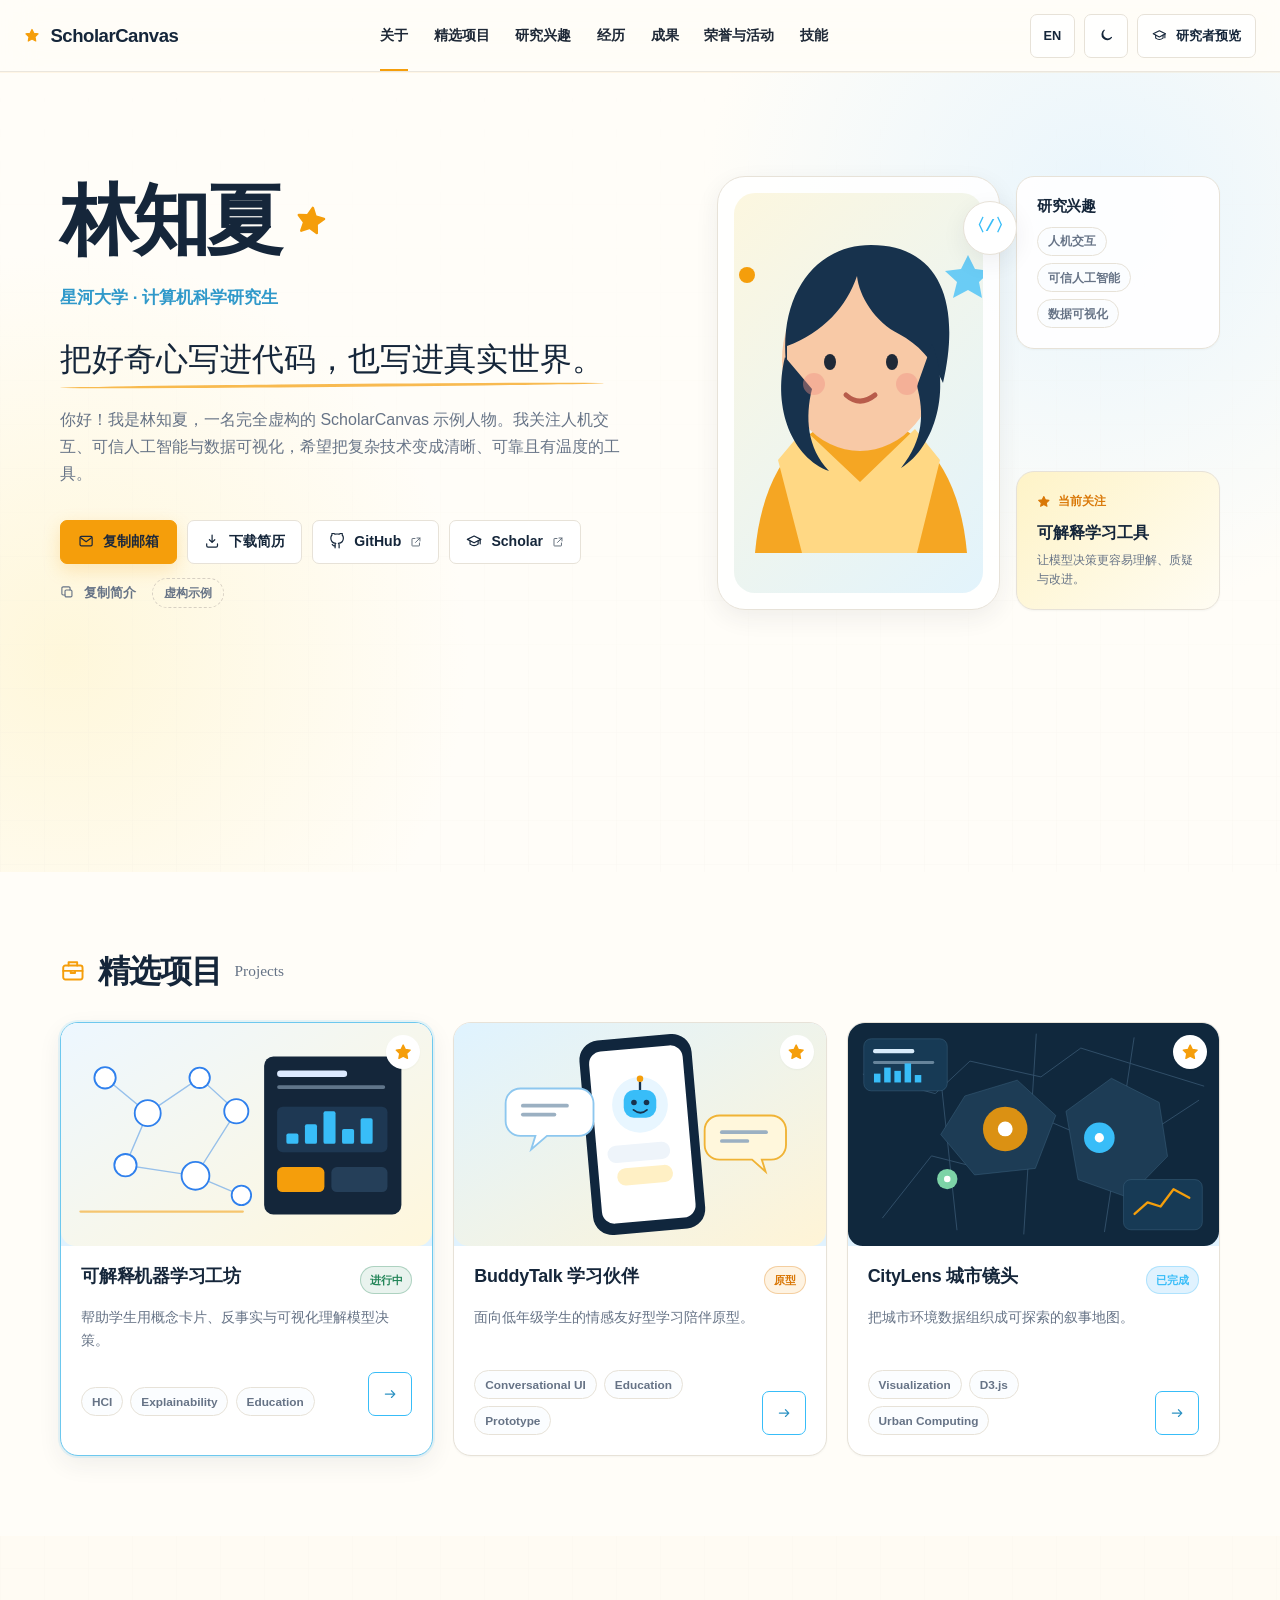
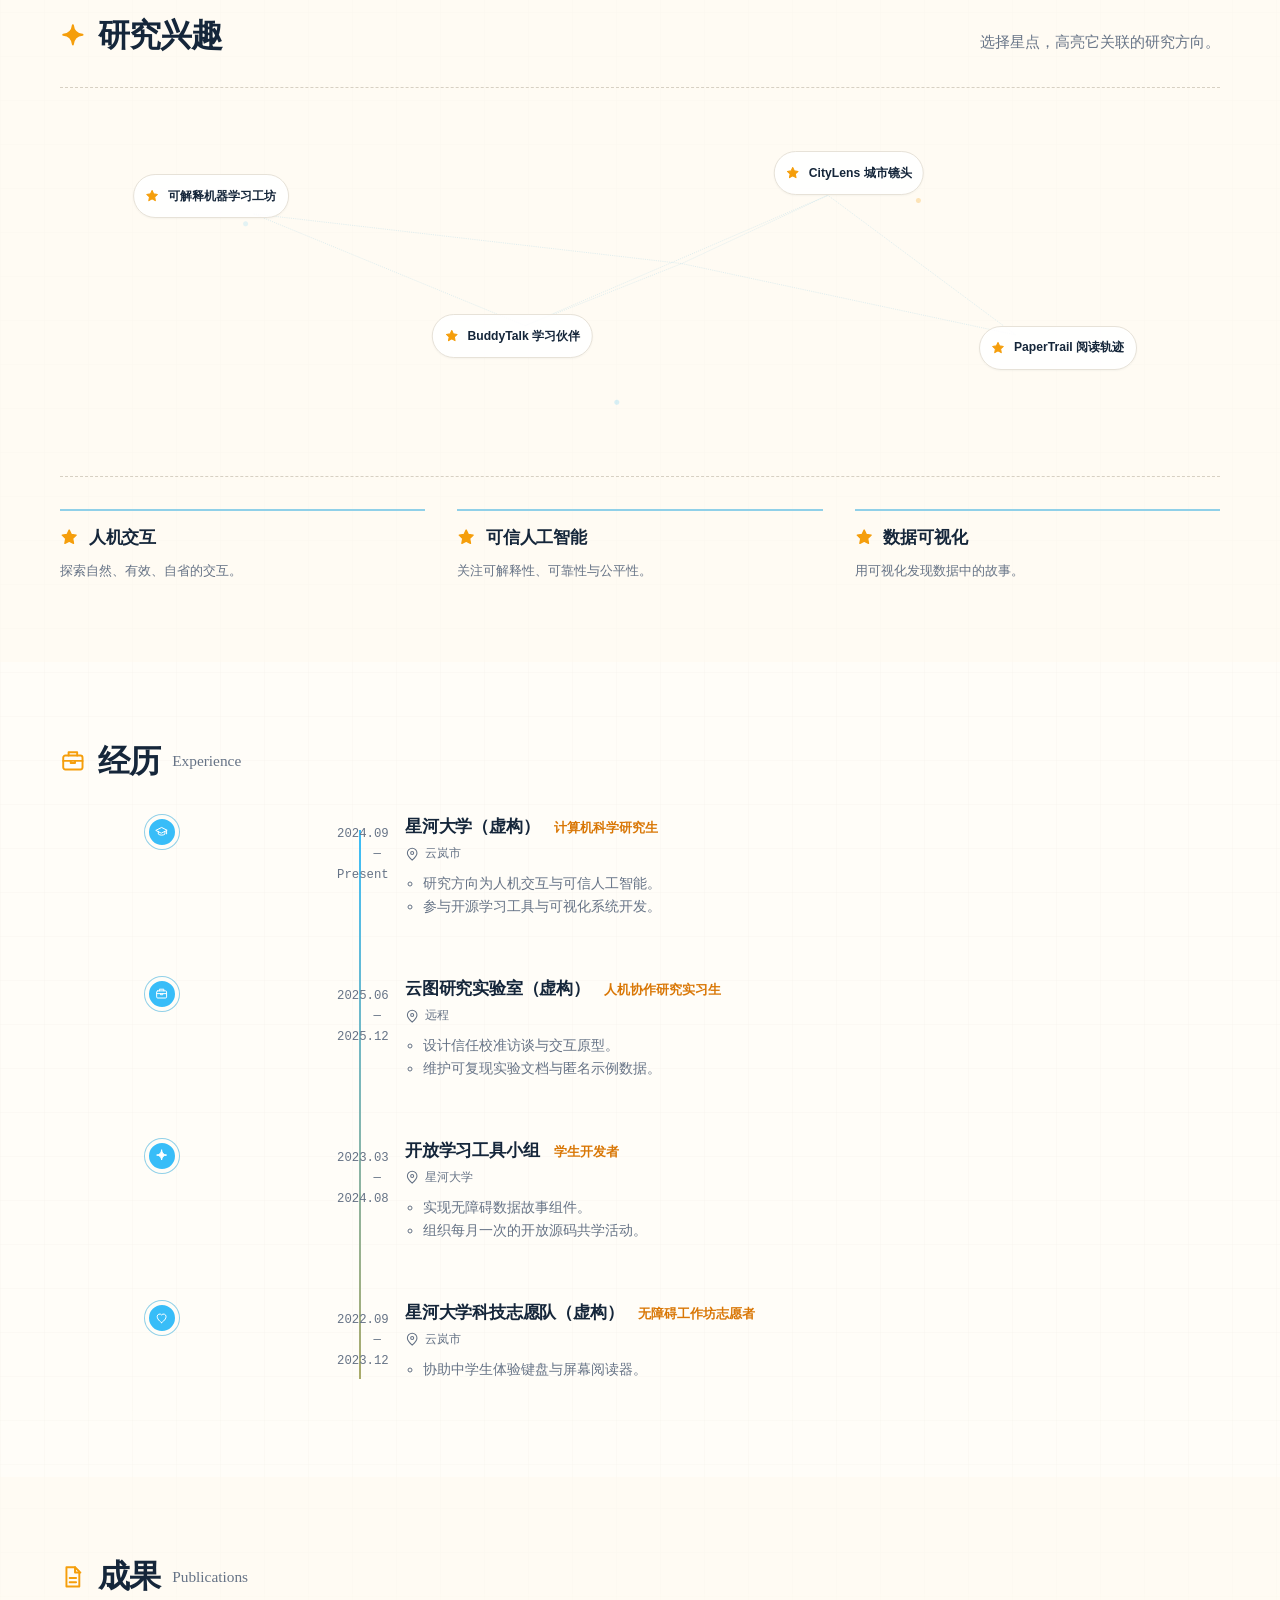
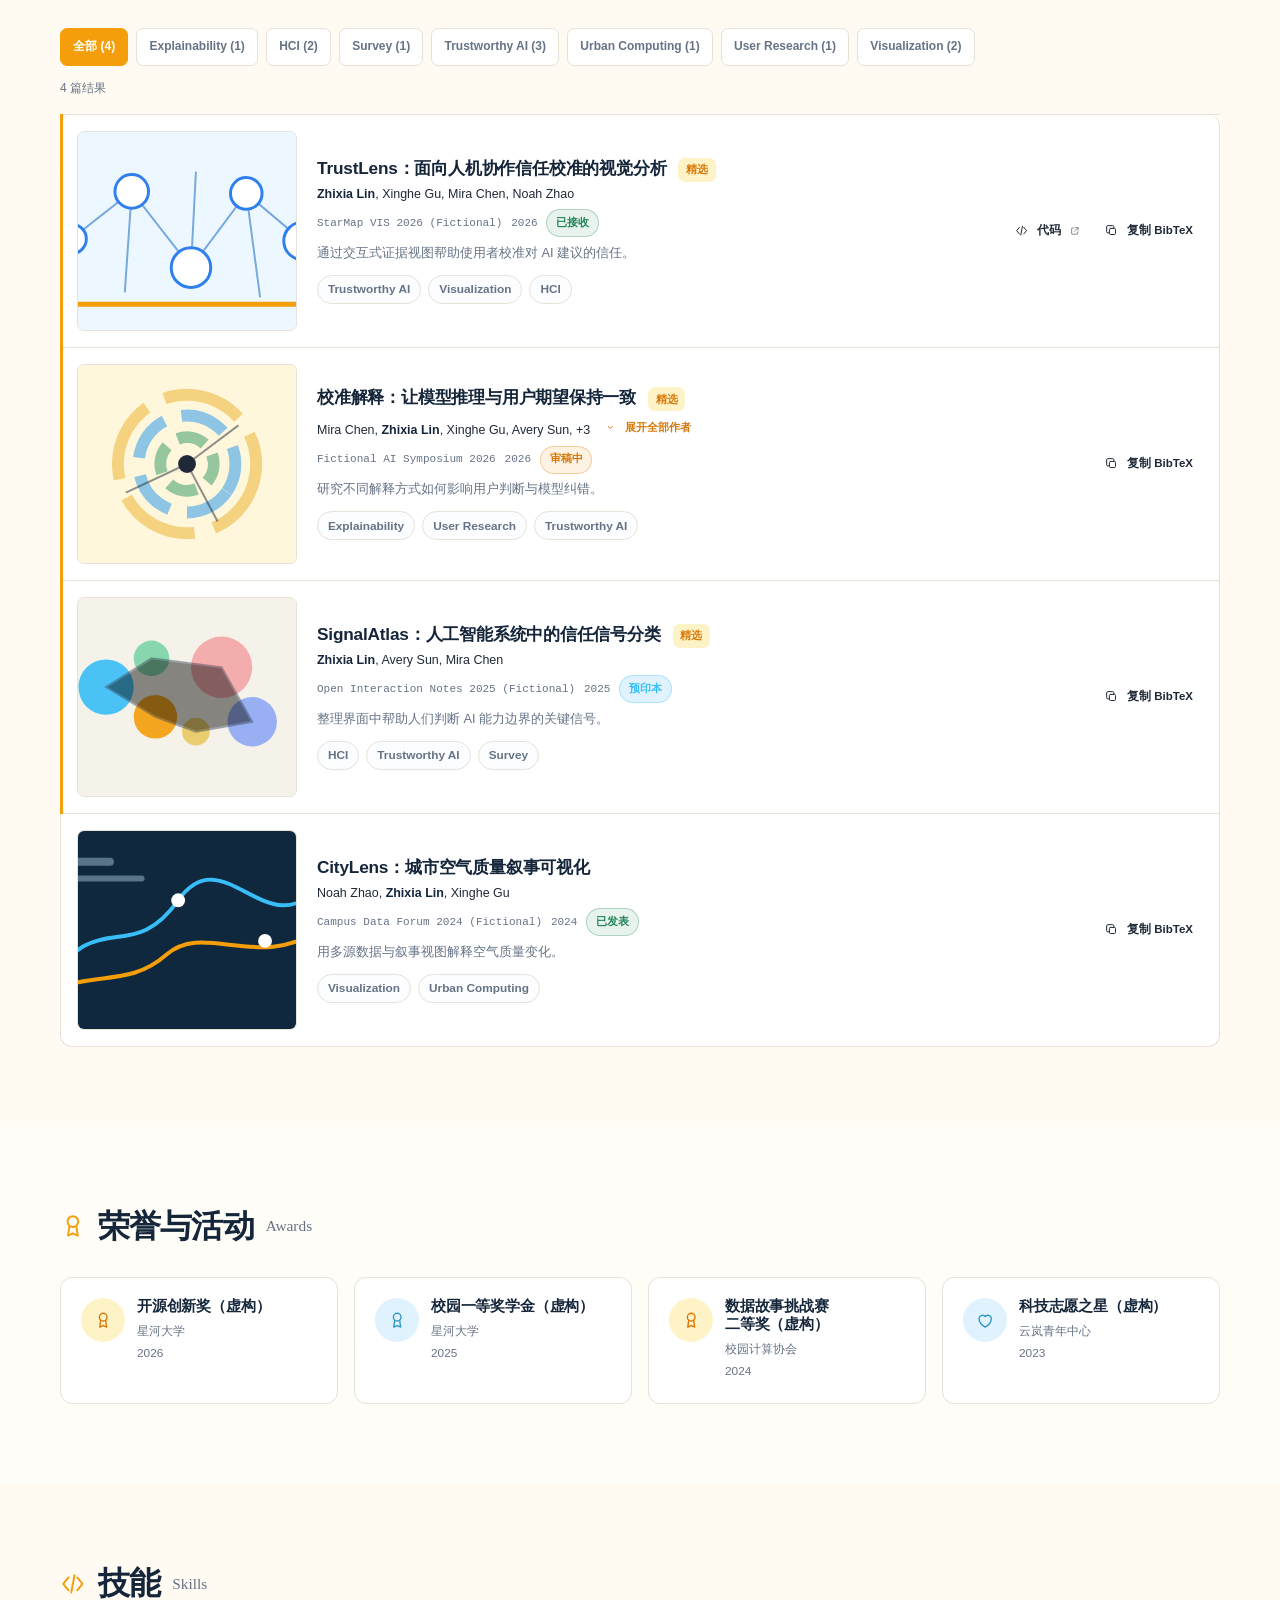
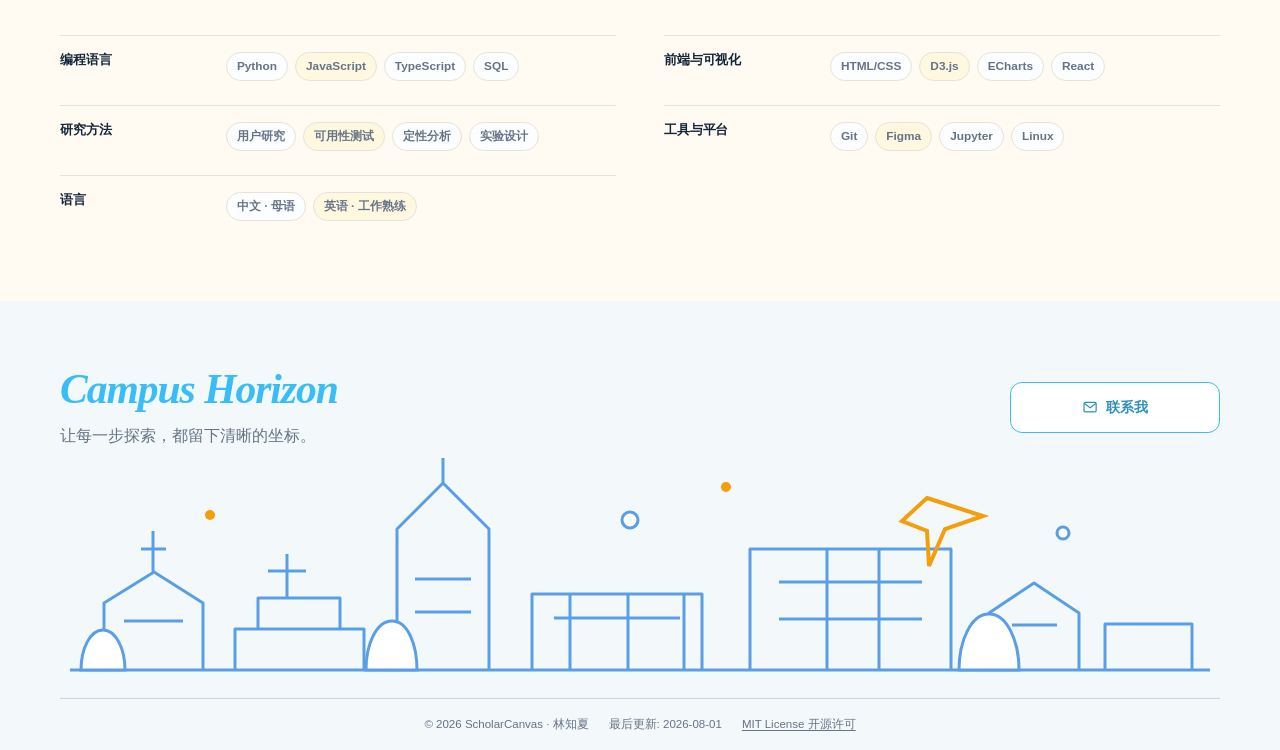
<file: index.html>
<!doctype html>
<html lang="zh-CN" data-theme="light">
  <head>
    <meta charset="utf-8">
    <meta name="viewport" content="width=device-width, initial-scale=1, viewport-fit=cover">
    <meta name="theme-color" content="#fffdf8">
    <meta name="color-scheme" content="light dark">
    <title>林知夏的学术主页｜ScholarCanvas 虚构示例</title>
    <meta name="description" content="ScholarCanvas 双语学术主页模板的虚构示例，展示项目、研究、论文与校园经历。">
    <meta name="keywords" content="academic homepage, student portfolio, researcher, bilingual">
    <meta name="author" content="ScholarCanvas Fictional Demo">
    <meta property="og:type" content="profile">
    <meta property="og:title" content="林知夏的学术主页｜ScholarCanvas 虚构示例">
    <meta property="og:description" content="一个双语、配置驱动、零后端的学术主页模板。">
    <meta property="og:image" content="https://owen2005-brilliant.github.io/ScholarCanvas/assets/illustrations/share-card.svg">
    <meta property="og:url" content="https://owen2005-brilliant.github.io/ScholarCanvas/">
    <meta name="twitter:card" content="summary_large_image">
    <meta name="twitter:title" content="ScholarCanvas Fictional Demo">
    <meta name="twitter:description" content="A bilingual, configuration-driven academic homepage template.">
    <meta name="twitter:image" content="https://owen2005-brilliant.github.io/ScholarCanvas/assets/illustrations/share-card.svg">
    <link rel="canonical" href="https://owen2005-brilliant.github.io/ScholarCanvas/">
    <link rel="icon" href="assets/icons/favicon.svg" type="image/svg+xml">

    <link rel="stylesheet" href="styles/tokens.css">
    <link rel="stylesheet" href="styles/base.css">
    <link rel="stylesheet" href="styles/layout.css">
    <link rel="stylesheet" href="styles/components.css">
    <link rel="stylesheet" href="styles/student.css">
    <link rel="stylesheet" href="styles/researcher.css">
    <link rel="stylesheet" href="styles/dark.css">
    <link rel="stylesheet" href="styles/responsive.css">

    <script id="person-jsonld" type="application/ld+json">{"@context":"https://schema.org","@type":"Person","name":"Zhixia Lin","description":"Fictional ScholarCanvas demo profile","url":"https://owen2005-brilliant.github.io/ScholarCanvas/","affiliation":{"@type":"EducationalOrganization","name":"Galaxy University (Fictional)"}}</script>
  </head>
  <body>
    <a class="skip-link" href="#main-content">跳到主要内容</a>

    <div id="app" aria-busy="true"></div>

    <noscript>
      <main class="no-script">
        <h1>ScholarCanvas</h1>
        <p>此模板使用原生 JavaScript 根据配置渲染页面。请启用 JavaScript 查看完整示例；你的数据仍保存在易于编辑的 <code>data/*.js</code> 文件中。</p>
        <p>This template uses native JavaScript to render structured configuration. Enable JavaScript to view the full demo.</p>
      </main>
    </noscript>

    <div id="toast-region" class="toast-region" role="status" aria-live="polite" aria-atomic="true"></div>
    <div id="modal-root"></div>

    <svg class="icon-sprite" aria-hidden="true" focusable="false">
      <symbol id="icon-star" viewBox="0 0 24 24"><path d="m12 2.7 2.8 5.7 6.3.9-4.6 4.4 1.1 6.3-5.6-3-5.6 3 1.1-6.3-4.6-4.4 6.3-.9z"/></symbol>
      <symbol id="icon-mail" viewBox="0 0 24 24"><rect x="3" y="5" width="18" height="14" rx="2"/><path d="m4 7 8 6 8-6"/></symbol>
      <symbol id="icon-copy" viewBox="0 0 24 24"><rect x="8" y="8" width="11" height="11" rx="2"/><path d="M16 8V5a2 2 0 0 0-2-2H5a2 2 0 0 0-2 2v9a2 2 0 0 0 2 2h3"/></symbol>
      <symbol id="icon-download" viewBox="0 0 24 24"><path d="M12 3v11m0 0 4-4m-4 4-4-4M4 16v3a2 2 0 0 0 2 2h12a2 2 0 0 0 2-2v-3"/></symbol>
      <symbol id="icon-github" viewBox="0 0 24 24"><path d="M15 22v-4c.1-1-.4-2-1.1-2.7 3.6-.4 7.4-1.8 7.4-8A6.2 6.2 0 0 0 19.6 3 5.8 5.8 0 0 0 19.4.2S18.1-.2 15 1.8a15 15 0 0 0-6 0C5.9-.2 4.6.2 4.6.2A5.8 5.8 0 0 0 4.4 3a6.2 6.2 0 0 0-1.7 4.3c0 6.2 3.8 7.6 7.4 8-.7.6-1.1 1.5-1.1 2.5V22"/><path d="M9 19c-3 .9-3-1.5-4.2-2"/></symbol>
      <symbol id="icon-scholar" viewBox="0 0 24 24"><path d="m2 9.5 10-5 10 5-10 5z"/><path d="M6 11.5v5c3.4 2.5 8.6 2.5 12 0v-5M21 10v6"/></symbol>
      <symbol id="icon-orcid" viewBox="0 0 24 24"><circle cx="12" cy="12" r="9"/><path d="M8 10v6m0-8v.1M11 10h2.2a3 3 0 0 1 0 6H11z"/></symbol>
      <symbol id="icon-sun" viewBox="0 0 24 24"><circle cx="12" cy="12" r="4"/><path d="M12 2v2m0 16v2M4.9 4.9l1.4 1.4m11.4 11.4 1.4 1.4M2 12h2m16 0h2M4.9 19.1l1.4-1.4M17.7 6.3l1.4-1.4"/></symbol>
      <symbol id="icon-moon" viewBox="0 0 24 24"><path d="M20.4 15.4A8 8 0 0 1 8.6 3.6 8.5 8.5 0 1 0 20.4 15.4z"/></symbol>
      <symbol id="icon-menu" viewBox="0 0 24 24"><path d="M4 7h16M4 12h16M4 17h16"/></symbol>
      <symbol id="icon-close" viewBox="0 0 24 24"><path d="m5 5 14 14M19 5 5 19"/></symbol>
      <symbol id="icon-arrow" viewBox="0 0 24 24"><path d="M5 12h14m-5-5 5 5-5 5"/></symbol>
      <symbol id="icon-up" viewBox="0 0 24 24"><path d="m6 14 6-6 6 6"/></symbol>
      <symbol id="icon-chevron" viewBox="0 0 24 24"><path d="m8 10 4 4 4-4"/></symbol>
      <symbol id="icon-paper" viewBox="0 0 24 24"><path d="M6 3h8l4 4v14H6z"/><path d="M14 3v5h5M9 13h6m-6 4h6"/></symbol>
      <symbol id="icon-code" viewBox="0 0 24 24"><path d="m8 6-5 6 5 6m8-12 5 6-5 6m-5.5 2 3-16"/></symbol>
      <symbol id="icon-link" viewBox="0 0 24 24"><path d="M10 13a5 5 0 0 0 7.1.1l2-2a5 5 0 0 0-7.1-7.1l-1.1 1.1M14 11a5 5 0 0 0-7.1-.1l-2 2A5 5 0 0 0 12 20l1.1-1.1"/></symbol>
      <symbol id="icon-briefcase" viewBox="0 0 24 24"><rect x="3" y="7" width="18" height="13" rx="2"/><path d="M8 7V4h8v3M3 12h18M10 12v2h4v-2"/></symbol>
      <symbol id="icon-award" viewBox="0 0 24 24"><circle cx="12" cy="8" r="5"/><path d="m8.8 12-1.3 9 4.5-2 4.5 2-1.3-9"/></symbol>
      <symbol id="icon-spark" viewBox="0 0 24 24"><path d="M12 2c.6 5.7 3.3 8.4 9 9-5.7.6-8.4 3.3-9 9-.6-5.7-3.3-8.4-9-9 5.7-.6 8.4-3.3 9-9z"/></symbol>
      <symbol id="icon-location" viewBox="0 0 24 24"><path d="M20 10c0 5-8 12-8 12S4 15 4 10a8 8 0 1 1 16 0z"/><circle cx="12" cy="10" r="2.5"/></symbol>
      <symbol id="icon-teaching" viewBox="0 0 24 24"><path d="M4 5h12a2 2 0 0 1 2 2v12H6a2 2 0 0 1-2-2z"/><path d="M18 7h2v12H8m0-9h6m-6 4h6"/></symbol>
      <symbol id="icon-service" viewBox="0 0 24 24"><path d="M12 21s-8-4.7-8-11a4.5 4.5 0 0 1 8-2.8A4.5 4.5 0 0 1 20 10c0 6.3-8 11-8 11z"/></symbol>
      <symbol id="icon-external" viewBox="0 0 24 24"><path d="M14 4h6v6m0-6-9 9"/><path d="M19 14v5a1 1 0 0 1-1 1H5a1 1 0 0 1-1-1V6a1 1 0 0 1 1-1h5"/></symbol>
    </svg>

    <script defer src="data/site.js"></script>
    <script defer src="data/profile.js"></script>
    <script defer src="data/news.js"></script>
    <script defer src="data/publications.js"></script>
    <script defer src="data/projects.js"></script>
    <script defer src="data/experience.js"></script>
    <script defer src="data/awards.js"></script>
    <script defer src="data/skills.js"></script>
    <script defer src="data/teaching.js"></script>
    <script defer src="data/service.js"></script>
    <script defer src="src/i18n.js"></script>
    <script defer src="src/theme.js"></script>
    <script defer src="src/accessibility.js"></script>
    <script defer src="src/interactions.js"></script>
    <script defer src="src/renderer.js"></script>
    <script defer src="src/components/hero.js"></script>
    <script defer src="src/components/news.js"></script>
    <script defer src="src/components/publications.js"></script>
    <script defer src="src/components/projects.js"></script>
    <script defer src="src/components/experience.js"></script>
    <script defer src="src/components/awards.js"></script>
    <script defer src="src/components/skills.js"></script>
    <script defer src="src/components/teaching.js"></script>
    <script defer src="src/components/service.js"></script>
    <script defer src="src/components/footer.js"></script>
    <script defer src="src/app.js"></script>
  </body>
</html>
</file>
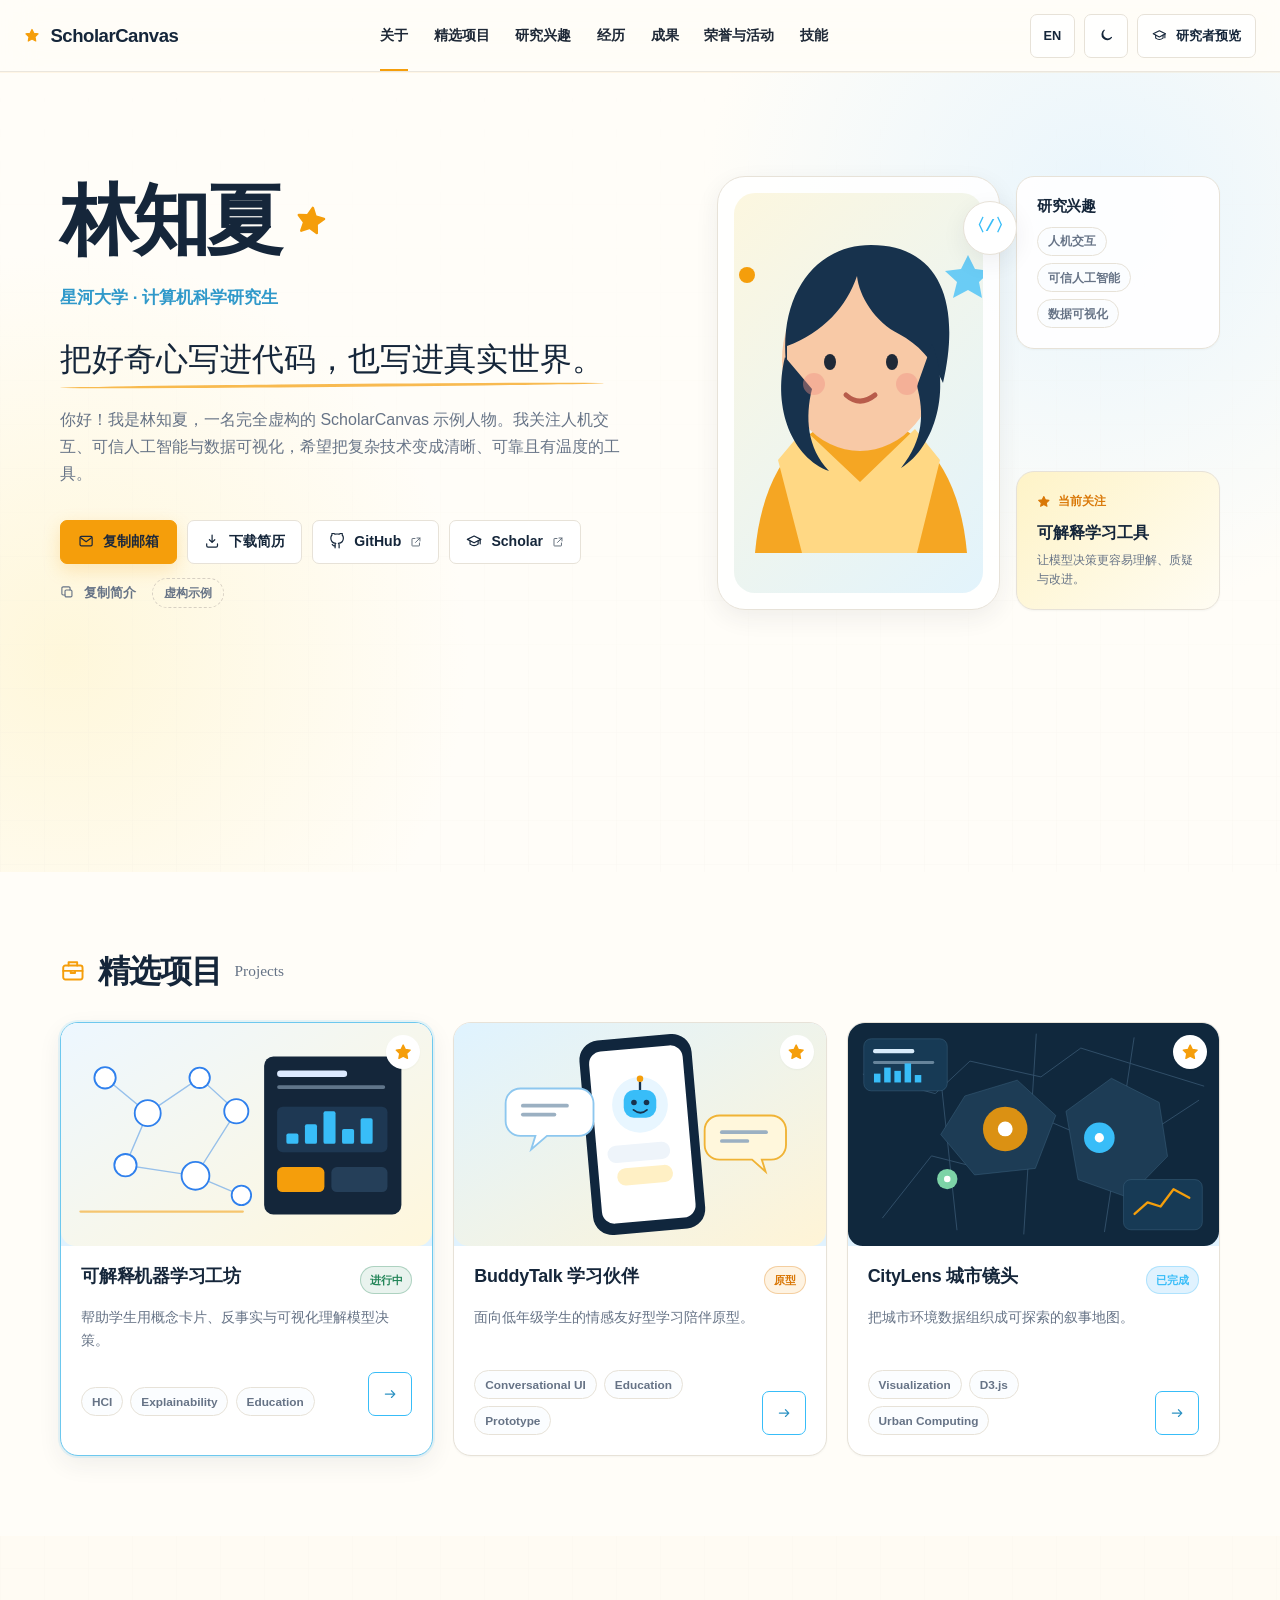
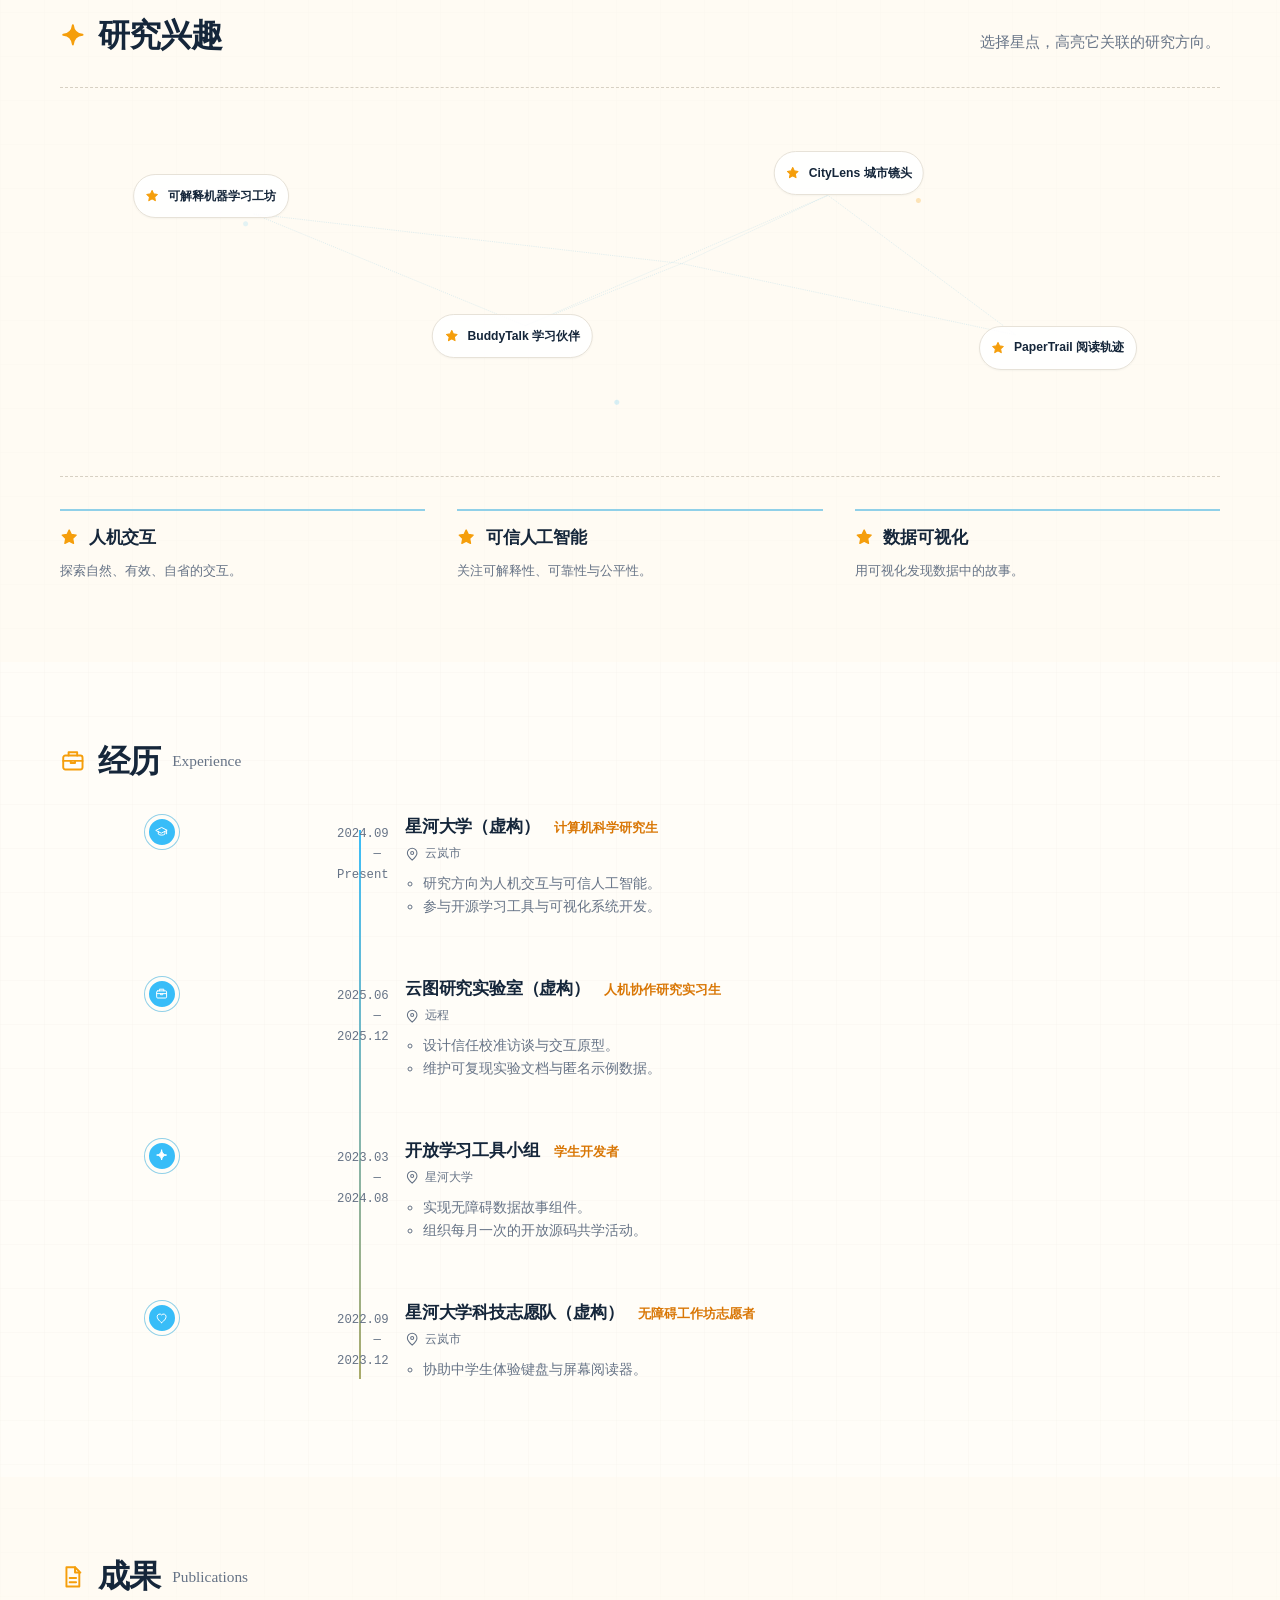
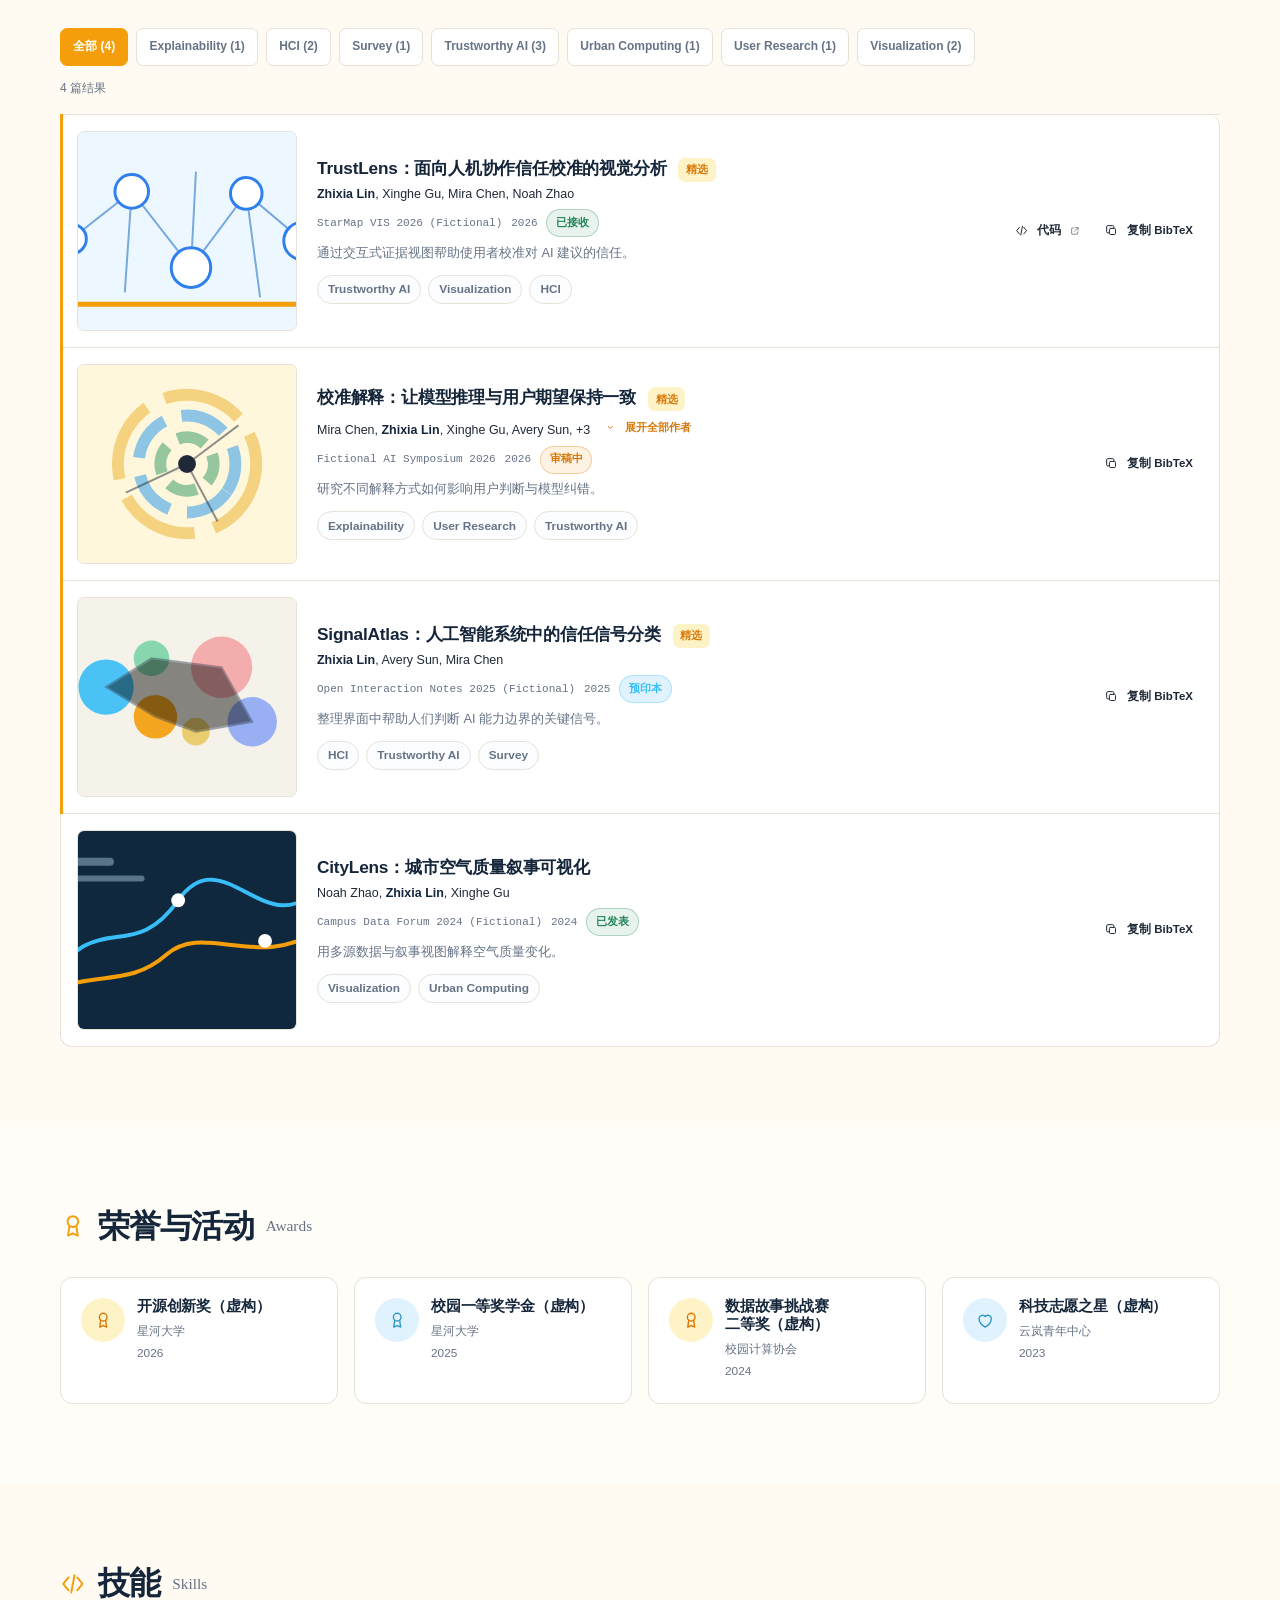
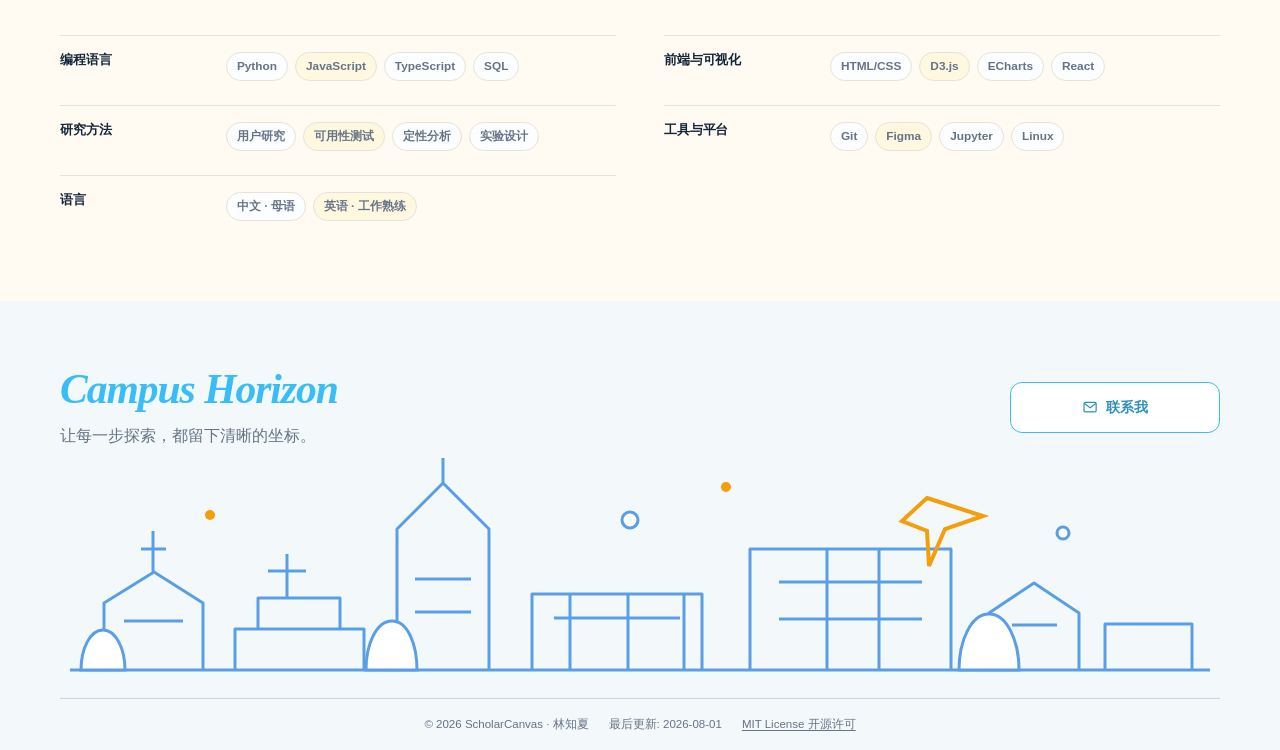
<file: setup/preview/index.html>
<!doctype html>
<html lang="zh-CN" data-theme="light">
  <head>
    <meta charset="utf-8">
    <meta name="viewport" content="width=device-width, initial-scale=1, viewport-fit=cover">
    <meta name="color-scheme" content="light dark">
    <meta name="robots" content="noindex, nofollow">
    <base href="../../">
    <title>ScholarCanvas Setup Preview</title>
    <meta name="description" content="ScholarCanvas setup preview">
    <meta property="og:title" content="ScholarCanvas Setup Preview">
    <meta property="og:description" content="ScholarCanvas setup preview">
    <meta property="og:image" content="">
    <meta property="og:url" content="">
    <meta name="twitter:title" content="ScholarCanvas Setup Preview">
    <meta name="twitter:description" content="ScholarCanvas setup preview">
    <meta name="twitter:image" content="">
    <link rel="stylesheet" href="styles/tokens.css">
    <link rel="stylesheet" href="styles/base.css">
    <link rel="stylesheet" href="styles/layout.css">
    <link rel="stylesheet" href="styles/components.css">
    <link rel="stylesheet" href="styles/student.css">
    <link rel="stylesheet" href="styles/researcher.css">
    <link rel="stylesheet" href="styles/dark.css">
    <link rel="stylesheet" href="styles/responsive.css">
  </head>
  <body>
    <a class="skip-link" href="#main-content">跳到主要内容</a>
    <div id="app" aria-busy="true"></div>
    <div id="toast-region" class="toast-region" role="status" aria-live="polite" aria-atomic="true"></div>
    <div id="modal-root"></div>
    <svg class="icon-sprite" aria-hidden="true" focusable="false">
      <symbol id="icon-star" viewBox="0 0 24 24"><path d="m12 2.7 2.8 5.7 6.3.9-4.6 4.4 1.1 6.3-5.6-3-5.6 3 1.1-6.3-4.6-4.4 6.3-.9z"/></symbol>
      <symbol id="icon-mail" viewBox="0 0 24 24"><rect x="3" y="5" width="18" height="14" rx="2"/><path d="m4 7 8 6 8-6"/></symbol>
      <symbol id="icon-copy" viewBox="0 0 24 24"><rect x="8" y="8" width="11" height="11" rx="2"/><path d="M16 8V5a2 2 0 0 0-2-2H5a2 2 0 0 0-2 2v9a2 2 0 0 0 2 2h3"/></symbol>
      <symbol id="icon-download" viewBox="0 0 24 24"><path d="M12 3v11m0 0 4-4m-4 4-4-4M4 16v3a2 2 0 0 0 2 2h12a2 2 0 0 0 2-2v-3"/></symbol>
      <symbol id="icon-github" viewBox="0 0 24 24"><path d="M15 22v-4c.1-1-.4-2-1.1-2.7 3.6-.4 7.4-1.8 7.4-8A6.2 6.2 0 0 0 19.6 3 5.8 5.8 0 0 0 19.4.2S18.1-.2 15 1.8a15 15 0 0 0-6 0C5.9-.2 4.6.2 4.6.2A5.8 5.8 0 0 0 4.4 3a6.2 6.2 0 0 0-1.7 4.3c0 6.2 3.8 7.6 7.4 8-.7.6-1.1 1.5-1.1 2.5V22"/><path d="M9 19c-3 .9-3-1.5-4.2-2"/></symbol>
      <symbol id="icon-scholar" viewBox="0 0 24 24"><path d="m2 9.5 10-5 10 5-10 5z"/><path d="M6 11.5v5c3.4 2.5 8.6 2.5 12 0v-5M21 10v6"/></symbol>
      <symbol id="icon-orcid" viewBox="0 0 24 24"><circle cx="12" cy="12" r="9"/><path d="M8 10v6m0-8v.1M11 10h2.2a3 3 0 0 1 0 6H11z"/></symbol>
      <symbol id="icon-sun" viewBox="0 0 24 24"><circle cx="12" cy="12" r="4"/><path d="M12 2v2m0 16v2M4.9 4.9l1.4 1.4m11.4 11.4 1.4 1.4M2 12h2m16 0h2M4.9 19.1l1.4-1.4M17.7 6.3l1.4-1.4"/></symbol>
      <symbol id="icon-moon" viewBox="0 0 24 24"><path d="M20.4 15.4A8 8 0 0 1 8.6 3.6 8.5 8.5 0 1 0 20.4 15.4z"/></symbol>
      <symbol id="icon-menu" viewBox="0 0 24 24"><path d="M4 7h16M4 12h16M4 17h16"/></symbol>
      <symbol id="icon-close" viewBox="0 0 24 24"><path d="m5 5 14 14M19 5 5 19"/></symbol>
      <symbol id="icon-arrow" viewBox="0 0 24 24"><path d="M5 12h14m-5-5 5 5-5 5"/></symbol>
      <symbol id="icon-up" viewBox="0 0 24 24"><path d="m6 14 6-6 6 6"/></symbol>
      <symbol id="icon-chevron" viewBox="0 0 24 24"><path d="m8 10 4 4 4-4"/></symbol>
      <symbol id="icon-paper" viewBox="0 0 24 24"><path d="M6 3h8l4 4v14H6z"/><path d="M14 3v5h5M9 13h6m-6 4h6"/></symbol>
      <symbol id="icon-code" viewBox="0 0 24 24"><path d="m8 6-5 6 5 6m8-12 5 6-5 6m-5.5 2 3-16"/></symbol>
      <symbol id="icon-link" viewBox="0 0 24 24"><path d="M10 13a5 5 0 0 0 7.1.1l2-2a5 5 0 0 0-7.1-7.1l-1.1 1.1M14 11a5 5 0 0 0-7.1-.1l-2 2A5 5 0 0 0 12 20l1.1-1.1"/></symbol>
      <symbol id="icon-briefcase" viewBox="0 0 24 24"><rect x="3" y="7" width="18" height="13" rx="2"/><path d="M8 7V4h8v3M3 12h18M10 12v2h4v-2"/></symbol>
      <symbol id="icon-award" viewBox="0 0 24 24"><circle cx="12" cy="8" r="5"/><path d="m8.8 12-1.3 9 4.5-2 4.5 2-1.3-9"/></symbol>
      <symbol id="icon-spark" viewBox="0 0 24 24"><path d="M12 2c.6 5.7 3.3 8.4 9 9-5.7.6-8.4 3.3-9 9-.6-5.7-3.3-8.4-9-9 5.7-.6 8.4-3.3 9-9z"/></symbol>
      <symbol id="icon-location" viewBox="0 0 24 24"><path d="M20 10c0 5-8 12-8 12S4 15 4 10a8 8 0 1 1 16 0z"/><circle cx="12" cy="10" r="2.5"/></symbol>
      <symbol id="icon-teaching" viewBox="0 0 24 24"><path d="M4 5h12a2 2 0 0 1 2 2v12H6a2 2 0 0 1-2-2z"/><path d="M18 7h2v12H8m0-9h6m-6 4h6"/></symbol>
      <symbol id="icon-service" viewBox="0 0 24 24"><path d="M12 21s-8-4.7-8-11a4.5 4.5 0 0 1 8-2.8A4.5 4.5 0 0 1 20 10c0 6.3-8 11-8 11z"/></symbol>
      <symbol id="icon-external" viewBox="0 0 24 24"><path d="M14 4h6v6m0-6-9 9"/><path d="M19 14v5a1 1 0 0 1-1 1H5a1 1 0 0 1-1-1V6a1 1 0 0 1 1-1h5"/></symbol>
    </svg>

    <script defer src="data/site.js"></script>
    <script defer src="data/profile.js"></script>
    <script defer src="data/news.js"></script>
    <script defer src="data/publications.js"></script>
    <script defer src="data/projects.js"></script>
    <script defer src="data/experience.js"></script>
    <script defer src="data/awards.js"></script>
    <script defer src="data/skills.js"></script>
    <script defer src="data/teaching.js"></script>
    <script defer src="data/service.js"></script>
    <script defer src="setup/schema.js"></script>
    <script defer src="setup/validators.js?v=1.1.0-seo-1"></script>
    <script defer src="src/i18n.js"></script>
    <script defer src="src/theme.js"></script>
    <script defer src="src/accessibility.js"></script>
    <script defer src="src/interactions.js"></script>
    <script defer src="src/renderer.js"></script>
    <script defer src="src/components/hero.js"></script>
    <script defer src="src/components/news.js"></script>
    <script defer src="src/components/publications.js"></script>
    <script defer src="src/components/projects.js"></script>
    <script defer src="src/components/experience.js"></script>
    <script defer src="src/components/awards.js"></script>
    <script defer src="src/components/skills.js"></script>
    <script defer src="src/components/teaching.js"></script>
    <script defer src="src/components/service.js"></script>
    <script defer src="src/components/footer.js"></script>
    <script defer src="setup/preview/bootstrap.js?v=1.1.0-seo-1"></script>
    <script defer src="src/app.js"></script>
  </body>
</html>
</file>
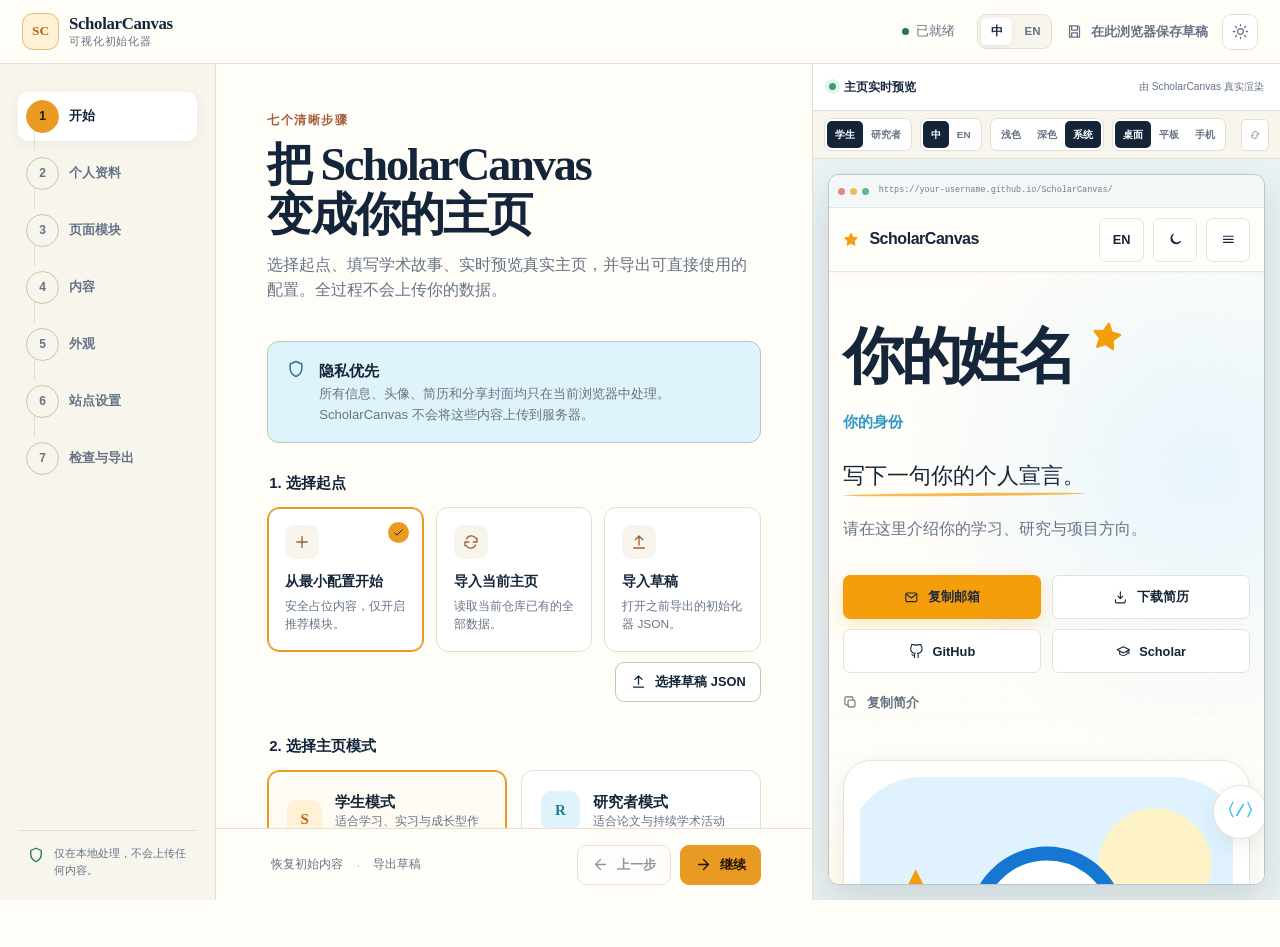
<file: setup.html>
<!doctype html>
<html lang="zh-CN" data-setup-theme="light">
<head>
  <meta charset="utf-8">
  <meta name="viewport" content="width=device-width, initial-scale=1">
  <meta name="color-scheme" content="light dark">
  <meta name="robots" content="noindex, nofollow">
  <title>ScholarCanvas Visual Setup</title>
  <meta name="description" content="Configure and export a bilingual ScholarCanvas academic homepage entirely in your browser.">
  <link rel="icon" href="assets/icons/favicon.svg" type="image/svg+xml">
  <link rel="stylesheet" href="styles/tokens.css">
  <link rel="stylesheet" href="styles/base.css">
  <link rel="stylesheet" href="setup/setup.css?v=1.1.0-seo-1">
  <link rel="stylesheet" href="setup/setup-responsive.css?v=1.1.0-seo-1">
</head>
<body class="setup-page">
  <a class="setup-skip-link" href="#setup-main">跳到向导内容 / Skip to setup</a>
  <div id="setup-app" aria-busy="true"></div>
  <div id="setup-dialog-root"></div>
  <div id="setup-toast-region" class="setup-toast-region" role="status" aria-live="polite" aria-atomic="true"></div>
  <div id="setup-announcer" class="setup-sr-only" aria-live="polite" aria-atomic="true"></div>
  <noscript><p class="setup-noscript">ScholarCanvas Visual Setup requires JavaScript, but it does not send your data to a server.</p></noscript>

  <script src="data/site.js"></script>
  <script src="data/profile.js"></script>
  <script src="data/news.js"></script>
  <script src="data/publications.js"></script>
  <script src="data/projects.js"></script>
  <script src="data/experience.js"></script>
  <script src="data/awards.js"></script>
  <script src="data/skills.js"></script>
  <script src="data/teaching.js"></script>
  <script src="data/service.js"></script>
  <script src="setup/schema.js?v=1.1.0-seo-1"></script>
  <script src="setup/seo.js?v=1.1.0-seo-1"></script>
  <script src="setup/state.js?v=1.1.0-seo-1"></script>
  <script src="setup/validators.js?v=1.1.0-seo-1"></script>
  <script src="setup/serializer.js?v=1.1.0-seo-1"></script>
  <script src="setup/exporter.js?v=1.1.0-seo-1"></script>
  <script src="setup/importer.js?v=1.1.0-seo-1"></script>
  <script src="setup/file-system.js?v=1.1.0-seo-1"></script>
  <script src="setup/preview-bridge.js?v=1.1.0-seo-1"></script>
  <script src="setup/ui.js"></script>
  <script src="setup/components/welcome.js"></script>
  <script src="setup/components/stepper.js"></script>
  <script src="setup/components/identity-form.js"></script>
  <script src="setup/components/section-selector.js"></script>
  <script src="setup/components/repeater-editor.js"></script>
  <script src="setup/components/content-editor.js"></script>
  <script src="setup/components/branding-form.js?v=1.1.0-seo-1"></script>
  <script src="setup/components/preview-toolbar.js"></script>
  <script src="setup/components/export-panel.js?v=1.1.0-preview-4"></script>
  <script src="setup/components/confirmation-dialog.js"></script>
  <script src="setup/setup.js?v=1.1.0-seo-1"></script>
</body>
</html>
</file>
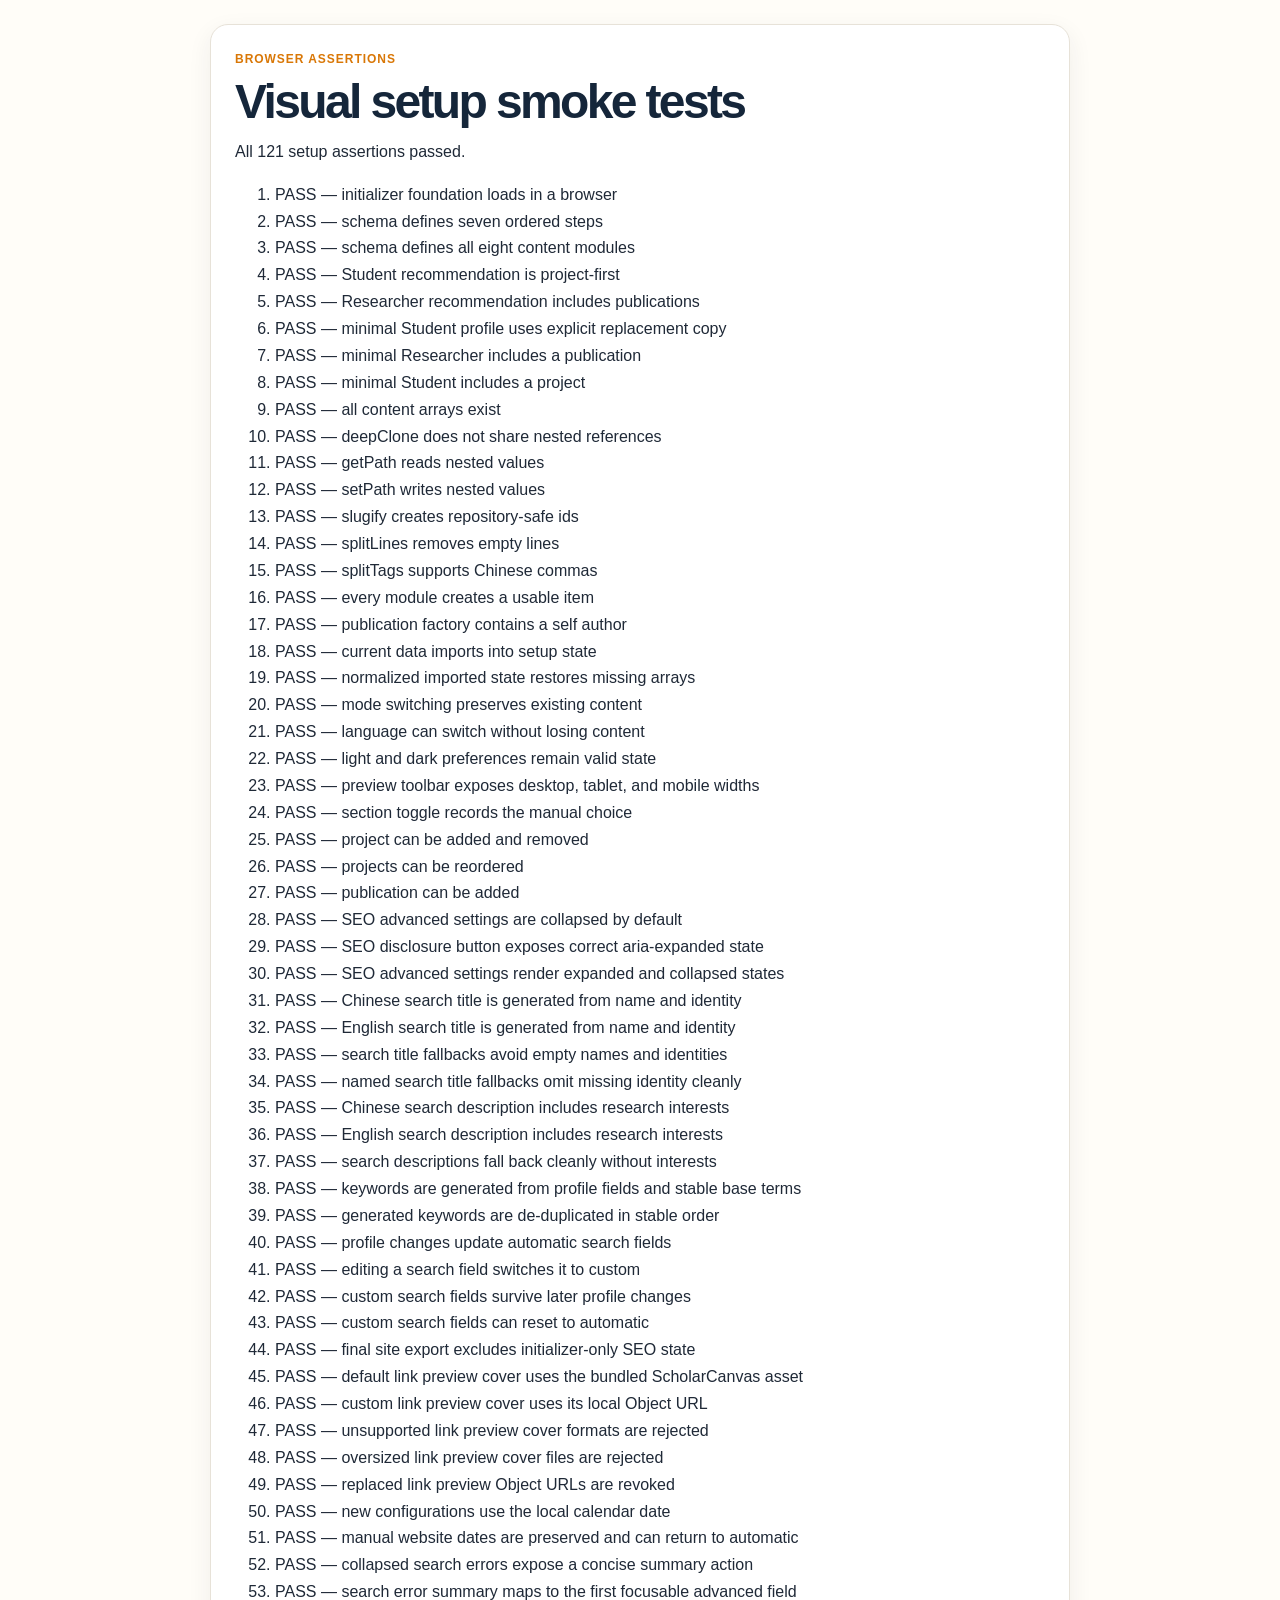
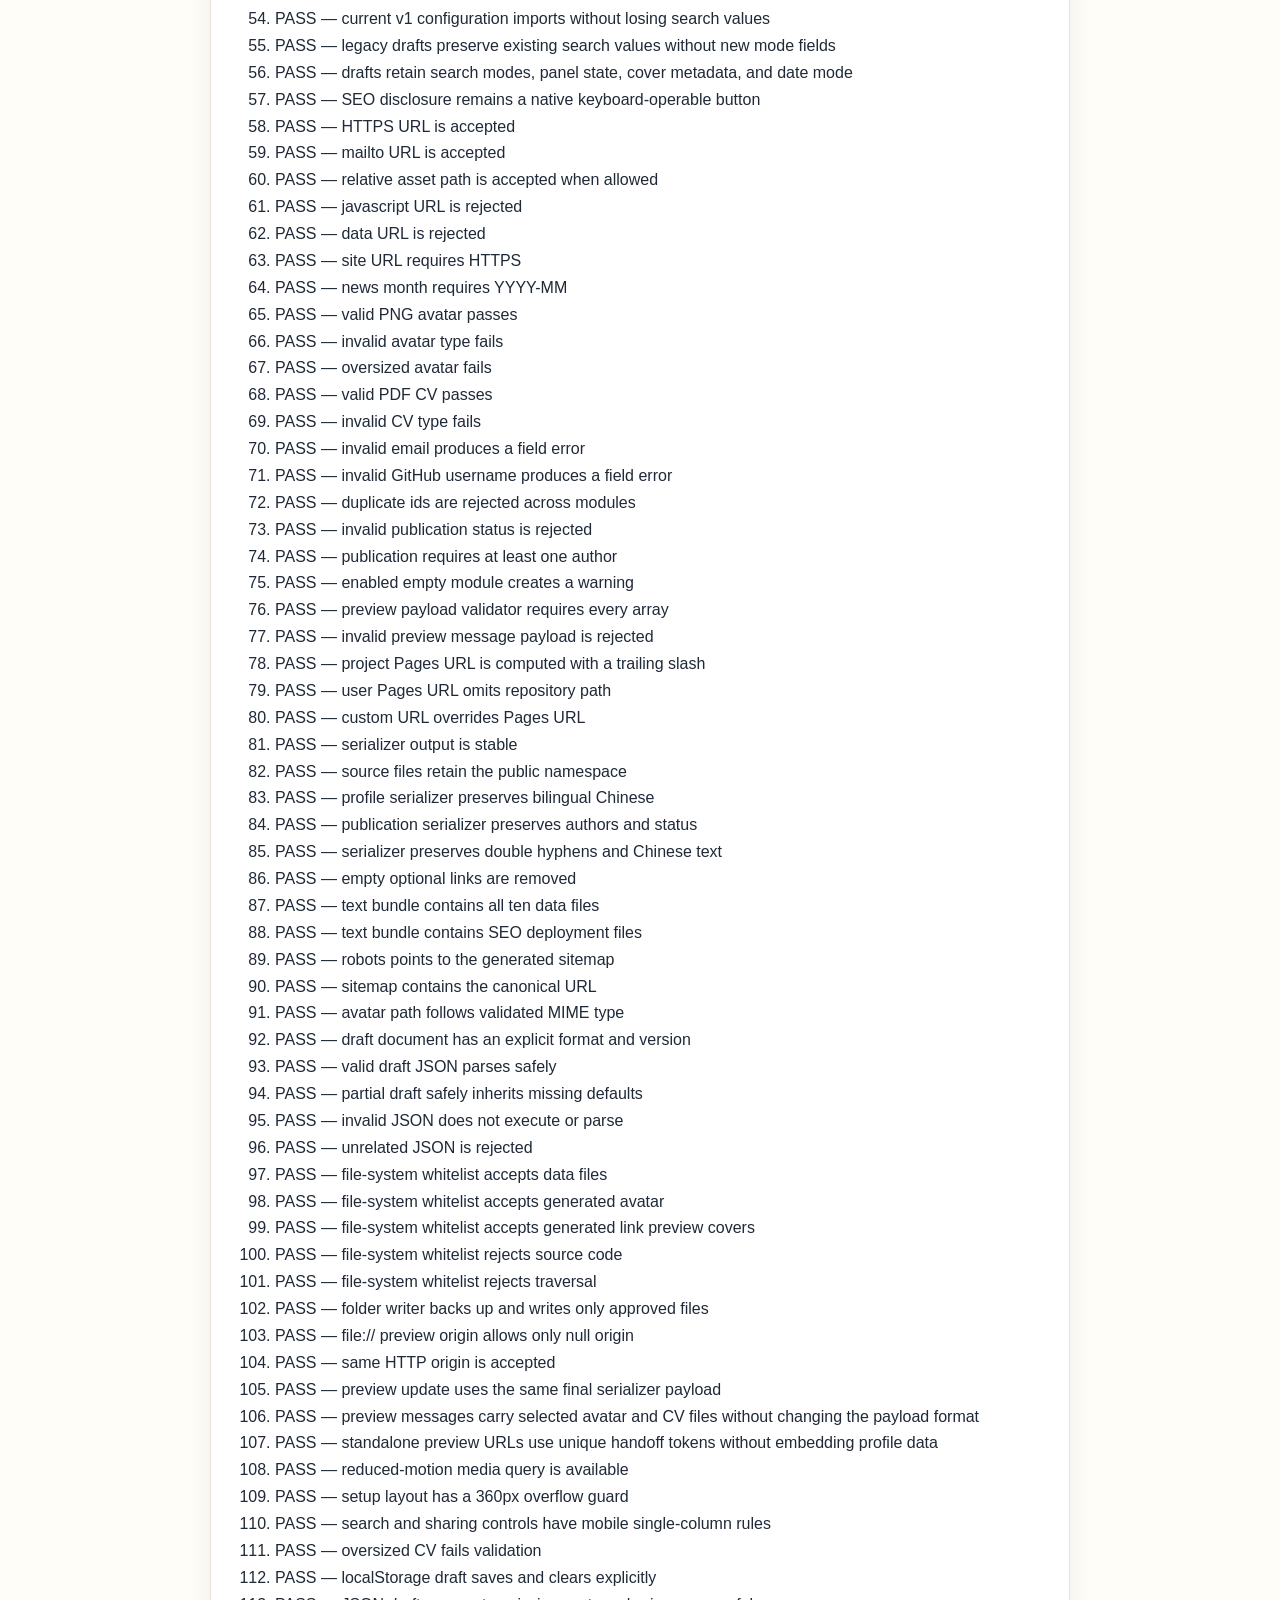
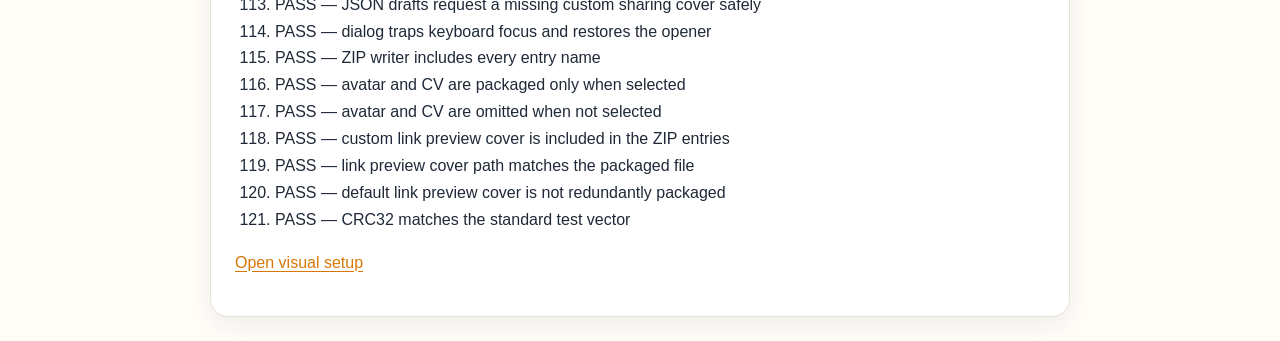
<file: tests/setup-smoke.html>
<!doctype html>
<html lang="en">
<head>
  <meta charset="utf-8">
  <meta name="viewport" content="width=device-width, initial-scale=1">
  <base href="../">
  <title>ScholarCanvas setup smoke tests</title>
  <link rel="icon" href="assets/icons/favicon.svg" type="image/svg+xml">
  <link rel="stylesheet" href="styles/tokens.css">
  <link rel="stylesheet" href="styles/base.css">
  <link rel="stylesheet" href="tests/smoke.css">
  <link rel="stylesheet" href="setup/setup.css?v=1.1.0-seo-1">
  <link rel="stylesheet" href="setup/setup-responsive.css?v=1.1.0-seo-1">
</head>
<body>
  <section class="smoke-panel" aria-labelledby="setup-smoke-title">
    <p class="smoke-label">Browser assertions</p>
    <h1 id="setup-smoke-title">Visual setup smoke tests</h1>
    <p id="setup-smoke-summary" role="status" aria-live="polite">Running…</p>
    <ol id="setup-smoke-results"></ol>
    <p><a href="setup.html">Open visual setup</a></p>
  </section>
  <div id="setup-dialog-root"></div>
  <div id="setup-toast-region" role="status" aria-live="polite"></div>
  <div id="setup-announcer" aria-live="polite"></div>

  <script src="data/site.js"></script>
  <script src="data/profile.js"></script>
  <script src="data/news.js"></script>
  <script src="data/publications.js"></script>
  <script src="data/projects.js"></script>
  <script src="data/experience.js"></script>
  <script src="data/awards.js"></script>
  <script src="data/skills.js"></script>
  <script src="data/teaching.js"></script>
  <script src="data/service.js"></script>
  <script src="setup/schema.js?v=1.1.0-seo-1"></script>
  <script src="setup/seo.js?v=1.1.0-seo-1"></script>
  <script src="setup/state.js?v=1.1.0-seo-1"></script>
  <script src="setup/validators.js?v=1.1.0-seo-1"></script>
  <script src="setup/serializer.js?v=1.1.0-seo-1"></script>
  <script src="setup/exporter.js?v=1.1.0-seo-1"></script>
  <script src="setup/importer.js?v=1.1.0-seo-1"></script>
  <script src="setup/file-system.js?v=1.1.0-seo-1"></script>
  <script src="setup/preview-bridge.js?v=1.1.0-seo-1"></script>
  <script src="setup/ui.js"></script>
  <script src="setup/components/branding-form.js?v=1.1.0-seo-1"></script>
  <script src="setup/components/preview-toolbar.js"></script>
  <script src="setup/components/confirmation-dialog.js"></script>
  <script src="tests/setup-smoke.js?v=1.1.0-seo-1"></script>
</body>
</html>
</file>
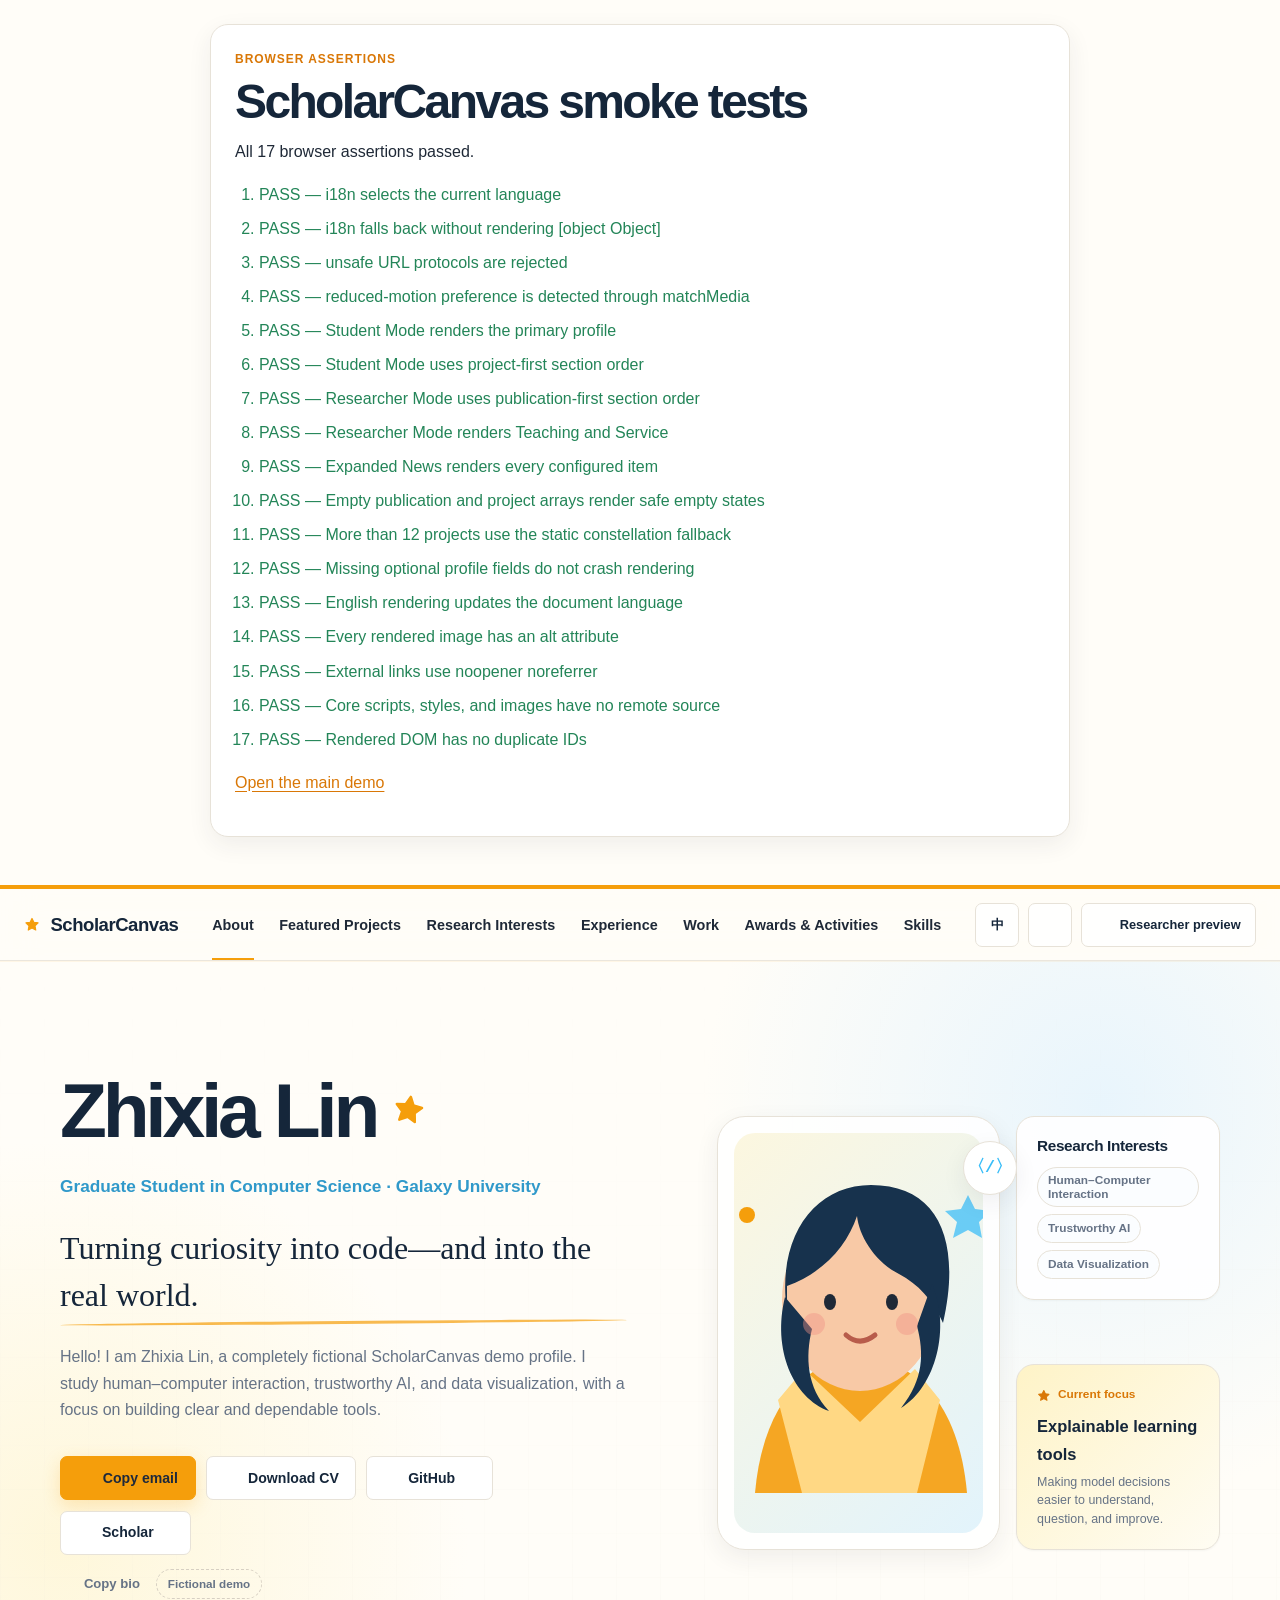
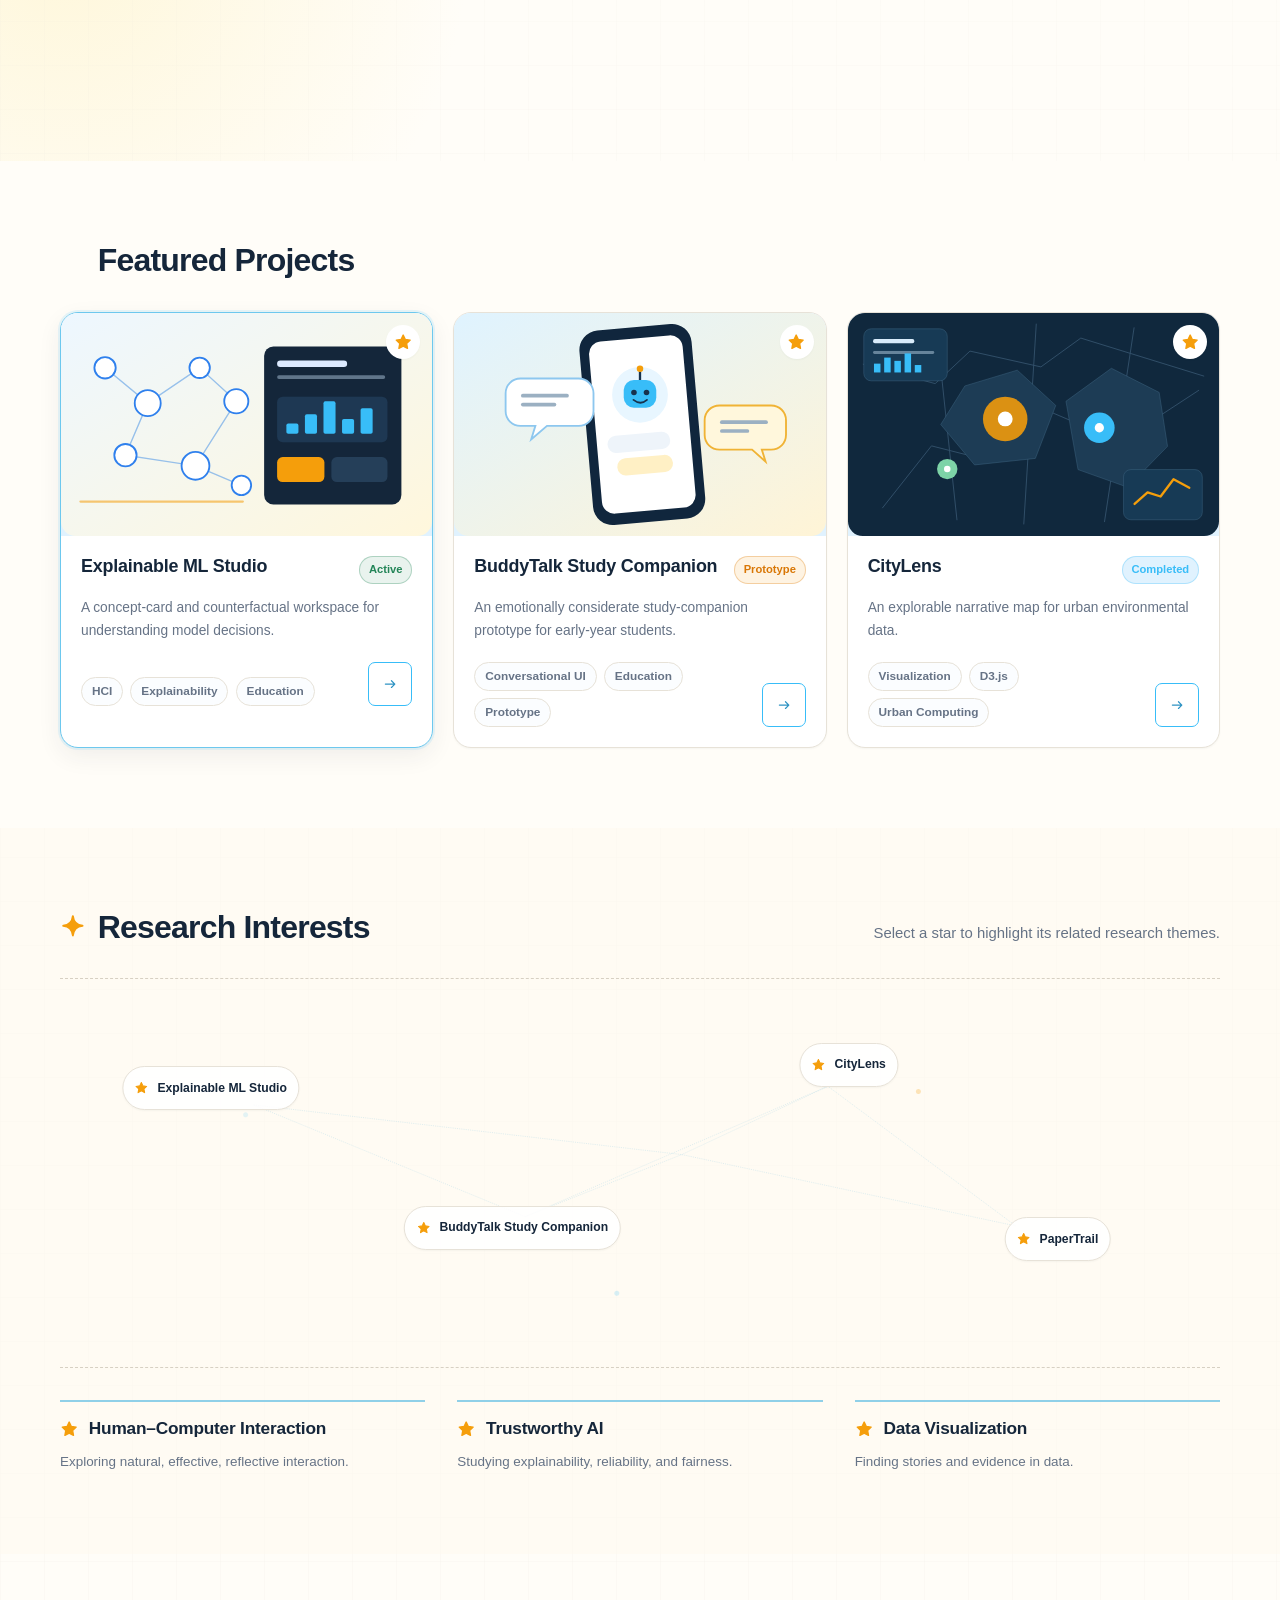
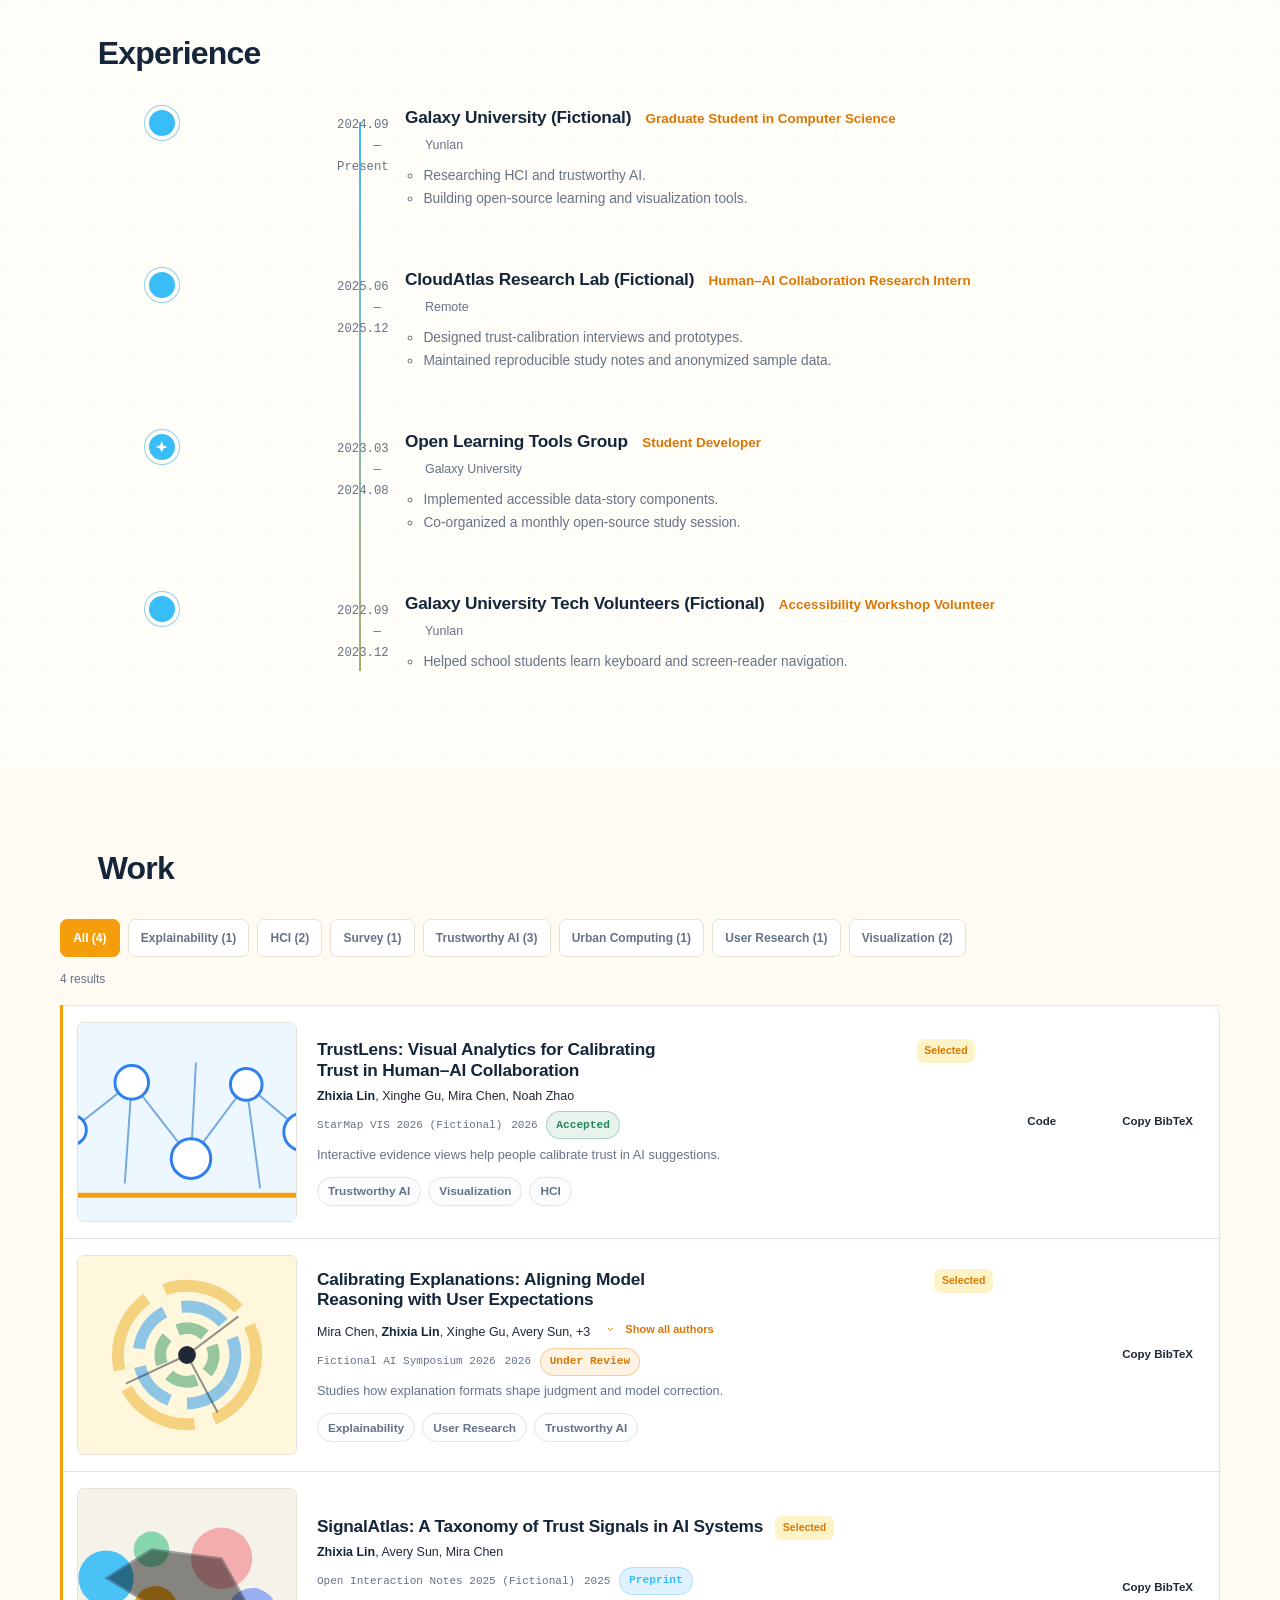
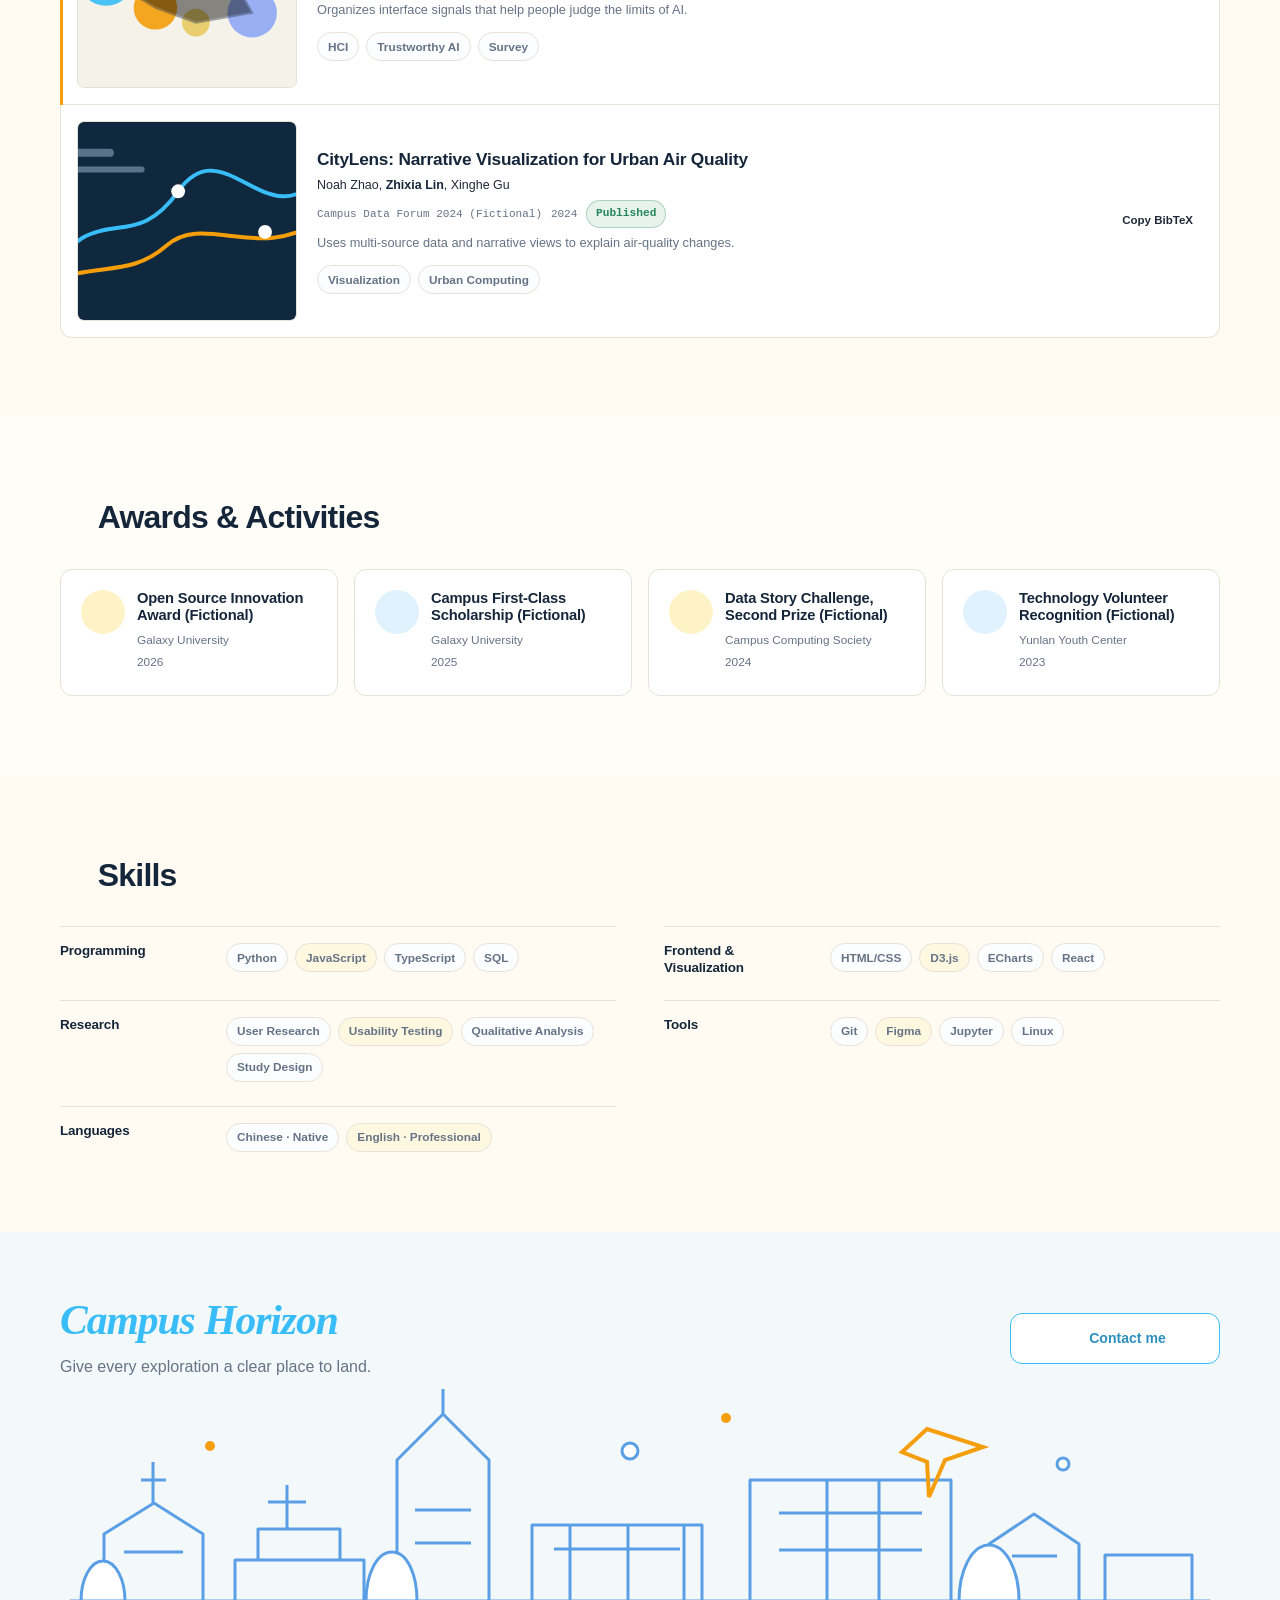
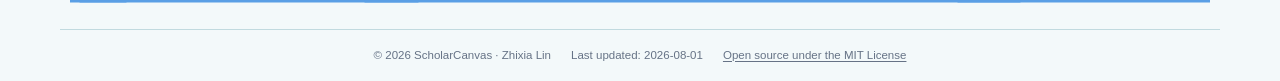
<file: tests/smoke.html>
<!doctype html>
<html lang="en" data-theme="light">
  <head>
    <meta charset="utf-8">
    <meta name="viewport" content="width=device-width, initial-scale=1">
    <base href="../">
    <title>ScholarCanvas browser smoke tests</title>
    <link rel="icon" href="assets/icons/favicon.svg" type="image/svg+xml">
    <link rel="stylesheet" href="styles/tokens.css">
    <link rel="stylesheet" href="styles/base.css">
    <link rel="stylesheet" href="styles/layout.css">
    <link rel="stylesheet" href="styles/components.css">
    <link rel="stylesheet" href="styles/student.css">
    <link rel="stylesheet" href="styles/researcher.css">
    <link rel="stylesheet" href="styles/dark.css">
    <link rel="stylesheet" href="styles/responsive.css">
    <link rel="stylesheet" href="tests/smoke.css">
  </head>
  <body>
    <section class="smoke-panel" aria-labelledby="smoke-title">
      <p class="smoke-label">Browser assertions</p>
      <h1 id="smoke-title">ScholarCanvas smoke tests</h1>
      <p id="smoke-summary" role="status" aria-live="polite">Running…</p>
      <ol id="smoke-results"></ol>
      <p><a href="index.html">Open the main demo</a></p>
    </section>
    <div id="app" class="smoke-app" aria-busy="true"></div>
    <div id="toast-region" class="toast-region" role="status" aria-live="polite"></div>
    <div id="modal-root"></div>

    <svg class="icon-sprite" aria-hidden="true"><symbol id="icon-star" viewBox="0 0 24 24"><path d="m12 2.7 2.8 5.7 6.3.9-4.6 4.4 1.1 6.3-5.6-3-5.6 3 1.1-6.3-4.6-4.4 6.3-.9z"/></symbol><symbol id="icon-spark" viewBox="0 0 24 24"><path d="M12 2c.6 5.7 3.3 8.4 9 9-5.7.6-8.4 3.3-9 9-.6-5.7-3.3-8.4-9-9 5.7-.6 8.4-3.3 9-9z"/></symbol><symbol id="icon-chevron" viewBox="0 0 24 24"><path d="m8 10 4 4 4-4"/></symbol><symbol id="icon-arrow" viewBox="0 0 24 24"><path d="M5 12h14m-5-5 5 5-5 5"/></symbol></svg>

    <script defer src="data/site.js"></script>
    <script defer src="data/profile.js"></script>
    <script defer src="data/news.js"></script>
    <script defer src="data/publications.js"></script>
    <script defer src="data/projects.js"></script>
    <script defer src="data/experience.js"></script>
    <script defer src="data/awards.js"></script>
    <script defer src="data/skills.js"></script>
    <script defer src="data/teaching.js"></script>
    <script defer src="data/service.js"></script>
    <script defer src="src/i18n.js"></script>
    <script defer src="src/theme.js"></script>
    <script defer src="src/accessibility.js"></script>
    <script defer src="src/interactions.js"></script>
    <script defer src="src/renderer.js"></script>
    <script defer src="src/components/hero.js"></script>
    <script defer src="src/components/news.js"></script>
    <script defer src="src/components/publications.js"></script>
    <script defer src="src/components/projects.js"></script>
    <script defer src="src/components/experience.js"></script>
    <script defer src="src/components/awards.js"></script>
    <script defer src="src/components/skills.js"></script>
    <script defer src="src/components/teaching.js"></script>
    <script defer src="src/components/service.js"></script>
    <script defer src="src/components/footer.js"></script>
    <script defer src="tests/smoke.js"></script>
  </body>
</html>
</file>
<file: styles/tokens.css>
:root {
  --font-sans: Inter, ui-sans-serif, -apple-system, BlinkMacSystemFont, "Segoe UI", "PingFang SC", "Hiragino Sans GB", "Microsoft YaHei", sans-serif;
  --font-serif: Iowan Old Style, "Palatino Linotype", "Songti SC", "STSong", Georgia, serif;
  --font-mono: "SFMono-Regular", Consolas, "Liberation Mono", monospace;

  --student-accent: #f59e0b;
  --accent: var(--student-accent);
  --accent-strong: #d97706;
  --accent-soft: #fef3c7;
  --secondary: #38bdf8;
  --secondary-soft: #e0f2fe;
  --text: #1f2937;
  --heading: #15263a;
  --muted: #667386;
  --subtle: #8a95a4;
  --surface: #ffffff;
  --surface-raised: #ffffff;
  --background: #fffdf8;
  --background-band: #fffaf0;
  --border: #e7e2d8;
  --border-strong: #d7d0c3;
  --focus: #1677d2;
  --success: #238558;
  --danger: #b54747;
  --night: #092947;
  --overlay: rgba(15, 23, 42, 0.62);

  --shadow-xs: 0 1px 2px rgba(28, 39, 52, 0.04);
  --shadow-sm: 0 8px 24px rgba(36, 47, 58, 0.07);
  --shadow-md: 0 22px 64px rgba(36, 47, 58, 0.14);
  --radius-xs: 7px;
  --radius-sm: 12px;
  --radius-md: 18px;
  --radius-lg: 28px;
  --radius-pill: 999px;

  --space-1: 0.25rem;
  --space-2: 0.5rem;
  --space-3: 0.75rem;
  --space-4: 1rem;
  --space-5: 1.25rem;
  --space-6: 1.5rem;
  --space-8: 2rem;
  --space-10: 2.5rem;
  --space-12: 3rem;
  --space-16: 4rem;
  --space-20: 5rem;
  --space-24: 6rem;

  --container: 1160px;
  --header-height: 72px;
  --transition-fast: 160ms ease;
  --transition: 260ms cubic-bezier(0.22, 1, 0.36, 1);
}

:root[data-mode="researcher"] {
  --accent: #9a6a22;
  --accent-strong: #7e5218;
  --accent-soft: #f5eedf;
  --secondary: #334155;
  --secondary-soft: #edf0f3;
  --text: #111827;
  --heading: #0f172a;
  --muted: #64748b;
  --subtle: #84909f;
  --background: #fafaf9;
  --background-band: #f7f6f3;
  --border: #dfddd7;
  --border-strong: #c8c4bb;
  --shadow-sm: 0 6px 18px rgba(31, 41, 55, 0.035);
  --shadow-md: 0 18px 48px rgba(31, 41, 55, 0.11);
  --radius-xs: 4px;
  --radius-sm: 7px;
  --radius-md: 10px;
  --radius-lg: 16px;
}
</file>
<file: styles/base.css>
*,
*::before,
*::after {
  box-sizing: border-box;
}

html {
  scroll-behavior: smooth;
  scroll-padding-top: calc(var(--header-height) + 24px);
  background: var(--background);
}

body {
  min-width: 320px;
  margin: 0;
  overflow-x: hidden;
  background: var(--background);
  color: var(--text);
  font-family: var(--font-sans);
  font-size: 16px;
  line-height: 1.68;
  text-rendering: optimizeLegibility;
  -webkit-font-smoothing: antialiased;
}

body.modal-open {
  overflow: hidden;
}

button,
input,
select,
textarea {
  color: inherit;
  font: inherit;
}

button,
a {
  -webkit-tap-highlight-color: transparent;
}

button {
  border: 0;
}

a {
  color: var(--accent-strong);
  text-underline-offset: 0.18em;
}

a:hover {
  color: var(--accent);
}

img,
svg {
  display: block;
  max-width: 100%;
}

h1,
h2,
h3,
p,
dl,
dd,
ol,
ul {
  margin-top: 0;
}

h1,
h2,
h3 {
  color: var(--heading);
  line-height: 1.2;
  text-wrap: balance;
}

h1 {
  font-size: clamp(2.6rem, 6vw, 4.8rem);
  letter-spacing: -0.055em;
}

h2 {
  font-size: clamp(1.55rem, 3vw, 2rem);
  letter-spacing: -0.025em;
}

h3 {
  font-size: 1.08rem;
  letter-spacing: -0.012em;
}

::selection {
  background: var(--accent-soft);
  color: var(--heading);
}

:focus-visible {
  outline: 3px solid var(--focus);
  outline-offset: 3px;
}

.icon-sprite {
  position: absolute;
  width: 0;
  height: 0;
  overflow: hidden;
}

.icon {
  width: 1.15em;
  height: 1.15em;
  flex: 0 0 auto;
  fill: none;
  stroke: currentColor;
  stroke-width: 1.8;
  stroke-linecap: round;
  stroke-linejoin: round;
}

.icon use[href="#icon-star"],
.icon use[href="#icon-spark"] {
  fill: currentColor;
  stroke: currentColor;
}

.skip-link {
  position: fixed;
  z-index: 9999;
  top: 10px;
  left: 12px;
  padding: 10px 16px;
  transform: translateY(-150%);
  border-radius: var(--radius-xs);
  background: var(--heading);
  color: var(--surface);
  font-weight: 700;
  text-decoration: none;
  transition: transform var(--transition-fast);
}

.skip-link:focus {
  transform: translateY(0);
}

.no-script {
  max-width: 720px;
  margin: 7rem auto;
  padding: 2rem;
  border: 1px solid var(--border);
  border-radius: var(--radius-md);
  background: var(--surface);
}

.visually-hidden {
  position: absolute !important;
  width: 1px !important;
  height: 1px !important;
  padding: 0 !important;
  margin: -1px !important;
  overflow: hidden !important;
  clip: rect(0, 0, 0, 0) !important;
  white-space: nowrap !important;
  border: 0 !important;
}

.reveal {
  opacity: 0;
  transform: translateY(16px);
  transition: opacity 420ms ease, transform 420ms ease;
}

.reveal.is-visible {
  opacity: 1;
  transform: none;
}

@media (prefers-reduced-motion: reduce) {
  *,
  *::before,
  *::after {
    scroll-behavior: auto !important;
    animation-duration: 0.01ms !important;
    animation-iteration-count: 1 !important;
    transition-duration: 0.01ms !important;
  }

  .reveal {
    opacity: 1;
    transform: none;
  }
}
</file>
<file: styles/layout.css>
.container {
  width: min(calc(100% - 48px), var(--container));
  margin-inline: auto;
}

.site-header {
  position: sticky;
  z-index: 100;
  top: 0;
  height: var(--header-height);
  border-bottom: 1px solid color-mix(in srgb, var(--border) 84%, transparent);
  background: color-mix(in srgb, var(--background) 90%, transparent);
  backdrop-filter: blur(18px) saturate(150%);
}

.header-inner {
  display: grid;
  grid-template-columns: auto 1fr auto;
  align-items: center;
  width: min(calc(100% - 48px), 1260px);
  height: 100%;
  margin-inline: auto;
  gap: var(--space-8);
}

.brand {
  display: inline-flex;
  align-items: center;
  gap: 0.65rem;
  color: var(--heading);
  font-size: 1.16rem;
  font-weight: 780;
  letter-spacing: -0.025em;
  text-decoration: none;
}

.brand:hover {
  color: var(--heading);
}

.brand-mark {
  width: 1rem;
  color: var(--accent);
}

.primary-nav {
  display: flex;
  align-items: stretch;
  justify-content: center;
  height: 100%;
  gap: clamp(0.7rem, 2vw, 1.8rem);
}

.primary-nav a {
  position: relative;
  display: inline-flex;
  align-items: center;
  min-height: 44px;
  color: var(--text);
  font-size: 0.9rem;
  font-weight: 620;
  text-decoration: none;
}

.primary-nav a::after {
  position: absolute;
  right: 0;
  bottom: 0;
  left: 0;
  height: 2px;
  transform: scaleX(0);
  background: var(--accent);
  content: "";
  transition: transform var(--transition-fast);
}

.primary-nav a:hover::after,
.primary-nav a.is-active::after {
  transform: scaleX(1);
}

.header-controls {
  display: flex;
  align-items: center;
  justify-content: flex-end;
  gap: 0.55rem;
}

.site-main {
  position: relative;
}

.page-section {
  position: relative;
  padding-block: var(--space-20);
}

.page-section:nth-of-type(2n + 1):not(.hero) {
  background: color-mix(in srgb, var(--background-band) 58%, transparent);
}

.section-heading {
  display: flex;
  align-items: end;
  justify-content: space-between;
  min-width: 0;
  margin-bottom: var(--space-8);
  gap: var(--space-6);
}

.section-title-row {
  display: flex;
  align-items: center;
  min-width: 0;
  gap: 0.75rem;
}

.section-title-row h2 {
  margin-bottom: 0;
}

.section-icon {
  color: var(--accent);
  font-size: 1.4rem;
}

.section-title-english {
  color: var(--muted);
  font-family: var(--font-serif);
  font-size: 0.96rem;
}

.section-description {
  max-width: 560px;
  margin: 0;
  color: var(--muted);
  font-size: 0.93rem;
}

.orbit-nav {
  position: fixed;
  z-index: 80;
  top: 50%;
  right: max(14px, calc((100vw - 1390px) / 2));
  transform: translateY(-50%);
  transition: opacity var(--transition), transform var(--transition);
}

.orbit-nav.is-hidden {
  pointer-events: none;
  opacity: 0;
  transform: translate(18px, -50%);
}

.orbit-nav ol {
  position: relative;
  display: grid;
  margin: 0;
  padding: 12px 0;
  list-style: none;
  gap: 14px;
}

.orbit-nav ol::before {
  position: absolute;
  top: 18px;
  bottom: 18px;
  left: 7px;
  width: 1px;
  background: var(--border-strong);
  content: "";
}

.orbit-nav a {
  position: relative;
  display: flex;
  align-items: center;
  min-width: 44px;
  min-height: 28px;
  color: var(--muted);
  text-decoration: none;
  gap: 8px;
}

.orbit-dot {
  z-index: 1;
  width: 15px;
  height: 15px;
  border: 2px solid var(--border-strong);
  border-radius: 50%;
  background: var(--background);
  transition: border-color var(--transition-fast), background var(--transition-fast), transform var(--transition-fast);
}

.orbit-label {
  position: absolute;
  right: 27px;
  width: max-content;
  padding: 3px 8px;
  transform: translateX(8px);
  border: 1px solid var(--border);
  border-radius: var(--radius-xs);
  background: var(--surface);
  box-shadow: var(--shadow-xs);
  font-size: 0.74rem;
  opacity: 0;
  pointer-events: none;
  transition: opacity var(--transition-fast), transform var(--transition-fast);
}

.orbit-nav a:hover .orbit-label,
.orbit-nav a:focus-visible .orbit-label {
  transform: translateX(0);
  opacity: 1;
}

.orbit-nav a.is-active .orbit-dot {
  border-color: var(--accent);
  background: var(--accent);
  box-shadow: 0 0 0 4px var(--accent-soft);
  transform: scale(0.78);
}

.back-to-top {
  position: fixed;
  z-index: 75;
  right: 26px;
  bottom: 26px;
  display: inline-flex;
  align-items: center;
  justify-content: center;
  width: 50px;
  height: 50px;
  padding: 0;
  transform: translateY(20px);
  border: 1px solid var(--border);
  border-radius: 50%;
  background: var(--surface);
  box-shadow: var(--shadow-sm);
  color: var(--heading);
  opacity: 0;
  pointer-events: none;
  transition: opacity var(--transition), transform var(--transition), border-color var(--transition-fast);
}

.back-to-top span {
  position: absolute;
  width: 1px;
  height: 1px;
  overflow: hidden;
  clip: rect(0, 0, 0, 0);
}

.back-to-top.is-visible {
  transform: none;
  opacity: 1;
  pointer-events: auto;
}

.back-to-top:hover {
  border-color: var(--accent);
}

.mobile-menu-button {
  display: none !important;
}

.mobile-nav-mode {
  display: none !important;
}
</file>
<file: styles/components.css>
.button,
.control-button,
.text-button,
.publication-link,
.filter-button,
.expand-button,
.project-detail-button,
.author-toggle,
.constellation-node,
.constellation-list-button,
.footer-contact-button,
.footer-link,
.academic-inline-link {
  appearance: none;
  display: inline-flex;
  align-items: center;
  justify-content: center;
  min-height: 44px;
  border-radius: var(--radius-xs);
  font-size: 0.88rem;
  font-weight: 680;
  line-height: 1.2;
  text-decoration: none;
  cursor: pointer;
  transition: transform var(--transition-fast), border-color var(--transition-fast), background var(--transition-fast), color var(--transition-fast), box-shadow var(--transition-fast);
  gap: 0.55rem;
}

.button:hover,
.control-button:hover,
.filter-button:hover,
.project-detail-button:hover,
.publication-link:hover,
.footer-contact-button:hover {
  transform: translateY(-1px);
}

.button-primary {
  padding: 0.72rem 1.05rem;
  border: 1px solid var(--accent);
  background: var(--accent);
  box-shadow: 0 6px 18px color-mix(in srgb, var(--accent) 22%, transparent);
  color: #1e293b;
}

.button-primary:hover {
  border-color: var(--accent-strong);
  background: var(--accent-strong);
  color: #fff;
}

.button-secondary {
  padding: 0.72rem 1rem;
  border: 1px solid var(--border);
  background: var(--surface);
  color: var(--heading);
}

.button-secondary:hover {
  border-color: var(--accent);
  color: var(--accent-strong);
}

.control-button {
  min-width: 44px;
  padding: 0.62rem 0.8rem;
  border: 1px solid var(--border);
  background: color-mix(in srgb, var(--surface) 84%, transparent);
  color: var(--heading);
  font-size: 0.8rem;
}

.icon-button {
  width: 44px;
  padding: 0;
}

.icon-button > span:empty {
  display: none;
}

.mode-button {
  padding-inline: 0.9rem;
}

.external-mark {
  width: 0.85em;
  height: 0.85em;
  opacity: 0.72;
}

.text-button {
  min-height: 36px;
  padding: 0.3rem 0;
  background: transparent;
  color: var(--muted);
  font-size: 0.82rem;
}

.text-button:hover {
  color: var(--accent-strong);
}

.tag-list,
.interest-tags,
.skill-tags {
  display: flex;
  flex-wrap: wrap;
  margin: 0;
  padding: 0;
  list-style: none;
  gap: 0.45rem;
}

.tag-list li,
.interest-tags li,
.skill-tags li {
  display: inline-flex;
  align-items: center;
  min-height: 29px;
  padding: 0.28rem 0.62rem;
  border: 1px solid var(--border);
  border-radius: var(--radius-pill);
  background: color-mix(in srgb, var(--surface) 88%, var(--secondary-soft));
  color: var(--muted);
  font-size: 0.74rem;
  font-weight: 620;
  line-height: 1.2;
}

.status {
  display: inline-flex;
  align-items: center;
  width: max-content;
  min-height: 28px;
  padding: 0.2rem 0.55rem;
  border: 1px solid color-mix(in srgb, currentColor 30%, transparent);
  border-radius: var(--radius-pill);
  background: var(--surface);
  color: var(--muted);
  font-size: 0.7rem;
  font-weight: 720;
  line-height: 1;
  white-space: nowrap;
}

.status-active,
.status-accepted,
.status-published {
  background: color-mix(in srgb, var(--success) 10%, var(--surface));
  color: var(--success);
}

.status-under-review,
.status-prototype {
  background: color-mix(in srgb, var(--accent) 12%, var(--surface));
  color: var(--accent-strong);
}

.status-preprint,
.status-completed,
.status-work-in-progress {
  background: var(--secondary-soft);
  color: var(--secondary);
}

.hero {
  overflow: hidden;
}

.hero-student {
  min-height: min(800px, calc(100vh - var(--header-height)));
  padding-block: clamp(4rem, 8vw, 7rem);
  background:
    radial-gradient(circle at 86% 18%, color-mix(in srgb, var(--secondary-soft) 72%, transparent) 0, transparent 31%),
    radial-gradient(circle at 5% 73%, color-mix(in srgb, var(--accent-soft) 60%, transparent) 0, transparent 30%),
    var(--background);
}

.hero-student::before {
  position: absolute;
  inset: 0;
  background-image: linear-gradient(color-mix(in srgb, var(--border) 38%, transparent) 1px, transparent 1px), linear-gradient(90deg, color-mix(in srgb, var(--border) 38%, transparent) 1px, transparent 1px);
  background-size: 44px 44px;
  content: "";
  mask-image: linear-gradient(to bottom, transparent, #000 20%, #000 58%, transparent 90%);
  opacity: 0.34;
  pointer-events: none;
}

.hero-grid {
  position: relative;
  z-index: 1;
  display: grid;
  grid-template-columns: minmax(0, 1.06fr) minmax(380px, 0.94fr);
  align-items: center;
  gap: clamp(3rem, 7vw, 7rem);
}

.hero-copy {
  max-width: 680px;
}

.hero-title-line,
.researcher-name-line {
  display: flex;
  align-items: center;
  gap: 1rem;
}

.hero-title-line h1,
.researcher-name-line h1 {
  margin-bottom: 0;
}

.hero-star {
  width: 2.1rem;
  height: 2.1rem;
  color: var(--accent);
  transform: rotate(9deg);
}

.hero-identity {
  margin: var(--space-4) 0 var(--space-6);
  color: color-mix(in srgb, var(--secondary) 76%, var(--heading));
  font-size: 1.08rem;
  font-weight: 680;
}

.hero-tagline {
  position: relative;
  width: fit-content;
  max-width: 100%;
  margin-bottom: var(--space-6);
  color: var(--heading);
  font-family: var(--font-serif);
  font-size: clamp(1.5rem, 2.5vw, 2.05rem);
  line-height: 1.48;
}

.hero-tagline::after {
  position: absolute;
  right: 0;
  bottom: -4px;
  left: 0;
  height: 3px;
  transform: rotate(-0.5deg);
  border-radius: 50%;
  background: color-mix(in srgb, var(--accent) 70%, transparent);
  content: "";
}

.hero-bio {
  max-width: 640px;
  margin-bottom: var(--space-8);
  color: var(--muted);
  font-size: 1rem;
}

.hero-actions {
  display: flex;
  flex-wrap: wrap;
  gap: 0.65rem;
}

.hero-utilities {
  display: flex;
  align-items: center;
  margin-top: 0.7rem;
  gap: 1rem;
}

.fictional-note {
  display: inline-flex;
  align-items: center;
  min-height: 30px;
  padding: 0.25rem 0.68rem;
  border: 1px dashed var(--border-strong);
  border-radius: var(--radius-pill);
  color: var(--muted);
  font-size: 0.73rem;
  font-weight: 650;
}

.hero-visual {
  position: relative;
  display: grid;
  grid-template-columns: minmax(0, 1fr) 0.72fr;
  align-items: start;
  gap: var(--space-4);
}

.avatar-frame {
  position: relative;
  grid-row: span 2;
  padding: var(--space-4);
  border: 1px solid var(--border);
  border-radius: var(--radius-lg);
  background: color-mix(in srgb, var(--surface) 90%, transparent);
  box-shadow: var(--shadow-sm);
}

.profile-avatar {
  width: 100%;
  aspect-ratio: 1;
  border-radius: calc(var(--radius-lg) - 7px);
  object-fit: cover;
}

.avatar-code-mark {
  position: absolute;
  right: -18px;
  top: 24px;
  display: grid;
  width: 54px;
  height: 54px;
  place-items: center;
  border: 1px solid var(--border);
  border-radius: 50%;
  background: var(--surface);
  box-shadow: var(--shadow-sm);
  color: var(--secondary);
  font-family: var(--font-mono);
  font-size: 1.05rem;
  font-weight: 700;
}

.hero-interest-panel,
.focus-card {
  padding: var(--space-5);
  border: 1px solid var(--border);
  border-radius: var(--radius-md);
  background: color-mix(in srgb, var(--surface) 92%, transparent);
  box-shadow: var(--shadow-xs);
}

.hero-interest-panel h2 {
  margin-bottom: var(--space-3);
  font-size: 0.96rem;
}

.focus-card {
  align-self: end;
  background: linear-gradient(135deg, var(--accent-soft), color-mix(in srgb, var(--surface) 78%, var(--accent-soft)));
}

.focus-card-title {
  display: flex;
  align-items: center;
  margin-bottom: var(--space-2);
  color: var(--accent-strong);
  font-size: 0.74rem;
  font-weight: 760;
  gap: 0.45rem;
}

.focus-card strong {
  display: block;
  color: var(--heading);
  font-size: 1.03rem;
}

.focus-card p {
  margin: 0.25rem 0 0;
  color: var(--muted);
  font-size: 0.78rem;
  line-height: 1.5;
}

.hero-researcher {
  padding-block: clamp(3rem, 5vw, 5rem);
  border-bottom: 1px solid var(--border);
  background: var(--background);
}

.researcher-hero-grid {
  display: grid;
  grid-template-columns: minmax(0, 1.5fr) minmax(270px, 0.88fr) 180px;
  align-items: start;
  gap: clamp(2rem, 4vw, 4rem);
}

.researcher-summary {
  display: grid;
  grid-template-columns: 154px minmax(0, 1fr);
  align-items: start;
  gap: var(--space-6);
}

.profile-avatar-compact {
  width: 154px;
  height: 154px;
  border: 1px solid var(--border);
  border-radius: 50%;
  background: var(--surface);
}

.researcher-name-line {
  flex-wrap: wrap;
  gap: 0.7rem;
}

.researcher-name-line h1 {
  font-family: var(--font-serif);
  font-size: clamp(2rem, 4vw, 3.3rem);
  letter-spacing: -0.035em;
}

.researcher-bio {
  margin-bottom: var(--space-4);
  color: var(--text);
  font-size: 0.93rem;
  line-height: 1.72;
}

.interest-tags-compact li {
  min-height: 26px;
  border-radius: 3px;
  background: var(--background-band);
  font-size: 0.69rem;
}

.researcher-details {
  display: grid;
  margin: 0;
  gap: 0.72rem;
}

.bio-detail {
  display: grid;
  grid-template-columns: 18px 72px minmax(0, 1fr);
  align-items: start;
  gap: 0.5rem;
}

.bio-detail .icon {
  margin-top: 0.25rem;
  color: var(--muted);
}

.bio-detail dt {
  color: var(--muted);
  font-size: 0.73rem;
  font-weight: 700;
}

.bio-detail dd {
  margin: 0;
  color: var(--text);
  font-size: 0.78rem;
}

.researcher-quick-links {
  display: grid;
  overflow: hidden;
  border: 1px solid var(--accent);
  border-radius: var(--radius-sm);
  background: var(--surface);
}

.researcher-quick-links .button {
  justify-content: flex-start;
  min-height: 48px;
  border: 0;
  border-bottom: 1px solid var(--border);
  border-radius: 0;
  box-shadow: none;
}

.researcher-quick-links .button:last-child {
  border-bottom: 0;
}

.project-card-rail {
  display: grid;
  grid-template-columns: repeat(3, minmax(0, 1fr));
  gap: var(--space-5);
}

.project-card {
  overflow: hidden;
  border: 1px solid var(--border);
  border-radius: var(--radius-md);
  background: var(--surface);
  box-shadow: var(--shadow-xs);
  transition: transform var(--transition), border-color var(--transition), box-shadow var(--transition);
}

.project-card:hover {
  transform: translateY(-5px);
  border-color: color-mix(in srgb, var(--secondary) 58%, var(--border));
  box-shadow: var(--shadow-sm);
}

.project-media {
  position: relative;
  overflow: hidden;
  aspect-ratio: 5 / 3;
  background: var(--secondary-soft);
}

.project-image {
  width: 100%;
  height: 100%;
  object-fit: cover;
  transition: filter var(--transition), transform var(--transition);
}

.project-card:hover .project-image,
.project-card:focus-within .project-image {
  filter: contrast(1.06) saturate(1.05);
  transform: scale(1.025);
}

.project-featured-mark {
  position: absolute;
  top: 12px;
  right: 12px;
  display: grid;
  width: 34px;
  height: 34px;
  place-items: center;
  border-radius: 50%;
  background: var(--surface);
  box-shadow: var(--shadow-xs);
  color: var(--accent);
}

.project-card-content {
  padding: var(--space-5);
}

.project-card-heading {
  display: flex;
  align-items: flex-start;
  justify-content: space-between;
  margin-bottom: var(--space-3);
  gap: var(--space-3);
}

.project-card-heading h3 {
  margin-bottom: 0;
  font-size: 1.12rem;
}

.project-card-content > p {
  min-height: 3.2em;
  margin-bottom: var(--space-5);
  color: var(--muted);
  font-size: 0.86rem;
}

.project-card-footer {
  display: flex;
  align-items: end;
  justify-content: space-between;
  gap: var(--space-3);
}

.project-detail-button {
  width: 44px;
  min-width: 44px;
  padding: 0;
  border: 1px solid var(--secondary);
  background: var(--surface);
  color: color-mix(in srgb, var(--secondary) 72%, var(--heading));
}

.project-detail-button span {
  position: absolute;
  width: 1px;
  height: 1px;
  overflow: hidden;
  clip: rect(0, 0, 0, 0);
}

.interests-section {
  overflow: hidden;
}

.constellation-field {
  --parallax-x: 0px;
  --parallax-y: 0px;
  position: relative;
  min-height: 390px;
  overflow: hidden;
  border-block: 1px dashed var(--border-strong);
  background:
    radial-gradient(circle at 16% 35%, color-mix(in srgb, var(--secondary) 14%, transparent) 0 2px, transparent 3px),
    radial-gradient(circle at 74% 29%, color-mix(in srgb, var(--accent) 26%, transparent) 0 2px, transparent 3px),
    radial-gradient(circle at 48% 81%, color-mix(in srgb, var(--secondary) 20%, transparent) 0 2px, transparent 3px);
}

.constellation-lines {
  position: absolute;
  inset: 10% 5%;
  width: 90%;
  height: 80%;
  overflow: visible;
  pointer-events: none;
}

.constellation-lines path {
  fill: none;
  stroke: color-mix(in srgb, var(--secondary) 38%, var(--border));
  stroke-width: 0.35;
  stroke-dasharray: 1.1 1.1;
  vector-effect: non-scaling-stroke;
}

.constellation-node {
  position: absolute;
  top: var(--node-y);
  left: var(--node-x);
  min-height: 44px;
  padding: 0.45rem 0.72rem;
  transform: translate(calc(-50% + var(--parallax-x)), calc(-50% + var(--parallax-y)));
  border: 1px solid var(--border);
  border-radius: var(--radius-pill);
  background: color-mix(in srgb, var(--surface) 90%, transparent);
  box-shadow: var(--shadow-xs);
  color: var(--heading);
  font-size: 0.76rem;
  animation: constellation-float 7s ease-in-out var(--float-delay) infinite alternate;
}

.constellation-node .icon {
  color: var(--accent);
}

.constellation-node.is-muted {
  opacity: 0.26;
}

.constellation-node.is-active {
  border-color: var(--accent);
  background: var(--accent-soft);
  box-shadow: 0 0 0 5px color-mix(in srgb, var(--accent) 12%, transparent);
}

body[data-page-visible="false"] .constellation-node {
  animation-play-state: paused;
}

@keyframes constellation-float {
  from { margin-top: -4px; }
  to { margin-top: 5px; }
}

.interest-detail-list {
  display: grid;
  grid-template-columns: repeat(3, minmax(0, 1fr));
  margin-top: var(--space-8);
  gap: var(--space-8);
}

.interest-detail {
  padding-top: var(--space-4);
  border-top: 2px solid color-mix(in srgb, var(--secondary) 50%, var(--border));
}

.interest-name {
  display: flex;
  align-items: center;
  margin-bottom: var(--space-3);
  gap: 0.65rem;
}

.interest-name .icon {
  color: var(--accent);
}

.interest-name h3,
.interest-detail p {
  margin-bottom: 0;
}

.interest-detail p {
  color: var(--muted);
  font-size: 0.84rem;
}

.constellation-fallback {
  padding: var(--space-6);
  border: 1px dashed var(--border-strong);
  border-radius: var(--radius-md);
}

.constellation-fallback > p {
  color: var(--muted);
}

.constellation-fallback-grid {
  display: grid;
  grid-template-columns: repeat(3, minmax(0, 1fr));
  margin: 0;
  padding: 0;
  list-style: none;
  gap: var(--space-3);
}

.constellation-list-button {
  width: 100%;
  justify-content: flex-start;
  padding: 0.6rem 0.75rem;
  border: 1px solid var(--border);
  background: var(--surface);
  color: var(--text);
}

.experience-timeline {
  position: relative;
  display: grid;
  max-width: 990px;
  margin: 0 auto;
  padding: 0;
  list-style: none;
  gap: var(--space-10);
}

.experience-timeline::before {
  position: absolute;
  top: 18px;
  bottom: 18px;
  left: 214px;
  width: 2px;
  background: linear-gradient(var(--secondary), color-mix(in srgb, var(--accent) 60%, var(--secondary)));
  content: "";
}

.experience-item {
  position: relative;
  display: grid;
  grid-template-columns: 180px 44px minmax(0, 1fr);
  align-items: start;
  gap: var(--space-3);
}

.experience-period {
  padding-top: 0.7rem;
  color: var(--muted);
  font-family: var(--font-mono);
  font-size: 0.77rem;
  text-align: right;
}

.experience-marker {
  position: relative;
  z-index: 1;
  display: grid;
  width: 34px;
  height: 34px;
  margin-top: 0.15rem;
  place-items: center;
  border: 4px solid var(--background);
  border-radius: 50%;
  background: var(--secondary);
  box-shadow: 0 0 0 1px color-mix(in srgb, var(--secondary) 50%, var(--border));
  color: #fff;
  font-size: 0.72rem;
}

.experience-content {
  padding: 0.2rem 0 var(--space-4) var(--space-3);
}

.experience-heading {
  display: flex;
  flex-wrap: wrap;
  align-items: baseline;
  margin-bottom: 0.25rem;
  gap: 0.5rem 0.9rem;
}

.experience-heading h3 {
  margin-bottom: 0;
}

.experience-heading > span {
  color: var(--accent-strong);
  font-size: 0.84rem;
  font-weight: 680;
}

.experience-location {
  display: flex;
  align-items: center;
  margin-bottom: var(--space-2);
  color: var(--muted);
  font-size: 0.78rem;
  gap: 0.35rem;
}

.experience-highlights {
  margin: 0;
  padding-left: 1.15rem;
  color: var(--muted);
  font-size: 0.86rem;
}

.publication-filters {
  display: flex;
  flex-wrap: wrap;
  margin-bottom: var(--space-3);
  gap: 0.5rem;
}

.filter-button {
  min-height: 38px;
  padding: 0.45rem 0.76rem;
  border: 1px solid var(--border);
  background: var(--surface);
  color: var(--muted);
  font-size: 0.75rem;
}

.filter-button.is-active {
  border-color: var(--accent);
  background: var(--accent);
  color: #fff;
}

.filter-result-count {
  margin-bottom: var(--space-4);
  color: var(--muted);
  font-size: 0.75rem;
}

.publication-list {
  display: grid;
  border-top: 1px solid var(--border);
}

.publication-item {
  display: grid;
  grid-template-columns: 220px minmax(0, 1fr) minmax(190px, auto);
  align-items: center;
  padding: var(--space-4);
  border: 1px solid var(--border);
  border-top: 0;
  background: var(--surface);
  gap: var(--space-5);
  transition: border-color var(--transition-fast), background var(--transition-fast);
}

.publication-item:first-child {
  border-radius: var(--radius-sm) var(--radius-sm) 0 0;
}

.publication-item:last-child {
  border-radius: 0 0 var(--radius-sm) var(--radius-sm);
}

.publication-item:only-child {
  border-radius: var(--radius-sm);
}

.publication-item:hover {
  border-color: color-mix(in srgb, var(--accent) 58%, var(--border));
  background: color-mix(in srgb, var(--surface) 96%, var(--accent-soft));
}

.publication-item.is-selected {
  position: relative;
}

.publication-item.is-selected::before {
  position: absolute;
  top: -1px;
  bottom: -1px;
  left: -1px;
  width: 3px;
  background: var(--accent);
  content: "";
}

.publication-image {
  width: 100%;
  aspect-ratio: 8 / 5;
  border: 1px solid var(--border);
  border-radius: var(--radius-xs);
  background: var(--background-band);
  object-fit: cover;
  transition: filter var(--transition), transform var(--transition);
}

.publication-item:hover .publication-image,
.publication-item:focus-within .publication-image {
  filter: contrast(1.07);
  transform: scale(1.012);
}

.publication-content {
  min-width: 0;
}

.publication-heading-line {
  display: flex;
  align-items: flex-start;
  gap: var(--space-3);
}

.publication-heading-line h3 {
  margin-bottom: 0.35rem;
}

.selected-mark,
.latest-label {
  display: inline-flex;
  align-items: center;
  min-height: 24px;
  padding: 0.18rem 0.48rem;
  border-radius: var(--radius-xs);
  background: var(--accent-soft);
  color: var(--accent-strong);
  font-size: 0.66rem;
  font-weight: 760;
  white-space: nowrap;
}

.publication-authors {
  margin-bottom: 0.25rem;
  color: var(--text);
  font-size: 0.78rem;
}

.publication-authors strong {
  color: var(--heading);
}

.author-toggle {
  min-height: 28px;
  margin-left: 0.5rem;
  padding: 0.1rem 0.35rem;
  background: transparent;
  color: var(--accent-strong);
  font-size: 0.69rem;
}

.publication-meta {
  display: flex;
  flex-wrap: wrap;
  align-items: center;
  margin-bottom: 0.35rem;
  color: var(--muted);
  font-family: var(--font-mono);
  font-size: 0.69rem;
  gap: 0.55rem;
}

.publication-summary {
  margin-bottom: var(--space-3);
  color: var(--muted);
  font-size: 0.8rem;
  line-height: 1.55;
}

.publication-links {
  display: flex;
  flex-wrap: wrap;
  justify-content: flex-end;
  gap: 0.35rem;
}

.publication-link {
  min-height: 38px;
  padding: 0.42rem 0.56rem;
  border: 1px solid transparent;
  border-radius: var(--radius-xs);
  background: transparent;
  color: var(--text);
  font-size: 0.72rem;
}

.publication-link:hover {
  border-color: var(--border);
  background: var(--background-band);
  color: var(--accent-strong);
}

.research-project-list {
  border-top: 1px solid var(--border-strong);
}

.research-project-row {
  display: grid;
  grid-template-columns: minmax(250px, 1.2fr) minmax(190px, 0.8fr) 90px minmax(180px, auto);
  align-items: center;
  padding: var(--space-4) 0;
  border-bottom: 1px solid var(--border);
  gap: var(--space-5);
}

.research-project-main h3,
.research-project-main p {
  margin-bottom: 0;
}

.research-project-main p {
  margin-top: 0.3rem;
  color: var(--muted);
  font-size: 0.78rem;
}

.research-project-links {
  display: flex;
  justify-content: flex-end;
  gap: 0.3rem;
}

.award-wall {
  display: grid;
  grid-template-columns: repeat(4, minmax(0, 1fr));
  gap: var(--space-4);
}

.award-card {
  display: grid;
  grid-template-columns: 44px minmax(0, 1fr);
  padding: var(--space-5);
  border: 1px solid var(--border);
  border-radius: var(--radius-sm);
  background: var(--surface);
  gap: var(--space-3);
}

.award-icon {
  display: grid;
  width: 44px;
  height: 44px;
  place-items: center;
  border-radius: 50%;
  background: var(--accent-soft);
  color: var(--accent-strong);
}

.award-card h3 {
  margin-bottom: 0.4rem;
  font-size: 0.92rem;
}

.award-card p,
.award-card time {
  display: block;
  margin-bottom: 0.12rem;
  color: var(--muted);
  font-size: 0.74rem;
}

.award-list {
  margin: 0;
  padding: 0;
  border-top: 1px solid var(--border-strong);
  list-style: none;
}

.award-list li {
  display: grid;
  grid-template-columns: 24px minmax(240px, 1.4fr) minmax(180px, 0.9fr) 70px;
  align-items: center;
  padding: 0.8rem 0;
  border-bottom: 1px solid var(--border);
  color: var(--muted);
  font-size: 0.8rem;
  gap: var(--space-3);
}

.award-list .icon {
  color: var(--accent);
}

.award-list-title {
  color: var(--heading);
  font-weight: 680;
}

.skills-grid {
  display: grid;
  grid-template-columns: repeat(2, minmax(0, 1fr));
  gap: var(--space-6) var(--space-12);
}

.skill-group {
  display: grid;
  grid-template-columns: 150px minmax(0, 1fr);
  align-items: start;
  padding-top: var(--space-4);
  border-top: 1px solid var(--border);
  gap: var(--space-4);
}

.skill-group h3 {
  margin: 0;
  font-size: 0.84rem;
}

.news-list {
  display: grid;
  max-width: 920px;
  margin: 0;
  padding: 0;
  list-style: none;
}

.news-item {
  position: relative;
  display: grid;
  grid-template-columns: 110px minmax(0, 1fr) auto;
  align-items: start;
  padding: 0.6rem 0;
  border-bottom: 1px solid color-mix(in srgb, var(--border) 70%, transparent);
  gap: var(--space-4);
}

.news-item time {
  color: var(--muted);
  font-family: var(--font-mono);
  font-size: 0.74rem;
}

.news-content {
  display: grid;
  grid-template-columns: 24px minmax(0, 1fr);
  align-items: start;
  gap: 0.55rem;
}

.news-content p,
.news-link {
  margin: 0;
  color: var(--text);
  font-size: 0.83rem;
  font-weight: 500;
  text-decoration: none;
}

.news-type {
  display: grid;
  width: 22px;
  height: 22px;
  place-items: center;
  border-radius: 50%;
  background: var(--secondary-soft);
  color: var(--secondary);
  font-size: 0.68rem;
}

.news-item.is-highlighted .news-content p {
  color: var(--heading);
  font-weight: 700;
}

.expand-button {
  width: min(360px, 100%);
  margin-top: var(--space-4);
  padding: 0.55rem 1rem;
  border: 1px solid var(--border);
  background: var(--surface);
  color: var(--text);
  font-size: 0.76rem;
}

.expand-button[aria-expanded="true"] .icon,
.author-toggle[aria-expanded="true"] .icon {
  transform: rotate(180deg);
}

.academic-table {
  border-top: 1px solid var(--border-strong);
}

.academic-table-head,
.academic-table-row {
  display: grid;
  grid-template-columns: minmax(110px, 0.55fr) minmax(260px, 1.65fr) minmax(140px, 0.8fr);
  align-items: center;
  gap: var(--space-4);
}

.academic-table-head {
  padding: 0.6rem 0;
  border-bottom: 1px solid var(--border);
  color: var(--muted);
  font-size: 0.7rem;
  font-weight: 760;
  text-transform: uppercase;
  letter-spacing: 0.04em;
}

.academic-table-row {
  min-height: 52px;
  padding-block: 0.65rem;
  border-bottom: 1px solid var(--border);
  color: var(--muted);
  font-size: 0.8rem;
}

.academic-table-row strong {
  color: var(--heading);
  font-weight: 650;
}

.academic-inline-link {
  justify-content: flex-start;
  min-height: 36px;
  color: var(--heading);
  font-size: 0.8rem;
}

.site-footer {
  position: relative;
  overflow: hidden;
}

.student-footer {
  padding-top: var(--space-16);
  background: color-mix(in srgb, var(--secondary-soft) 38%, var(--background));
}

.student-footer-content {
  position: relative;
  z-index: 2;
  display: flex;
  align-items: center;
  justify-content: space-between;
  gap: var(--space-6);
}

.footer-message h2 {
  margin-bottom: var(--space-2);
  color: var(--secondary);
  font-family: var(--font-serif);
  font-size: clamp(1.7rem, 4vw, 2.6rem);
  font-style: italic;
}

.footer-message p {
  margin-bottom: 0;
  color: var(--muted);
}

.footer-contact-button {
  min-width: 210px;
  padding: 1rem 1.3rem;
  border: 1px solid var(--secondary);
  border-radius: var(--radius-sm);
  background: var(--surface);
  color: color-mix(in srgb, var(--secondary) 70%, var(--heading));
}

.campus-horizon {
  position: relative;
  z-index: 1;
  width: min(1200px, 100%);
  margin: -12px auto 0;
}

.footer-meta {
  position: relative;
  z-index: 2;
  display: flex;
  flex-wrap: wrap;
  justify-content: center;
  padding-block: var(--space-4);
  border-top: 1px solid color-mix(in srgb, var(--secondary) 22%, var(--border));
  color: var(--muted);
  font-size: 0.72rem;
  gap: 0.5rem 1.25rem;
}

.footer-meta a {
  color: inherit;
}

.researcher-footer {
  min-height: 310px;
  padding-block: var(--space-12);
  background: var(--night);
  color: #d9e6f0;
}

.research-night-art {
  position: absolute;
  inset: 0;
  width: 100%;
  height: 100%;
  object-fit: cover;
  opacity: 0.62;
}

.researcher-footer-grid {
  position: relative;
  z-index: 1;
  display: grid;
  grid-template-columns: 1.3fr 0.9fr 1fr 1.2fr;
  gap: var(--space-10);
}

.researcher-footer h2,
.researcher-footer h3 {
  color: #fff;
  font-family: var(--font-serif);
}

.researcher-footer h2 {
  margin-bottom: var(--space-3);
  font-size: 1.7rem;
}

.researcher-footer h3 {
  margin-bottom: var(--space-3);
  font-size: 0.94rem;
}

.researcher-footer p,
.researcher-footer a {
  color: #c9d8e5;
  font-size: 0.8rem;
}

.footer-signature {
  font-family: var(--font-serif);
}

.footer-links {
  display: grid;
}

.footer-link {
  justify-content: flex-start;
  min-height: 38px;
  color: #e5eef5 !important;
}

.footer-license-link {
  display: inline-flex;
  padding: 0.55rem 0.8rem;
  border: 1px solid #7aa1bf;
  border-radius: var(--radius-xs);
  text-decoration: none;
}

.modal-overlay {
  position: fixed;
  z-index: 1000;
  inset: 0;
  display: grid;
  padding: 24px;
  overflow-y: auto;
  place-items: center;
  background: var(--overlay);
  backdrop-filter: blur(8px);
}

.project-modal {
  position: relative;
  display: grid;
  grid-template-columns: minmax(280px, 0.9fr) minmax(340px, 1.1fr);
  width: min(920px, 100%);
  max-height: min(720px, calc(100vh - 48px));
  overflow: auto;
  border: 1px solid var(--border);
  border-radius: var(--radius-md);
  background: var(--surface);
  box-shadow: var(--shadow-md);
}

.modal-close {
  position: absolute;
  z-index: 2;
  top: 14px;
  right: 14px;
  border: 1px solid var(--border);
  background: var(--surface);
  color: var(--heading);
}

.project-modal-image {
  width: 100%;
  height: 100%;
  min-height: 410px;
  background: var(--secondary-soft);
  object-fit: cover;
}

.project-modal-content {
  align-self: center;
  padding: clamp(2rem, 5vw, 4rem);
}

.modal-kicker {
  margin-bottom: var(--space-3);
  color: var(--accent-strong);
  font-size: 0.72rem;
  font-weight: 760;
  text-transform: uppercase;
  letter-spacing: 0.08em;
}

.modal-title-row {
  display: flex;
  align-items: flex-start;
  justify-content: space-between;
  gap: var(--space-4);
}

.modal-title-row h2 {
  margin-bottom: var(--space-4);
}

.modal-summary {
  color: var(--heading);
  font-weight: 680;
}

.project-modal-content > p:not(.modal-kicker):not(.modal-summary) {
  color: var(--muted);
  font-size: 0.9rem;
}

.modal-actions {
  display: flex;
  flex-wrap: wrap;
  margin-top: var(--space-6);
  gap: 0.55rem;
}

.toast-region {
  position: fixed;
  z-index: 1200;
  right: 24px;
  bottom: 24px;
  max-width: min(360px, calc(100vw - 48px));
}

.toast {
  display: flex;
  align-items: center;
  padding: 0.8rem 1rem;
  transform: translateY(12px);
  border: 1px solid var(--border);
  border-radius: var(--radius-sm);
  background: var(--heading);
  box-shadow: var(--shadow-md);
  color: var(--surface);
  font-size: 0.84rem;
  font-weight: 620;
  opacity: 0;
  transition: opacity var(--transition-fast), transform var(--transition-fast);
  gap: 0.65rem;
}

.toast .icon {
  color: var(--accent);
}

.toast.is-visible {
  transform: none;
  opacity: 1;
}

.empty-state {
  display: grid;
  min-height: 180px;
  padding: var(--space-8);
  place-items: center;
  border: 1px dashed var(--border-strong);
  border-radius: var(--radius-sm);
  color: var(--muted);
  text-align: center;
}

.empty-state .icon {
  color: var(--accent);
  font-size: 1.8rem;
}

.empty-state p {
  margin-bottom: 0;
}
</file>
<file: styles/student.css>
body[data-mode="student"] .site-header {
  box-shadow: 0 1px 0 color-mix(in srgb, var(--accent) 7%, transparent);
}

body[data-mode="student"] .projects-section {
  background: var(--background);
}

body[data-mode="student"] .project-card:first-child {
  border-color: color-mix(in srgb, var(--secondary) 70%, var(--border));
  box-shadow: 0 0 0 2px color-mix(in srgb, var(--secondary) 12%, transparent), var(--shadow-sm);
}

body[data-mode="student"] .publications-section {
  background: color-mix(in srgb, var(--secondary-soft) 18%, var(--background));
}

body[data-mode="student"] .award-wall .award-card:nth-child(2n) .award-icon {
  background: var(--secondary-soft);
  color: color-mix(in srgb, var(--secondary) 75%, var(--heading));
}

body[data-mode="student"] .skill-tags li:nth-child(3n + 2) {
  background: color-mix(in srgb, var(--accent-soft) 56%, var(--surface));
}

body[data-mode="student"] .section-title-row h2 {
  font-weight: 760;
}
</file>
<file: styles/researcher.css>
body[data-mode="researcher"] {
  font-size: 15px;
  line-height: 1.62;
}

body[data-mode="researcher"] .brand {
  font-family: var(--font-serif);
  font-size: 1.24rem;
}

body[data-mode="researcher"] .primary-nav a {
  font-family: var(--font-serif);
  font-size: 0.88rem;
  font-weight: 650;
}

body[data-mode="researcher"] .page-section {
  padding-block: var(--space-12);
}

body[data-mode="researcher"] .page-section:nth-of-type(2n + 1):not(.hero) {
  background: var(--background);
}

body[data-mode="researcher"] .section-heading {
  margin-bottom: var(--space-5);
  padding-bottom: var(--space-3);
  border-bottom: 1px solid var(--border);
}

body[data-mode="researcher"] .section-title-row h2 {
  font-family: var(--font-serif);
  font-size: 1.55rem;
}

body[data-mode="researcher"] .section-title-english {
  font-family: var(--font-sans);
  font-size: 0.78rem;
}

body[data-mode="researcher"] .news-section,
body[data-mode="researcher"] .selected-publications-section,
body[data-mode="researcher"] .publications-section,
body[data-mode="researcher"] .research-projects-section,
body[data-mode="researcher"] .awards-section {
  padding-block: var(--space-10);
}

body[data-mode="researcher"] .publication-item {
  grid-template-columns: 176px minmax(0, 1fr) minmax(220px, auto);
  padding: var(--space-3);
  gap: var(--space-4);
}

body[data-mode="researcher"] .publication-heading-line h3 {
  font-family: var(--font-serif);
  font-size: 1rem;
  line-height: 1.28;
}

body[data-mode="researcher"] .publication-summary {
  display: none;
}

body[data-mode="researcher"] .publication-tags li,
body[data-mode="researcher"] .project-tags li {
  min-height: 24px;
  padding: 0.18rem 0.44rem;
  border-radius: 3px;
  background: var(--background-band);
  font-size: 0.65rem;
}

body[data-mode="researcher"] .selected-publications-section .publication-item.is-selected {
  border-left-color: var(--accent);
}

body[data-mode="researcher"] .selected-publications-section .publication-item:first-child {
  border-top: 1px solid var(--accent);
}

body[data-mode="researcher"] .publication-link {
  min-height: 34px;
  padding: 0.35rem 0.45rem;
  font-size: 0.68rem;
}

body[data-mode="researcher"] .filter-button {
  min-height: 34px;
  border-radius: 4px;
}

body[data-mode="researcher"] .button-primary {
  color: #fff;
}

body[data-mode="researcher"] .academic-split {
  display: grid;
  grid-template-columns: repeat(2, minmax(0, 1fr));
  width: min(calc(100% - 48px), var(--container));
  margin-inline: auto;
  border-top: 1px solid var(--border);
}

body[data-mode="researcher"] .academic-split .page-section {
  padding-block: var(--space-10);
}

body[data-mode="researcher"] .academic-split .page-section:first-child {
  padding-right: var(--space-8);
  border-right: 1px solid var(--border);
}

body[data-mode="researcher"] .academic-split .page-section:last-child {
  padding-left: var(--space-8);
}

body[data-mode="researcher"] .academic-split .container {
  width: 100%;
}

body[data-mode="researcher"] .academic-split .academic-table-head,
body[data-mode="researcher"] .academic-split .academic-table-row {
  grid-template-columns: minmax(82px, 0.55fr) minmax(150px, 1.35fr) minmax(86px, 0.65fr);
  gap: var(--space-3);
}

body[data-mode="researcher"] .academic-split .academic-table-row,
body[data-mode="researcher"] .academic-split .academic-table-head {
  font-size: 0.72rem;
}
</file>
<file: styles/dark.css>
:root[data-theme="dark"] {
  --text: #dce5ee;
  --heading: #f4f7fa;
  --muted: #a4b0bd;
  --subtle: #8493a2;
  --surface: #152231;
  --surface-raised: #1a2a3b;
  --background: #0d1724;
  --background-band: #111e2c;
  --border: #2b3a49;
  --border-strong: #405061;
  --accent: #f8b83e;
  --accent-strong: #ffc75f;
  --accent-soft: #3b2c15;
  --secondary: #66c8f3;
  --secondary-soft: #163149;
  --focus: #71c7ff;
  --success: #62c996;
  --night: #061c31;
  --overlay: rgba(0, 0, 0, 0.74);
  --shadow-xs: 0 1px 2px rgba(0, 0, 0, 0.16);
  --shadow-sm: 0 10px 28px rgba(0, 0, 0, 0.22);
  --shadow-md: 0 24px 68px rgba(0, 0, 0, 0.44);
}

:root[data-theme="dark"][data-mode="researcher"] {
  --accent: #d5a552;
  --accent-strong: #e5bb71;
  --accent-soft: #342b20;
  --secondary: #a7b6c7;
  --secondary-soft: #202d3b;
}

:root[data-theme="dark"] .site-header {
  background: color-mix(in srgb, var(--background) 90%, transparent);
}

:root[data-theme="dark"] .hero-student {
  background:
    radial-gradient(circle at 86% 18%, rgba(30, 83, 118, 0.3) 0, transparent 31%),
    radial-gradient(circle at 5% 73%, rgba(119, 79, 20, 0.25) 0, transparent 30%),
    var(--background);
}

:root[data-theme="dark"] .button-primary {
  color: #18202b;
}

:root[data-theme="dark"] .profile-avatar,
:root[data-theme="dark"] .project-image,
:root[data-theme="dark"] .publication-image {
  filter: brightness(0.92) saturate(0.9);
}

:root[data-theme="dark"] .project-card:hover .project-image,
:root[data-theme="dark"] .publication-item:hover .publication-image {
  filter: brightness(1) saturate(1);
}

:root[data-theme="dark"] .campus-horizon {
  filter: brightness(1.45) saturate(0.76);
  opacity: 0.82;
}

:root[data-theme="dark"] .student-footer {
  background: #101f2d;
}

:root[data-theme="dark"] .toast {
  background: #e8eef5;
  color: #142131;
}

:root[data-theme="dark"] .filter-button.is-active {
  color: #15202d;
}
</file>
<file: styles/responsive.css>
@media (max-width: 1320px) {
  .orbit-nav {
    display: none;
  }
}

@media (max-width: 1080px) {
  .header-inner {
    gap: var(--space-4);
  }

  .primary-nav {
    gap: 0.8rem;
  }

  .primary-nav a {
    font-size: 0.8rem;
  }

  .mode-button span {
    display: none;
  }

  .mode-button {
    width: 44px;
    padding: 0;
  }

  .hero-grid {
    grid-template-columns: minmax(0, 1fr) minmax(340px, 0.78fr);
    gap: var(--space-12);
  }

  .hero-visual {
    grid-template-columns: 1fr;
  }

  .avatar-frame {
    grid-row: auto;
  }

  .hero-interest-panel {
    display: none;
  }

  .researcher-hero-grid {
    grid-template-columns: minmax(0, 1.4fr) minmax(260px, 0.8fr);
  }

  .researcher-quick-links {
    grid-column: 1 / -1;
    grid-template-columns: repeat(5, minmax(0, 1fr));
  }

  .researcher-quick-links .button {
    border-right: 1px solid var(--border);
    border-bottom: 0;
  }

  .publication-item,
  body[data-mode="researcher"] .publication-item {
    grid-template-columns: 168px minmax(0, 1fr);
  }

  .publication-links {
    grid-column: 2;
    justify-content: flex-start;
  }

  .research-project-row {
    grid-template-columns: minmax(240px, 1fr) minmax(170px, 0.75fr) 86px;
  }

  .research-project-links {
    grid-column: 1 / -1;
    justify-content: flex-start;
  }

  .award-wall {
    grid-template-columns: repeat(2, minmax(0, 1fr));
  }

  .researcher-footer-grid {
    grid-template-columns: repeat(2, minmax(0, 1fr));
  }
}

@media (max-width: 900px) {
  :root {
    --header-height: 64px;
  }

  .container,
  .header-inner,
  body[data-mode="researcher"] .academic-split {
    width: min(calc(100% - 36px), var(--container));
  }

  .header-inner {
    grid-template-columns: auto 1fr;
  }

  .header-controls {
    grid-column: 2;
  }

  .primary-nav {
    position: fixed;
    z-index: 95;
    top: var(--header-height);
    right: 18px;
    left: 18px;
    display: none;
    height: auto;
    max-height: calc(100vh - var(--header-height) - 20px);
    padding: var(--space-3);
    overflow-y: auto;
    border: 1px solid var(--border);
    border-radius: var(--radius-sm);
    background: var(--surface);
    box-shadow: var(--shadow-md);
  }

  .primary-nav.is-open {
    display: grid;
  }

  .primary-nav a {
    justify-content: flex-start;
    min-height: 48px;
    padding-inline: var(--space-3);
    border-radius: var(--radius-xs);
    font-size: 0.88rem;
  }

  .primary-nav a::after {
    display: none;
  }

  .primary-nav a.is-active {
    background: var(--accent-soft);
    color: var(--accent-strong);
  }

  .mobile-menu-button {
    display: inline-flex !important;
  }

  .mobile-menu-button span {
    position: absolute;
    width: 1px;
    height: 1px;
    overflow: hidden;
    clip: rect(0, 0, 0, 0);
  }

  .hero-student {
    min-height: auto;
    padding-block: var(--space-16);
  }

  .hero-grid,
  .researcher-hero-grid {
    grid-template-columns: 1fr;
  }

  .hero-copy {
    max-width: none;
  }

  .hero-visual {
    grid-template-columns: minmax(260px, 0.8fr) minmax(220px, 0.7fr);
    width: min(650px, 100%);
  }

  .focus-card {
    align-self: stretch;
  }

  .researcher-quick-links {
    grid-template-columns: repeat(3, minmax(0, 1fr));
  }

  .researcher-quick-links .button {
    border-bottom: 1px solid var(--border);
  }

  .project-card-rail {
    grid-template-columns: 1fr;
    max-width: 680px;
    margin-inline: auto;
  }

  .project-card {
    display: grid;
    grid-template-columns: minmax(240px, 0.9fr) minmax(300px, 1.1fr);
  }

  .project-media {
    height: 100%;
    aspect-ratio: auto;
  }

  .interest-detail-list {
    gap: var(--space-5);
  }

  .publication-item,
  body[data-mode="researcher"] .publication-item {
    grid-template-columns: 144px minmax(0, 1fr);
  }

  .research-project-row {
    grid-template-columns: 1fr auto;
  }

  .research-project-row .project-tags {
    grid-column: 1;
  }

  .research-project-links {
    grid-column: 1 / -1;
  }

  .skills-grid {
    grid-template-columns: 1fr;
  }

  body[data-mode="researcher"] .academic-split {
    grid-template-columns: 1fr;
  }

  body[data-mode="researcher"] .academic-split .page-section:first-child {
    padding-right: 0;
    border-right: 0;
    border-bottom: 1px solid var(--border);
  }

  body[data-mode="researcher"] .academic-split .page-section:last-child {
    padding-left: 0;
  }

  .project-modal {
    grid-template-columns: 1fr;
  }

  .project-modal-image {
    height: 280px;
    min-height: 0;
  }
}

@media (max-width: 768px) {
  .page-section {
    padding-block: var(--space-16);
  }

  .section-heading {
    display: grid;
    margin-bottom: var(--space-6);
    gap: var(--space-2);
  }

  .section-description {
    grid-column: 1;
  }

  .hero-grid {
    gap: var(--space-10);
  }

  .hero-visual {
    grid-template-columns: 1fr;
    max-width: 440px;
    margin-inline: auto;
  }

  .hero-title-line {
    align-items: flex-start;
  }

  .hero-title-line h1 {
    font-size: clamp(2.7rem, 14vw, 4.2rem);
  }

  .hero-actions .button {
    flex: 1 1 calc(50% - 0.65rem);
  }

  .researcher-summary {
    grid-template-columns: 112px minmax(0, 1fr);
  }

  .profile-avatar-compact {
    width: 112px;
    height: 112px;
  }

  .researcher-details {
    padding-top: var(--space-5);
    border-top: 1px solid var(--border);
  }

  .constellation-field {
    display: grid;
    min-height: 0;
    padding-block: var(--space-5);
    overflow: visible;
    gap: var(--space-3);
  }

  .constellation-lines {
    display: none;
  }

  .constellation-node {
    position: static;
    justify-content: flex-start;
    width: 100%;
    transform: none;
    animation: none;
  }

  .interest-detail-list {
    grid-template-columns: 1fr;
  }

  .experience-timeline::before {
    left: 16px;
  }

  .experience-item {
    grid-template-columns: 34px minmax(0, 1fr);
  }

  .experience-period {
    grid-column: 2;
    padding-top: 0;
    text-align: left;
  }

  .experience-marker {
    grid-row: 1 / span 2;
  }

  .experience-content {
    grid-column: 2;
    padding-left: 0;
  }

  .publication-item,
  body[data-mode="researcher"] .publication-item {
    grid-template-columns: 1fr;
    padding: var(--space-4);
  }

  .publication-image {
    width: min(360px, 100%);
  }

  .publication-links {
    grid-column: 1;
    justify-content: flex-start;
  }

  .research-project-row {
    grid-template-columns: 1fr;
  }

  .research-project-row .project-tags,
  .research-project-links {
    grid-column: 1;
  }

  .award-wall {
    grid-template-columns: 1fr;
  }

  .award-list li {
    grid-template-columns: 24px minmax(0, 1fr) 60px;
  }

  .award-list li > span:nth-child(3) {
    grid-column: 2;
  }

  .award-list time {
    grid-column: 3;
    grid-row: 1;
  }

  .skill-group {
    grid-template-columns: 1fr;
    gap: var(--space-3);
  }

  .news-item {
    grid-template-columns: 84px minmax(0, 1fr);
  }

  .news-item .latest-label {
    grid-column: 2;
    width: max-content;
  }

  .academic-table-head {
    display: none;
  }

  .academic-table-row,
  body[data-mode="researcher"] .academic-split .academic-table-row {
    grid-template-columns: 1fr;
    padding-block: var(--space-4);
    gap: 0.3rem;
  }

  .academic-table-row span:first-child {
    color: var(--accent-strong);
    font-family: var(--font-mono);
    font-size: 0.7rem;
  }

  .student-footer-content {
    align-items: flex-start;
  }

  .footer-contact-button {
    min-width: 180px;
  }

  .researcher-footer-grid {
    grid-template-columns: 1fr;
    gap: var(--space-6);
  }
}

@media (max-width: 560px) {
  .container,
  .header-inner,
  body[data-mode="researcher"] .academic-split {
    width: min(calc(100% - 28px), var(--container));
  }

  .brand span {
    font-size: 1rem;
  }

  .mode-button {
    display: none;
  }

  .mobile-nav-mode {
    display: inline-flex !important;
    justify-content: flex-start;
    width: 100%;
    min-height: 48px;
    margin-top: var(--space-2);
  }

  .hero-student {
    padding-block: var(--space-12);
  }

  .hero-identity {
    font-size: 0.96rem;
  }

  .hero-tagline {
    font-size: 1.4rem;
  }

  .hero-actions {
    display: grid;
    grid-template-columns: 1fr 1fr;
  }

  .hero-actions .button {
    width: 100%;
    padding-inline: 0.65rem;
    font-size: 0.8rem;
  }

  .researcher-summary {
    grid-template-columns: 1fr;
  }

  .profile-avatar-compact {
    width: 104px;
    height: 104px;
  }

  .researcher-quick-links {
    grid-template-columns: repeat(2, minmax(0, 1fr));
  }

  .project-card {
    display: block;
  }

  .project-media {
    aspect-ratio: 5 / 3;
  }

  .project-card-footer {
    align-items: flex-start;
  }

  .constellation-fallback-grid {
    grid-template-columns: 1fr;
  }

  .publication-filters {
    flex-wrap: nowrap;
    margin-inline: -14px;
    padding-inline: 14px;
    overflow-x: auto;
    scrollbar-width: thin;
  }

  .filter-button {
    flex: 0 0 auto;
  }

  .publication-heading-line {
    display: block;
  }

  .selected-mark {
    margin-bottom: var(--space-2);
  }

  .publication-links {
    display: grid;
    grid-template-columns: repeat(2, minmax(0, 1fr));
  }

  .publication-link {
    width: 100%;
    justify-content: flex-start;
    border-color: var(--border);
  }

  .student-footer-content {
    display: grid;
  }

  .footer-contact-button {
    width: 100%;
  }

  .footer-meta {
    justify-content: flex-start;
  }

  .modal-overlay {
    padding: 10px;
  }

  .project-modal {
    max-height: calc(100vh - 20px);
  }

  .project-modal-content {
    padding: var(--space-6);
  }

  .project-modal-image {
    height: 210px;
  }

  .modal-actions {
    display: grid;
    grid-template-columns: 1fr;
  }

  .modal-actions .button {
    width: 100%;
  }

  .back-to-top {
    right: 14px;
    bottom: 14px;
  }

  .toast-region {
    right: 14px;
    bottom: 14px;
    max-width: calc(100vw - 28px);
  }
}
</file>
<file: setup/setup.css>
:root {
  --setup-ink: #14253a;
  --setup-muted: #667386;
  --setup-paper: #fffdf8;
  --setup-surface: #ffffff;
  --setup-wash: #f8f5ed;
  --setup-line: #e5dfd3;
  --setup-line-strong: #cbc2b2;
  --setup-amber: #e99a22;
  --setup-amber-dark: #b86513;
  --setup-amber-soft: #fff1d5;
  --setup-sky: #dff3fb;
  --setup-blue: #26779b;
  --setup-copper: #a55b39;
  --setup-danger: #a33b3b;
  --setup-success: #267854;
  --setup-header-height: 64px;
  --setup-sidebar-width: 216px;
  --setup-shadow: 0 14px 44px rgba(36, 45, 58, 0.09);
}

:root[data-setup-theme="dark"] {
  --setup-ink: #eef3f7;
  --setup-muted: #aebac6;
  --setup-paper: #111923;
  --setup-surface: #172331;
  --setup-wash: #1c2a38;
  --setup-line: #344352;
  --setup-line-strong: #526173;
  --setup-amber: #f5b54c;
  --setup-amber-dark: #ffd383;
  --setup-amber-soft: #3c301d;
  --setup-sky: #183647;
  --setup-blue: #7cc7e4;
  --setup-copper: #df8c65;
  --setup-danger: #ff9a9a;
  --setup-success: #79d4a9;
  --setup-shadow: 0 16px 50px rgba(0, 0, 0, 0.34);
  color-scheme: dark;
}

html:has(.setup-page) {
  background: var(--setup-paper);
}

.setup-page {
  min-height: 100vh;
  overflow: hidden;
  background: var(--setup-paper);
  color: var(--setup-ink);
  font-size: 15px;
  line-height: 1.55;
}

.setup-page h1,
.setup-page h2,
.setup-page h3,
.setup-page h4 {
  color: var(--setup-ink);
}

.setup-page button,
.setup-page a,
.setup-page input,
.setup-page textarea,
.setup-page select,
.setup-page summary {
  transition: color 160ms ease, background-color 160ms ease, border-color 160ms ease, box-shadow 160ms ease, transform 160ms ease;
}

.setup-page button {
  cursor: pointer;
}

.setup-page button:disabled {
  cursor: not-allowed;
  opacity: 0.48;
}

.setup-sr-only,
.setup-hidden-input {
  position: absolute !important;
  width: 1px !important;
  height: 1px !important;
  padding: 0 !important;
  margin: -1px !important;
  overflow: hidden !important;
  clip: rect(0, 0, 0, 0) !important;
  white-space: nowrap !important;
  border: 0 !important;
}

.setup-skip-link {
  position: fixed;
  z-index: 1000;
  top: 10px;
  left: 12px;
  padding: 9px 14px;
  transform: translateY(-160%);
  border-radius: 8px;
  background: var(--setup-ink);
  color: var(--setup-surface);
  font-weight: 800;
  text-decoration: none;
}

.setup-skip-link:focus { transform: translateY(0); }

.setup-header {
  position: relative;
  z-index: 30;
  display: flex;
  height: var(--setup-header-height);
  align-items: center;
  gap: 22px;
  padding: 0 22px;
  border-bottom: 1px solid var(--setup-line);
  background: color-mix(in srgb, var(--setup-paper) 94%, transparent);
  backdrop-filter: blur(16px);
}

.setup-brand {
  display: inline-flex;
  align-items: center;
  gap: 10px;
  color: var(--setup-ink);
  line-height: 1.08;
  text-decoration: none;
}

.setup-brand:hover { color: var(--setup-ink); }
.setup-brand__mark,
.setup-brand-preview__mark {
  display: grid;
  width: 37px;
  height: 37px;
  place-items: center;
  border: 1px solid color-mix(in srgb, var(--setup-amber) 55%, var(--setup-line));
  border-radius: 11px;
  background: var(--setup-amber-soft);
  color: var(--setup-amber-dark);
  font-family: var(--font-serif);
  font-size: 0.84rem;
  font-weight: 800;
}
.setup-brand strong { display: block; font-family: var(--font-serif); font-size: 1.05rem; letter-spacing: -0.02em; }
.setup-brand small { display: block; margin-top: 3px; color: var(--setup-muted); font-size: 0.67rem; letter-spacing: 0.08em; text-transform: uppercase; }

.setup-header__status {
  display: flex;
  align-items: center;
  gap: 7px;
  margin-left: auto;
  color: var(--setup-muted);
  font-size: 0.79rem;
}
.setup-header__status > span:first-child { width: 7px; height: 7px; border-radius: 50%; background: var(--setup-success); }
.setup-header__status > span.is-dirty { background: var(--setup-amber); }
.setup-header__actions,
.setup-header__language { display: flex; align-items: center; gap: 5px; }
.setup-header__language { padding: 3px; border: 1px solid var(--setup-line); border-radius: 9px; background: var(--setup-wash); }
.setup-header__language button { min-width: 31px; padding: 5px 7px; border-radius: 6px; background: transparent; color: var(--setup-muted); font-size: 0.72rem; font-weight: 800; }
.setup-header__language button.is-active { background: var(--setup-surface); color: var(--setup-ink); box-shadow: 0 1px 4px rgba(22, 35, 50, 0.09); }
.setup-icon-button { display: grid; width: 36px; height: 36px; place-items: center; border: 1px solid var(--setup-line); border-radius: 9px; background: var(--setup-surface); color: var(--setup-muted); }
.setup-icon-button:hover { border-color: var(--setup-line-strong); color: var(--setup-ink); }
.setup-icon-button svg { width: 17px; height: 17px; }
.setup-mobile-menu-button { display: none; }

.setup-shell {
  display: grid;
  height: calc(100vh - var(--setup-header-height));
  grid-template-columns: var(--setup-sidebar-width) minmax(0, 1fr);
}

.setup-sidebar {
  position: relative;
  z-index: 20;
  display: flex;
  min-height: 0;
  flex-direction: column;
  padding: 28px 18px 20px;
  overflow-y: auto;
  border-right: 1px solid var(--setup-line);
  background: var(--setup-wash);
}

.setup-stepper ol { padding: 0; margin: 0; list-style: none; }
.setup-stepper li { position: relative; padding-bottom: 8px; }
.setup-stepper li:not(:last-child)::after { position: absolute; top: 36px; bottom: -3px; left: 16px; width: 1px; background: var(--setup-line); content: ""; }
.setup-stepper button { display: grid; width: 100%; grid-template-columns: 33px minmax(0, 1fr); align-items: center; gap: 10px; padding: 8px; border-radius: 10px; background: transparent; color: var(--setup-muted); text-align: left; }
.setup-stepper button:hover { background: color-mix(in srgb, var(--setup-surface) 70%, transparent); color: var(--setup-ink); }
.setup-stepper li.is-active button { background: var(--setup-surface); color: var(--setup-ink); box-shadow: 0 3px 14px rgba(34, 45, 58, 0.06); }
.setup-stepper__number { position: relative; z-index: 1; display: grid; width: 33px; height: 33px; place-items: center; border: 1px solid var(--setup-line-strong); border-radius: 50%; background: var(--setup-wash); color: var(--setup-muted); font-size: 0.75rem; font-weight: 800; }
.setup-stepper li.is-active .setup-stepper__number { border-color: var(--setup-amber); background: var(--setup-amber); color: #23180a; }
.setup-stepper li.is-complete .setup-stepper__number { border-color: var(--setup-success); background: var(--setup-success); color: white; }
.setup-stepper__number svg { width: 16px; }
.setup-stepper__label { font-size: 0.82rem; font-weight: 680; }
.setup-sidebar__privacy { display: flex; gap: 9px; margin-top: auto; padding: 14px 9px 0; border-top: 1px solid var(--setup-line); color: var(--setup-muted); }
.setup-sidebar__privacy svg { width: 18px; flex: 0 0 auto; color: var(--setup-success); }
.setup-sidebar__privacy p { margin: 0; font-size: 0.71rem; }

.setup-workspace { display: grid; min-width: 0; min-height: 0; grid-template-columns: minmax(520px, 56%) minmax(360px, 44%); }
.setup-editor { display: grid; min-width: 0; min-height: 0; grid-template-rows: minmax(0, 1fr) auto; background: var(--setup-paper); }
.setup-editor__scroll { padding: 48px clamp(28px, 4vw, 68px) 64px; overflow-y: auto; overscroll-behavior: contain; }
.setup-step { width: min(100%, 830px); margin: 0 auto; }
.setup-step-heading { margin-bottom: 38px; }
.setup-eyebrow { margin-bottom: 10px; color: var(--setup-copper); font-size: 0.72rem; font-weight: 800; letter-spacing: 0.13em; text-transform: uppercase; }
.setup-step-heading h1 { max-width: 720px; margin-bottom: 14px; font-family: var(--font-serif); font-size: clamp(2.05rem, 3.6vw, 3.35rem); font-weight: 620; letter-spacing: -0.045em; line-height: 1.08; }
.setup-step-description { max-width: 710px; margin: 0; color: var(--setup-muted); font-size: 1rem; }

.setup-editor-footer { display: flex; min-height: 72px; align-items: center; justify-content: space-between; gap: 20px; padding: 12px clamp(28px, 4vw, 68px); border-top: 1px solid var(--setup-line); background: color-mix(in srgb, var(--setup-paper) 95%, transparent); }
.setup-editor-footer__nav,
.setup-editor-footer__tools { display: flex; align-items: center; gap: 9px; }
.setup-editor-footer__tools { color: var(--setup-line-strong); }

.setup-button { display: inline-flex; min-height: 40px; align-items: center; justify-content: center; gap: 8px; padding: 8px 14px; border: 1px solid var(--setup-line-strong); border-radius: 9px; background: var(--setup-surface); color: var(--setup-ink); font-size: 0.8rem; font-weight: 750; line-height: 1.2; text-decoration: none; }
.setup-button:hover:not(:disabled) { transform: translateY(-1px); border-color: var(--setup-ink); color: var(--setup-ink); }
.setup-button svg { width: 17px; height: 17px; }
.setup-button--primary { border-color: var(--setup-amber); background: var(--setup-amber); color: #251707; }
.setup-button--primary:hover:not(:disabled) { border-color: var(--setup-amber-dark); background: color-mix(in srgb, var(--setup-amber) 88%, white); color: #251707; }
.setup-button--quiet,
.setup-button--danger-quiet { min-height: 34px; padding: 6px 8px; border-color: transparent; background: transparent; color: var(--setup-muted); }
.setup-content-card__actions .setup-button span,
.setup-author-actions .setup-button span { display: none; }
.setup-button--danger-quiet:hover:not(:disabled) { border-color: color-mix(in srgb, var(--setup-danger) 30%, transparent); color: var(--setup-danger); }
.setup-button--danger { border-color: var(--setup-danger); background: var(--setup-danger); color: white; }
.setup-text-button { padding: 4px; background: transparent; color: var(--setup-muted); font-size: 0.75rem; text-decoration: underline; text-decoration-color: transparent; text-underline-offset: 3px; }
.setup-text-button:hover { color: var(--setup-ink); text-decoration-color: currentColor; }
.setup-text-button--danger:hover { color: var(--setup-danger); }

.setup-privacy-note,
.setup-resume,
.setup-help-note,
.setup-recommendation-note { display: flex; align-items: flex-start; gap: 13px; padding: 17px 18px; border: 1px solid color-mix(in srgb, var(--setup-blue) 25%, var(--setup-line)); border-radius: 12px; background: var(--setup-sky); color: var(--setup-ink); }
.setup-privacy-note { margin-bottom: 28px; }
.setup-privacy-note svg,
.setup-recommendation-note svg { width: 20px; flex: 0 0 auto; color: var(--setup-blue); }
.setup-privacy-note strong,
.setup-privacy-note p { display: block; }
.setup-privacy-note p,
.setup-resume p,
.setup-help-note p { margin: 2px 0 0; color: var(--setup-muted); font-size: 0.82rem; }
.setup-resume { align-items: center; justify-content: space-between; margin: -10px 0 28px; background: var(--setup-surface); }
.setup-recommendation-note { display: inline-flex; align-items: center; margin: -14px 0 25px; padding: 9px 13px; font-size: 0.77rem; font-weight: 750; }
.setup-help-note { margin-top: 24px; border-left: 3px solid var(--setup-copper); background: var(--setup-wash); }

.setup-choice-fieldset,
.setup-segment-field { min-width: 0; padding: 0; margin: 0 0 32px; border: 0; }
.setup-choice-fieldset legend,
.setup-segment-field legend { margin-bottom: 13px; color: var(--setup-ink); font-weight: 800; }
.setup-choice-grid { display: grid; grid-template-columns: repeat(3, minmax(0, 1fr)); gap: 12px; }
.setup-choice-card { position: relative; display: flex; min-height: 130px; flex-direction: column; gap: 12px; padding: 17px; border: 1px solid var(--setup-line); border-radius: 12px; background: var(--setup-surface); cursor: pointer; }
.setup-choice-card:hover { border-color: var(--setup-line-strong); transform: translateY(-2px); box-shadow: var(--setup-shadow); }
.setup-choice-card.is-selected { border-color: var(--setup-amber); box-shadow: inset 0 0 0 1px var(--setup-amber); }
.setup-choice-card input,
.setup-mode-card input,
.setup-section-toggle input { position: absolute; opacity: 0; pointer-events: none; }
.setup-choice-card__icon { display: grid; width: 34px; height: 34px; place-items: center; border-radius: 9px; background: var(--setup-wash); color: var(--setup-copper); }
.setup-choice-card__icon svg { width: 18px; }
.setup-choice-card__body { display: flex; flex-direction: column; gap: 4px; }
.setup-choice-card__body strong { font-size: 0.88rem; }
.setup-choice-card__body > span { color: var(--setup-muted); font-size: 0.74rem; }
.setup-choice-card__check { position: absolute; top: 14px; right: 14px; display: none; width: 21px; height: 21px; place-items: center; border-radius: 50%; background: var(--setup-amber); color: #2c1b05; }
.setup-choice-card.is-selected .setup-choice-card__check { display: grid; }
.setup-choice-card__check svg { width: 13px; }
.setup-import-action { display: flex; justify-content: flex-end; margin-top: 10px; }
.setup-mode-grid { display: grid; grid-template-columns: 1fr 1fr; gap: 14px; }
.setup-mode-card { display: flex; min-height: 126px; flex-direction: column; justify-content: space-between; gap: 15px; padding: 19px; border: 1px solid var(--setup-line); border-radius: 12px; background: var(--setup-surface); cursor: pointer; }
.setup-mode-card:hover { border-color: var(--setup-line-strong); }
.setup-mode-card.is-selected { border-color: var(--setup-amber); background: linear-gradient(0deg, color-mix(in srgb, var(--setup-amber-soft) 55%, transparent), transparent); box-shadow: inset 0 0 0 1px var(--setup-amber); }
.setup-mode-card--researcher.is-selected { border-color: var(--setup-blue); background: color-mix(in srgb, var(--setup-sky) 65%, var(--setup-surface)); box-shadow: inset 0 0 0 1px var(--setup-blue); }
.setup-mode-card__top { display: flex; align-items: center; gap: 13px; }
.setup-mode-card__mark { display: grid; width: 39px; height: 39px; place-items: center; border-radius: 10px; background: var(--setup-amber-soft); color: var(--setup-amber-dark); font-family: var(--font-serif); font-weight: 800; }
.setup-mode-card--researcher .setup-mode-card__mark { background: var(--setup-sky); color: var(--setup-blue); }
.setup-mode-card__top strong,
.setup-mode-card__top small { display: block; }
.setup-mode-card__top small,
.setup-mode-card__modules { color: var(--setup-muted); font-size: 0.72rem; }
.setup-mode-card__modules { padding-top: 12px; border-top: 1px solid var(--setup-line); }

.setup-subsection { margin: 0 0 36px; padding-top: 25px; border-top: 1px solid var(--setup-line); }
.setup-subsection > h2,
.setup-subsection__heading h2 { margin-bottom: 7px; font-family: var(--font-serif); font-size: 1.42rem; font-weight: 650; letter-spacing: -0.025em; }
.setup-subsection__intro,
.setup-subsection__heading p { margin: 0; color: var(--setup-muted); font-size: 0.82rem; }
.setup-subsection__heading,
.setup-repeater__heading { display: flex; align-items: flex-start; justify-content: space-between; gap: 18px; margin-bottom: 18px; }
.setup-form-grid { display: grid; grid-template-columns: repeat(2, minmax(0, 1fr)); gap: 17px 18px; margin-top: 18px; }
.setup-field { min-width: 0; }
.setup-field--full { grid-column: 1 / -1; }
.setup-field__label { display: block; margin-bottom: 6px; color: var(--setup-ink); font-size: 0.76rem; font-weight: 760; }
.setup-field__required { color: var(--setup-copper); font-size: 0.65rem; font-weight: 650; }
.setup-input { width: 100%; min-height: 42px; padding: 9px 11px; border: 1px solid var(--setup-line-strong); border-radius: 8px; outline: none; background: var(--setup-surface); color: var(--setup-ink); font-size: 0.84rem; }
textarea.setup-input { min-height: 88px; resize: vertical; line-height: 1.55; }
.setup-input:hover { border-color: color-mix(in srgb, var(--setup-ink) 38%, var(--setup-line)); }
.setup-input:focus { border-color: var(--focus); box-shadow: 0 0 0 3px color-mix(in srgb, var(--focus) 17%, transparent); }
.setup-input[aria-invalid="true"] { border-color: var(--setup-danger); box-shadow: 0 0 0 2px color-mix(in srgb, var(--setup-danger) 14%, transparent); }
.setup-field__hint { margin: 5px 0 0; color: var(--setup-muted); font-size: 0.68rem; }
.setup-field__error { margin: 5px 0 0; color: var(--setup-danger); font-size: 0.7rem; font-weight: 650; }
.setup-switch-label { display: inline-flex; align-items: center; gap: 9px; margin-top: 29px; cursor: pointer; }
.setup-checkbox { width: 18px; height: 18px; accent-color: var(--setup-amber-dark); }

.setup-file-grid { display: grid; grid-template-columns: 1fr 1fr; gap: 14px; margin-top: 18px; }
.setup-file-card { display: grid; min-width: 0; grid-template-columns: auto minmax(0, 1fr) auto auto; align-items: center; gap: 12px; padding: 14px; border: 1px dashed var(--setup-line-strong); border-radius: 12px; background: var(--setup-wash); }
.setup-avatar-preview,
.setup-file-card__icon { display: grid; width: 49px; height: 49px; flex: 0 0 auto; place-items: center; overflow: hidden; border-radius: 10px; background: var(--setup-surface); color: var(--setup-copper); }
.setup-avatar-preview img { width: 100%; height: 100%; object-fit: cover; }
.setup-file-card__icon svg { width: 22px; }
.setup-file-card__body { min-width: 0; }
.setup-file-card__body strong,
.setup-file-card__body span { display: block; overflow: hidden; text-overflow: ellipsis; white-space: nowrap; }
.setup-file-card__body strong { font-size: 0.8rem; }
.setup-file-card__body span { color: var(--setup-muted); font-size: 0.66rem; }
.setup-interest-list { display: grid; gap: 13px; }
.setup-interest-row { position: relative; padding: 17px; border: 1px solid var(--setup-line); border-radius: 12px; background: var(--setup-surface); }
.setup-interest-actions { display: flex; justify-content: flex-end; gap: 5px; margin-top: 10px; }

.setup-advanced { margin-top: 20px; border-top: 1px solid var(--setup-line); }
.setup-advanced summary { display: flex; align-items: center; justify-content: space-between; padding: 15px 2px; color: var(--setup-copper); font-size: 0.78rem; font-weight: 800; cursor: pointer; list-style: none; }
.setup-advanced summary::-webkit-details-marker { display: none; }
.setup-advanced[open] summary svg { transform: rotate(180deg); }
.setup-advanced summary svg { width: 16px; }
.setup-advanced > .setup-form-grid { padding-bottom: 18px; }

.setup-search-sharing { padding: 24px; border: 1px solid var(--setup-line); border-radius: 15px; background: var(--setup-surface); }
.setup-search-sharing__heading { display: flex; align-items: flex-start; justify-content: space-between; gap: 20px; }
.setup-search-sharing__heading h2 { margin: 0 0 7px; font-family: var(--font-serif); font-size: 1.42rem; font-weight: 650; letter-spacing: -0.025em; }
.setup-search-sharing__heading p { max-width: 610px; margin: 0; color: var(--setup-muted); font-size: 0.82rem; line-height: 1.65; }
.setup-search-sharing__mark { display: grid; width: 42px; height: 42px; flex: 0 0 auto; place-items: center; border-radius: 11px; background: var(--setup-wash); color: var(--setup-copper); }
.setup-search-sharing__mark svg { width: 20px; }
.setup-search-sharing__status { display: flex; min-height: 44px; align-items: center; gap: 9px; width: 100%; margin-top: 19px; padding: 10px 13px; border: 1px solid color-mix(in srgb, var(--setup-success) 28%, var(--setup-line)); border-radius: 10px; background: color-mix(in srgb, var(--setup-success) 7%, var(--setup-surface)); color: var(--setup-ink); font-size: 0.78rem; font-weight: 750; text-align: left; }
.setup-search-sharing__status svg { width: 18px; color: var(--setup-success); }
button.setup-search-sharing__status { cursor: pointer; }
.setup-search-sharing__status--error { border-color: color-mix(in srgb, var(--setup-danger) 40%, var(--setup-line)); background: color-mix(in srgb, var(--setup-danger) 7%, var(--setup-surface)); color: var(--setup-danger); }
.setup-search-sharing__status--error svg { color: var(--setup-danger); }
.setup-search-sharing__toggle { display: flex; width: 100%; min-height: 44px; align-items: center; justify-content: center; gap: 8px; margin-top: 12px; padding: 10px 14px; border: 1px solid var(--setup-line-strong); border-radius: 9px; background: var(--setup-wash); color: var(--setup-copper); font-size: 0.78rem; font-weight: 800; }
.setup-search-sharing__toggle:hover { border-color: var(--setup-copper); background: var(--setup-surface); }
.setup-search-sharing__toggle svg { width: 17px; }
.setup-search-sharing__advanced { margin-top: 22px; padding-top: 4px; border-top: 1px solid var(--setup-line); }
.setup-search-sharing__section { padding: 24px 0; border-bottom: 1px solid var(--setup-line); }
.setup-search-sharing__section:last-child { padding-bottom: 0; border-bottom: 0; }
.setup-search-sharing__section-heading h3 { margin: 0 0 5px; font-family: var(--font-serif); font-size: 1.14rem; }
.setup-search-sharing__section-heading p { margin: 0; color: var(--setup-muted); font-size: 0.75rem; line-height: 1.6; }
.setup-seo-field__mode { display: inline-flex; margin-left: 7px; padding: 2px 7px; border-radius: 999px; background: var(--setup-wash); color: var(--setup-muted); font-size: 0.6rem; font-weight: 700; vertical-align: middle; }
.setup-seo-field__mode--custom { background: color-mix(in srgb, var(--setup-blue) 12%, var(--setup-surface)); color: var(--setup-blue); }
.setup-seo-field__reset { min-height: 32px; margin-top: 5px; padding: 3px 1px; background: transparent; color: var(--setup-copper); font-size: 0.68rem; font-weight: 750; text-decoration: underline; text-underline-offset: 2px; }
.setup-share-cover { display: grid; grid-template-columns: minmax(190px, 0.72fr) minmax(0, 1.28fr); gap: 18px; margin-top: 16px; padding: 15px; border: 1px solid var(--setup-line); border-radius: 12px; background: var(--setup-wash); }
.setup-share-cover__preview { overflow: hidden; aspect-ratio: 1.91 / 1; border: 1px solid var(--setup-line); border-radius: 9px; background: var(--setup-surface); }
.setup-share-cover__preview img { width: 100%; height: 100%; object-fit: cover; }
.setup-share-cover__body { min-width: 0; }
.setup-share-cover__status { display: flex; align-items: center; gap: 7px; color: var(--setup-ink); }
.setup-share-cover__status svg { width: 17px; color: var(--setup-success); }
.setup-share-cover__status strong { font-size: 0.78rem; }
.setup-share-cover__body > p { margin: 8px 0 0; color: var(--setup-muted); font-size: 0.7rem; line-height: 1.55; }
.setup-share-cover__path { display: grid; gap: 3px; margin-top: 10px; }
.setup-share-cover__path span { color: var(--setup-muted); font-size: 0.64rem; }
.setup-share-cover__path code { overflow-wrap: anywhere; color: var(--setup-copper); font-size: 0.65rem; }
.setup-share-cover__actions { display: flex; flex-wrap: wrap; gap: 7px; margin-top: 12px; }
.setup-date-settings { margin-top: 15px; padding: 15px; border: 1px solid var(--setup-line); border-radius: 12px; background: var(--setup-wash); }
.setup-date-settings__summary { display: flex; align-items: flex-start; gap: 10px; }
.setup-date-settings__summary > svg { width: 19px; flex: 0 0 auto; color: var(--setup-copper); }
.setup-date-settings__summary strong { font-size: 0.8rem; }
.setup-date-settings__summary p { margin: 4px 0 0; color: var(--setup-muted); font-size: 0.69rem; line-height: 1.5; }
.setup-manual-date-toggle { display: inline-flex; min-height: 44px; align-items: center; gap: 9px; margin-top: 10px; color: var(--setup-ink); font-size: 0.76rem; font-weight: 750; cursor: pointer; }
.setup-manual-date-toggle input { width: 18px; height: 18px; accent-color: var(--setup-amber-dark); }
.setup-date-settings #setup-manual-date-field { max-width: 320px; margin-top: 8px; }

.setup-section-grid { display: grid; grid-template-columns: repeat(2, minmax(0, 1fr)); gap: 13px; }
.setup-section-toggle { position: relative; display: grid; min-height: 116px; grid-template-columns: 34px minmax(0, 1fr); gap: 13px; padding: 17px; border: 1px solid var(--setup-line); border-radius: 12px; background: var(--setup-surface); cursor: pointer; }
.setup-section-toggle:hover { border-color: var(--setup-line-strong); transform: translateY(-1px); }
.setup-section-toggle.is-enabled { border-color: color-mix(in srgb, var(--setup-amber) 80%, var(--setup-line)); background: color-mix(in srgb, var(--setup-amber-soft) 25%, var(--setup-surface)); }
.setup-section-toggle__mark { display: grid; width: 27px; height: 27px; place-items: center; border: 1px solid var(--setup-line-strong); border-radius: 7px; color: #271805; }
.is-enabled .setup-section-toggle__mark { border-color: var(--setup-amber); background: var(--setup-amber); }
.setup-section-toggle__mark svg { width: 15px; }
.setup-section-toggle__body { display: flex; min-width: 0; flex-direction: column; color: var(--setup-muted); font-size: 0.74rem; }
.setup-section-toggle__title { display: flex; align-items: center; justify-content: space-between; gap: 8px; margin-bottom: 5px; color: var(--setup-ink); }
.setup-section-toggle__title small { padding: 2px 7px; border-radius: 999px; background: var(--setup-sky); color: var(--setup-blue); font-size: 0.61rem; }
.setup-section-toggle__count { margin-top: auto; padding-top: 8px; color: var(--setup-copper); font-size: 0.65rem; font-weight: 750; }

.setup-module-tabs { display: flex; gap: 4px; margin: -10px 0 28px; padding-bottom: 7px; overflow-x: auto; border-bottom: 1px solid var(--setup-line); scrollbar-width: thin; }
.setup-module-tabs button { display: inline-flex; flex: 0 0 auto; align-items: center; gap: 7px; padding: 8px 10px; border-radius: 8px; background: transparent; color: var(--setup-muted); font-size: 0.75rem; font-weight: 720; }
.setup-module-tabs button:hover,
.setup-module-tabs button.is-active { background: var(--setup-wash); color: var(--setup-ink); }
.setup-module-tabs button.is-active { box-shadow: inset 0 -2px var(--setup-amber); }
.setup-module-tabs small { display: grid; min-width: 20px; height: 20px; place-items: center; border-radius: 999px; background: var(--setup-surface); color: var(--setup-copper); }
.setup-repeater__heading h2 { margin-bottom: 4px; font-family: var(--font-serif); font-size: 1.7rem; }
.setup-repeater__heading p { margin: 0; color: var(--setup-muted); font-size: 0.76rem; }
.setup-repeater__list { display: grid; gap: 14px; }
.setup-content-card { border: 1px solid var(--setup-line); border-radius: 12px; background: var(--setup-surface); }
.setup-content-card__header { display: flex; min-height: 55px; align-items: center; justify-content: space-between; gap: 10px; padding: 8px 9px 8px 12px; }
.setup-content-card__collapse { display: flex; min-width: 0; flex: 1; align-items: center; gap: 9px; padding: 4px; background: transparent; color: var(--setup-ink); text-align: left; }
.setup-content-card__collapse > svg { width: 16px; flex: 0 0 auto; color: var(--setup-copper); }
.setup-content-card__collapse > span { display: flex; min-width: 0; align-items: center; gap: 10px; }
.setup-content-card__collapse small { color: var(--setup-copper); font-family: var(--font-mono); font-size: 0.65rem; }
.setup-content-card__collapse strong { overflow: hidden; font-size: 0.82rem; text-overflow: ellipsis; white-space: nowrap; }
.setup-content-card__actions { display: flex; align-items: center; }
.setup-content-card__body { padding: 1px 19px 20px; border-top: 1px solid var(--setup-line); }
.setup-content-card.is-collapsed .setup-content-card__header { background: var(--setup-wash); border-radius: 12px; }
.setup-author-editor { margin-top: 20px; padding: 17px; border-left: 3px solid var(--setup-copper); background: var(--setup-wash); }
.setup-author-editor__heading { display: flex; align-items: center; justify-content: space-between; }
.setup-author-editor__heading h4 { margin: 0; font-family: var(--font-serif); }
.setup-author-list { display: grid; gap: 9px; margin-top: 11px; }
.setup-author-row { display: grid; grid-template-columns: minmax(150px, 1fr) 120px auto; align-items: start; gap: 10px; }
.setup-author-row .setup-switch-label { margin-top: 29px; }
.setup-author-actions { display: flex; padding-top: 24px; }
.setup-empty-state { display: flex; min-height: 270px; flex-direction: column; align-items: center; justify-content: center; padding: 32px; border: 1px dashed var(--setup-line-strong); border-radius: 13px; background: var(--setup-wash); text-align: center; }
.setup-empty-state > svg { width: 30px; color: var(--setup-copper); }
.setup-empty-state h3 { margin: 14px 0 5px; font-family: var(--font-serif); }
.setup-empty-state p { max-width: 420px; margin-bottom: 17px; color: var(--setup-muted); font-size: 0.78rem; }

.setup-segment-field { margin-top: 18px; }
.setup-segmented { display: inline-flex; flex-wrap: wrap; gap: 5px; padding: 4px; border: 1px solid var(--setup-line); border-radius: 10px; background: var(--setup-wash); }
.setup-segmented label { position: relative; display: flex; align-items: center; gap: 7px; padding: 7px 12px; border-radius: 7px; color: var(--setup-muted); cursor: pointer; font-size: 0.78rem; font-weight: 720; }
.setup-segmented label.is-selected { background: var(--setup-surface); color: var(--setup-ink); box-shadow: 0 2px 7px rgba(27, 38, 51, 0.08); }
.setup-segmented input { position: absolute; opacity: 0; }
.setup-segmented svg { width: 16px; }
.setup-color-row { display: grid; grid-template-columns: minmax(260px, 1fr) minmax(180px, 0.6fr); align-items: start; gap: 25px; margin-top: 18px; }
.setup-color-swatches { display: flex; flex-wrap: wrap; gap: 10px; }
.setup-color-swatches button { display: grid; width: 39px; height: 39px; place-items: center; border: 3px solid var(--setup-surface); border-radius: 50%; background: var(--swatch); box-shadow: 0 0 0 1px var(--setup-line-strong); color: white; }
.setup-color-swatches button.is-selected { box-shadow: 0 0 0 2px var(--setup-ink); }
.setup-color-swatches svg { width: 17px; filter: drop-shadow(0 1px 2px rgba(0,0,0,.4)); }
.setup-brand-preview { display: grid; grid-template-columns: auto 1fr auto; align-items: center; gap: 17px; padding: 24px; border: 0; border-left: 4px solid var(--setup-accent-preview); border-radius: 0 12px 12px 0; background: var(--setup-wash); }
.setup-brand-preview__mark { border-color: var(--setup-accent-preview); background: color-mix(in srgb, var(--setup-accent-preview) 15%, var(--setup-surface)); color: var(--setup-accent-preview); }
.setup-brand-preview span { color: var(--setup-muted); font-size: 0.68rem; text-transform: uppercase; letter-spacing: 0.08em; }
.setup-brand-preview strong { display: block; margin: 3px 0; font-family: var(--font-serif); font-size: 1.2rem; }
.setup-brand-preview p { margin: 0; color: var(--setup-muted); font-size: 0.75rem; }
.setup-brand-preview__button { padding: 8px 13px; border-radius: 8px; background: var(--setup-accent-preview); color: white !important; font-weight: 800; letter-spacing: 0 !important; }
.setup-url-preview { display: flex; align-items: center; gap: 12px; margin-top: 22px; padding: 14px 16px; border-left: 3px solid var(--setup-blue); background: var(--setup-sky); }
.setup-url-preview svg { width: 20px; flex: 0 0 auto; color: var(--setup-blue); }
.setup-url-preview small,
.setup-url-preview code { display: block; }
.setup-url-preview small { color: var(--setup-muted); font-size: 0.66rem; }
.setup-url-preview code { overflow-wrap: anywhere; color: var(--setup-ink); font-size: 0.75rem; font-weight: 750; }

.setup-review-grid { display: grid; grid-template-columns: 1fr 1fr; gap: 0 24px; margin-bottom: 28px; border-top: 1px solid var(--setup-line); }
.setup-review-row { display: grid; min-width: 0; grid-template-columns: 27px minmax(0, 1fr); align-items: center; gap: 10px; padding: 15px 1px; border-bottom: 1px solid var(--setup-line); }
.setup-review-row__status { display: grid; width: 23px; height: 23px; place-items: center; border-radius: 50%; background: color-mix(in srgb, var(--setup-success) 15%, var(--setup-surface)); color: var(--setup-success); }
.setup-review-row__status--warning { background: var(--setup-amber-soft); color: var(--setup-amber-dark); }
.setup-review-row__status svg { width: 13px; }
.setup-review-row small,
.setup-review-row strong { display: block; overflow-wrap: anywhere; }
.setup-review-row small { color: var(--setup-muted); font-size: 0.65rem; }
.setup-review-row strong { font-size: 0.78rem; }
.setup-warning-list { margin-bottom: 20px; padding: 12px 15px; border: 1px solid var(--setup-line); border-radius: 10px; background: var(--setup-wash); color: var(--setup-muted); font-size: 0.75rem; }
.setup-warning-list summary { color: var(--setup-copper); font-weight: 750; cursor: pointer; }
.setup-warning-list ul { margin: 10px 0 0; padding-left: 20px; }
.setup-export-card { display: grid; grid-template-columns: 46px minmax(0, 1fr); gap: 17px; padding: 23px; border: 1px solid color-mix(in srgb, var(--setup-danger) 28%, var(--setup-line)); border-radius: 14px; background: var(--setup-surface); }
.setup-export-card.is-ready { border-color: color-mix(in srgb, var(--setup-success) 35%, var(--setup-line)); background: color-mix(in srgb, var(--setup-success) 3%, var(--setup-surface)); }
.setup-export-card__icon { display: grid; width: 43px; height: 43px; place-items: center; border-radius: 50%; background: color-mix(in srgb, var(--setup-danger) 12%, var(--setup-surface)); color: var(--setup-danger); }
.is-ready .setup-export-card__icon { background: color-mix(in srgb, var(--setup-success) 15%, var(--setup-surface)); color: var(--setup-success); }
.setup-export-card__body h2 { margin: 0 0 5px; font-family: var(--font-serif); font-size: 1.38rem; }
.setup-export-card__body > p { margin: 0; color: var(--setup-muted); font-size: 0.78rem; }
.setup-export-actions { display: flex; flex-wrap: wrap; gap: 9px; margin-top: 18px; }
.setup-export-card__support { margin-top: 10px !important; font-size: 0.69rem !important; }
.setup-export-progress { position: relative; height: 33px; margin-top: 15px; overflow: hidden; border-radius: 7px; background: var(--setup-wash); }
.setup-export-progress > span { position: absolute; inset: 0 auto 0 0; background: color-mix(in srgb, var(--setup-success) 25%, transparent); transition: width 180ms ease; }
.setup-export-progress output { position: relative; display: block; padding: 7px 10px; color: var(--setup-ink); font-size: 0.7rem; }
.setup-next-steps { margin-top: 28px; padding-top: 22px; border-top: 1px solid var(--setup-line); }
.setup-next-steps h2 { font-family: var(--font-serif); font-size: 1.25rem; }
.setup-next-steps ol { padding-left: 22px; color: var(--setup-muted); font-size: 0.78rem; }

.setup-error-summary { margin-bottom: 25px; padding: 16px 18px; border: 1px solid color-mix(in srgb, var(--setup-danger) 45%, var(--setup-line)); border-left: 4px solid var(--setup-danger); border-radius: 8px; background: color-mix(in srgb, var(--setup-danger) 6%, var(--setup-surface)); }
.setup-error-summary__title { display: flex; align-items: center; gap: 9px; }
.setup-error-summary__title svg { width: 19px; color: var(--setup-danger); }
.setup-error-summary h2 { margin: 0; font-size: 0.92rem; }
.setup-error-summary ul { display: grid; gap: 3px; margin: 9px 0 0; padding-left: 21px; }
.setup-error-link { padding: 1px; background: transparent; color: var(--setup-danger); font-size: 0.74rem; text-decoration: underline; }

.setup-preview { display: grid; min-width: 0; min-height: 0; grid-template-rows: auto auto minmax(0, 1fr); border-left: 1px solid var(--setup-line); background: #eaf2f3; }
:root[data-setup-theme="dark"] .setup-preview { background: #0d151d; }
.setup-preview__heading { display: flex; height: 47px; align-items: center; justify-content: space-between; gap: 12px; padding: 0 16px; border-bottom: 1px solid var(--setup-line); background: var(--setup-surface); }
.setup-preview__heading > div { display: flex; align-items: center; gap: 8px; }
.setup-preview__heading strong { font-size: 0.73rem; }
.setup-preview__heading small { color: var(--setup-muted); font-size: 0.64rem; }
.setup-live-dot { width: 7px; height: 7px; border-radius: 50%; background: #35a36e; box-shadow: 0 0 0 4px rgba(53, 163, 110, 0.12); }
.setup-preview-toolbar { display: flex; min-width: 0; align-items: center; gap: 8px; padding: 7px 11px; overflow-x: auto; border-bottom: 1px solid var(--setup-line); background: var(--setup-wash); scrollbar-width: none; }
.setup-preview-toolbar__group { display: inline-flex; flex: 0 0 auto; padding: 2px; border: 1px solid var(--setup-line); border-radius: 7px; background: var(--setup-surface); }
.setup-preview-toolbar button { min-height: 27px; padding: 5px 8px; border-radius: 5px; background: transparent; color: var(--setup-muted); font-size: 0.62rem; font-weight: 730; }
.setup-preview-toolbar button.is-active { background: var(--setup-ink); color: var(--setup-surface); }
.setup-preview-toolbar__icon { display: grid; width: 28px; margin-left: auto; place-items: center; border: 1px solid var(--setup-line); background: var(--setup-surface) !important; }
.setup-preview-toolbar__icon svg { width: 14px; }
.setup-preview__stage { display: grid; min-height: 0; place-items: stretch; padding: 15px; overflow: hidden; }
.setup-preview__browser { display: grid; min-width: 0; min-height: 0; grid-template-rows: 33px minmax(0, 1fr); overflow: hidden; border: 1px solid #b9c5c8; border-radius: 11px; background: white; box-shadow: 0 16px 38px rgba(23, 42, 53, 0.14); }
.setup-preview--tablet .setup-preview__browser { width: min(100%, 768px); justify-self: center; border-radius: 16px; }
.setup-preview--mobile .setup-preview__browser { width: min(100%, 390px); justify-self: center; border-radius: 22px; }
.setup-preview__browser-bar { display: flex; align-items: center; gap: 5px; padding: 0 9px; border-bottom: 1px solid #dfe6e7; background: #f4f7f7; }
.setup-preview__browser-bar > span { width: 7px; height: 7px; border-radius: 50%; background: #c5d0d2; }
.setup-preview__browser-bar > span:first-child { background: #e7887d; }
.setup-preview__browser-bar > span:nth-child(2) { background: #e8bd61; }
.setup-preview__browser-bar > span:nth-child(3) { background: #69b787; }
.setup-preview__browser-bar code { min-width: 0; margin-left: 5px; overflow: hidden; color: #728087; font-size: 0.53rem; text-overflow: ellipsis; white-space: nowrap; }
.setup-preview iframe { width: 100%; height: 100%; min-height: 0; border: 0; background: white; }

.setup-mobile-progress,
.setup-mobile-pane-tabs { display: none; }

.setup-dialog-backdrop { position: fixed; z-index: 200; inset: 0; display: grid; place-items: center; padding: 20px; background: rgba(10, 20, 30, 0.62); backdrop-filter: blur(5px); }
.setup-dialog { width: min(100%, 480px); max-height: min(720px, calc(100vh - 40px)); padding: 27px; overflow-y: auto; border: 1px solid var(--setup-line); border-radius: 15px; background: var(--setup-surface); box-shadow: 0 28px 80px rgba(0, 0, 0, 0.28); }
.setup-dialog__icon { display: grid; width: 43px; height: 43px; place-items: center; margin-bottom: 16px; border-radius: 50%; background: var(--setup-amber-soft); color: var(--setup-amber-dark); }
.setup-dialog__icon--danger { background: color-mix(in srgb, var(--setup-danger) 13%, var(--setup-surface)); color: var(--setup-danger); }
.setup-dialog h2 { margin-bottom: 8px; font-family: var(--font-serif); font-size: 1.52rem; }
.setup-dialog > p { color: var(--setup-muted); font-size: 0.82rem; }
.setup-dialog__list { max-height: 230px; padding: 12px 12px 12px 31px; overflow-y: auto; border: 1px solid var(--setup-line); border-radius: 8px; background: var(--setup-wash); color: var(--setup-muted); font-family: var(--font-mono); font-size: 0.68rem; }
.setup-dialog__actions { display: flex; justify-content: flex-end; gap: 9px; margin-top: 22px; }

.setup-toast-region { position: fixed; z-index: 300; right: 18px; bottom: 18px; display: grid; gap: 9px; pointer-events: none; }
.setup-toast { display: flex; max-width: min(390px, calc(100vw - 36px)); align-items: center; gap: 10px; padding: 12px 15px; border: 1px solid color-mix(in srgb, var(--setup-success) 40%, var(--setup-line)); border-radius: 10px; background: var(--setup-surface); color: var(--setup-ink); box-shadow: var(--setup-shadow); font-size: 0.78rem; font-weight: 700; }
.setup-toast svg { width: 18px; color: var(--setup-success); }
.setup-toast--error { border-color: color-mix(in srgb, var(--setup-danger) 45%, var(--setup-line)); }
.setup-toast--error svg { color: var(--setup-danger); }
.setup-noscript { max-width: 680px; margin: 100px auto; padding: 25px; border: 1px solid var(--setup-line); background: var(--setup-surface); }

@media (prefers-reduced-motion: reduce) {
  .setup-page *,
  .setup-page *::before,
  .setup-page *::after { scroll-behavior: auto !important; transition-duration: 0.01ms !important; animation-duration: 0.01ms !important; animation-iteration-count: 1 !important; }
}
</file>
<file: setup/setup-responsive.css>
@media (max-width: 1240px) {
  :root { --setup-sidebar-width: 198px; }
  .setup-workspace { grid-template-columns: minmax(510px, 59%) minmax(340px, 41%); }
  .setup-editor__scroll { padding-inline: 34px; }
  .setup-editor-footer { padding-inline: 34px; }
  .setup-preview-toolbar__devices { display: none; }
  .setup-file-grid { grid-template-columns: 1fr; }
}

@media (max-width: 1024px) {
  :root { --setup-sidebar-width: 184px; }
  .setup-workspace { grid-template-columns: minmax(480px, 62%) minmax(310px, 38%); }
  .setup-editor__scroll { padding: 36px 27px 52px; }
  .setup-editor-footer { padding-inline: 27px; }
  .setup-choice-grid { grid-template-columns: 1fr; }
  .setup-choice-card { min-height: 0; flex-direction: row; align-items: center; }
  .setup-choice-card__body { padding-right: 24px; }
  .setup-mode-grid,
  .setup-section-grid,
  .setup-review-grid { grid-template-columns: 1fr; }
  .setup-form-grid { grid-template-columns: 1fr; }
  .setup-field--full { grid-column: auto; }
  .setup-author-row { grid-template-columns: minmax(140px, 1fr) 110px; }
  .setup-author-actions { grid-column: 1 / -1; padding-top: 0; }
  .setup-color-row { grid-template-columns: 1fr; }
  .setup-preview__heading small { display: none; }
}

@media (max-width: 900px) {
  .setup-page { overflow: auto; }
  .setup-header { position: sticky; top: 0; height: 58px; padding: 0 14px; }
  .setup-brand small,
  .setup-header__status,
  .setup-header__save span { display: none; }
  .setup-header__save { width: 36px; padding: 8px; }
  .setup-header__actions { margin-left: auto; }
  .setup-mobile-menu-button { display: grid; }
  .setup-mobile-progress { display: block; padding: 10px 16px 8px; border-bottom: 1px solid var(--setup-line); background: var(--setup-paper); }
  .setup-mobile-progress > div:first-child { display: flex; align-items: center; justify-content: space-between; margin-bottom: 7px; color: var(--setup-muted); font-size: 0.67rem; }
  .setup-mobile-progress strong { color: var(--setup-ink); font-size: 0.73rem; }
  .setup-mobile-progress__track { height: 3px; overflow: hidden; border-radius: 999px; background: var(--setup-line); }
  .setup-mobile-progress__track span { display: block; height: 100%; border-radius: inherit; background: var(--setup-amber); }
  .setup-mobile-pane-tabs { position: sticky; z-index: 18; top: 58px; display: grid; grid-template-columns: 1fr 1fr; padding: 6px 14px; border-bottom: 1px solid var(--setup-line); background: var(--setup-paper); }
  .setup-mobile-pane-tabs button { display: flex; align-items: center; justify-content: center; gap: 7px; padding: 8px; border-radius: 7px; background: transparent; color: var(--setup-muted); font-size: 0.76rem; font-weight: 750; }
  .setup-mobile-pane-tabs button.is-active { background: var(--setup-wash); color: var(--setup-ink); box-shadow: inset 0 -2px var(--setup-amber); }
  .setup-mobile-pane-tabs svg { width: 16px; }
  .setup-shell { display: block; height: auto; }
  .setup-sidebar { position: fixed; z-index: 80; top: 58px; right: 0; bottom: 0; width: min(310px, 88vw); transform: translateX(105%); border-left: 1px solid var(--setup-line); border-right: 0; box-shadow: -20px 0 55px rgba(18, 29, 41, 0.18); transition: transform 200ms ease; }
  .setup-sidebar.is-mobile-open { transform: translateX(0); }
  .setup-workspace { display: block; }
  .setup-editor,
  .setup-preview { display: none; }
  .setup-editor.is-mobile-active { display: grid; min-height: calc(100vh - 155px); }
  .setup-preview.is-mobile-active { display: grid; height: calc(100vh - 155px); min-height: 560px; border-left: 0; }
  .setup-preview__stage { padding: 10px; }
  .setup-preview-toolbar__devices { display: inline-flex; }
  .setup-editor__scroll { overflow: visible; padding: 32px 22px 48px; }
  .setup-editor-footer { position: sticky; z-index: 16; bottom: 0; flex-direction: column-reverse; align-items: stretch; gap: 7px; padding: 9px 14px max(9px, env(safe-area-inset-bottom)); background: color-mix(in srgb, var(--setup-paper) 95%, transparent); backdrop-filter: blur(12px); }
  .setup-editor-footer__nav { display: grid; grid-template-columns: 1fr 1fr; }
  .setup-editor-footer__nav .setup-button { width: 100%; }
  .setup-editor-footer__tools { justify-content: center; overflow-x: auto; }
}

@media (max-width: 600px) {
  .setup-header { gap: 8px; }
  .setup-brand__mark { width: 34px; height: 34px; }
  .setup-brand strong { font-size: 0.92rem; }
  .setup-header__language button { min-width: 27px; padding-inline: 5px; }
  .setup-icon-button,
  .setup-header__save { width: 34px; height: 34px; min-height: 34px; }
  .setup-editor__scroll { padding: 27px 16px 42px; }
  .setup-step-heading { margin-bottom: 28px; }
  .setup-step-heading h1 { font-size: clamp(1.85rem, 9.4vw, 2.55rem); }
  .setup-step-description { font-size: 0.88rem; }
  .setup-choice-grid,
  .setup-mode-grid,
  .setup-section-grid,
  .setup-form-grid,
  .setup-file-grid,
  .setup-review-grid { grid-template-columns: minmax(0, 1fr); }
  .setup-mode-card { min-height: 112px; }
  .setup-subsection__heading,
  .setup-repeater__heading { flex-direction: column; }
  .setup-subsection__heading .setup-button,
  .setup-repeater__heading .setup-button { width: 100%; }
  .setup-file-card { grid-template-columns: auto minmax(0, 1fr) auto; }
  .setup-file-card > .setup-button--quiet { grid-column: 3; }
  .setup-file-card > .setup-button:not(.setup-button--quiet) { grid-column: 1 / -1; width: 100%; }
  .setup-search-sharing { padding: 19px; }
  .setup-share-cover { grid-template-columns: minmax(0, 1fr); }
  .setup-share-cover__preview { width: min(100%, 420px); }
  .setup-share-cover__actions { display: grid; }
  .setup-share-cover__actions .setup-button { width: 100%; min-height: 44px; }
  .setup-content-card__header { align-items: flex-start; }
  .setup-content-card__actions { display: grid; grid-template-columns: repeat(4, 34px); }
  .setup-content-card__actions .setup-button { width: 32px; }
  .setup-content-card__body { padding-inline: 14px; }
  .setup-author-row { grid-template-columns: minmax(0, 1fr); padding-bottom: 10px; border-bottom: 1px solid var(--setup-line); }
  .setup-author-row .setup-switch-label { margin-top: 0; }
  .setup-author-actions { grid-column: auto; }
  .setup-brand-preview { grid-template-columns: auto minmax(0, 1fr); }
  .setup-brand-preview__button { grid-column: 1 / -1; text-align: center; }
  .setup-export-card { grid-template-columns: 1fr; padding: 19px; }
  .setup-export-actions { display: grid; }
  .setup-dialog { padding: 21px; }
  .setup-dialog__actions { display: grid; grid-template-columns: 1fr 1fr; }
  .setup-toast-region { right: 10px; bottom: 10px; }
}

@media (max-width: 390px) {
  .setup-brand > span:last-child { display: none; }
  .setup-header { padding-inline: 10px; }
  .setup-header__actions { gap: 3px; }
  .setup-editor__scroll { padding-inline: 13px; }
  .setup-choice-card { padding: 14px; }
  .setup-section-toggle { padding: 14px; }
  .setup-search-sharing { padding: 16px 13px; }
  .setup-search-sharing__heading { gap: 10px; }
  .setup-search-sharing__mark { width: 36px; height: 36px; }
  .setup-search-sharing__status,
  .setup-search-sharing__toggle { min-width: 0; white-space: normal; }
  .setup-search-sharing__section { padding-block: 20px; }
  .setup-seo-field__mode { display: table; margin: 4px 0 0; }
  .setup-share-cover { padding: 11px; }
  .setup-content-card__collapse > span small { display: none; }
  .setup-content-card__actions { grid-template-columns: repeat(4, 30px); }
  .setup-content-card__actions .setup-button { width: 29px; padding: 5px; }
  .setup-preview-toolbar { gap: 5px; padding-inline: 7px; }
  .setup-preview-toolbar button { padding-inline: 6px; }
  .setup-preview__stage { padding: 6px; }
}
</file>
